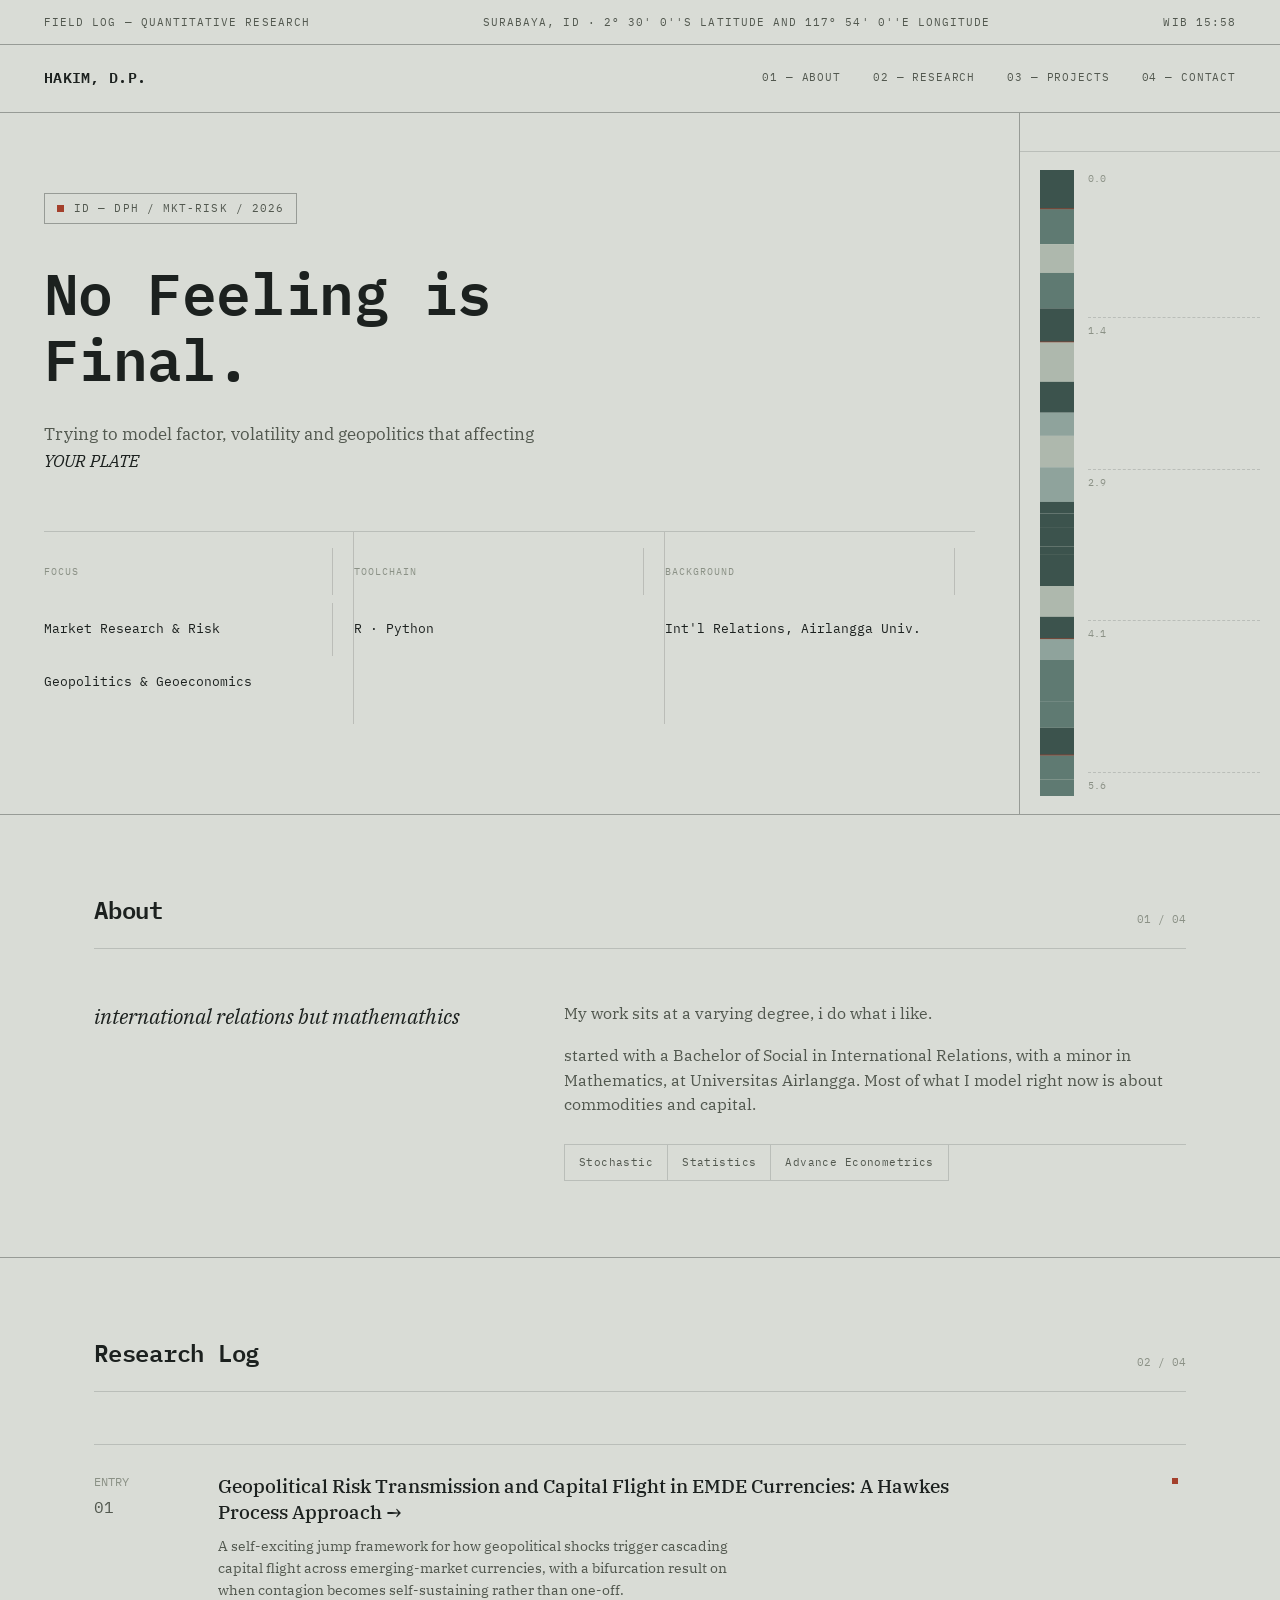
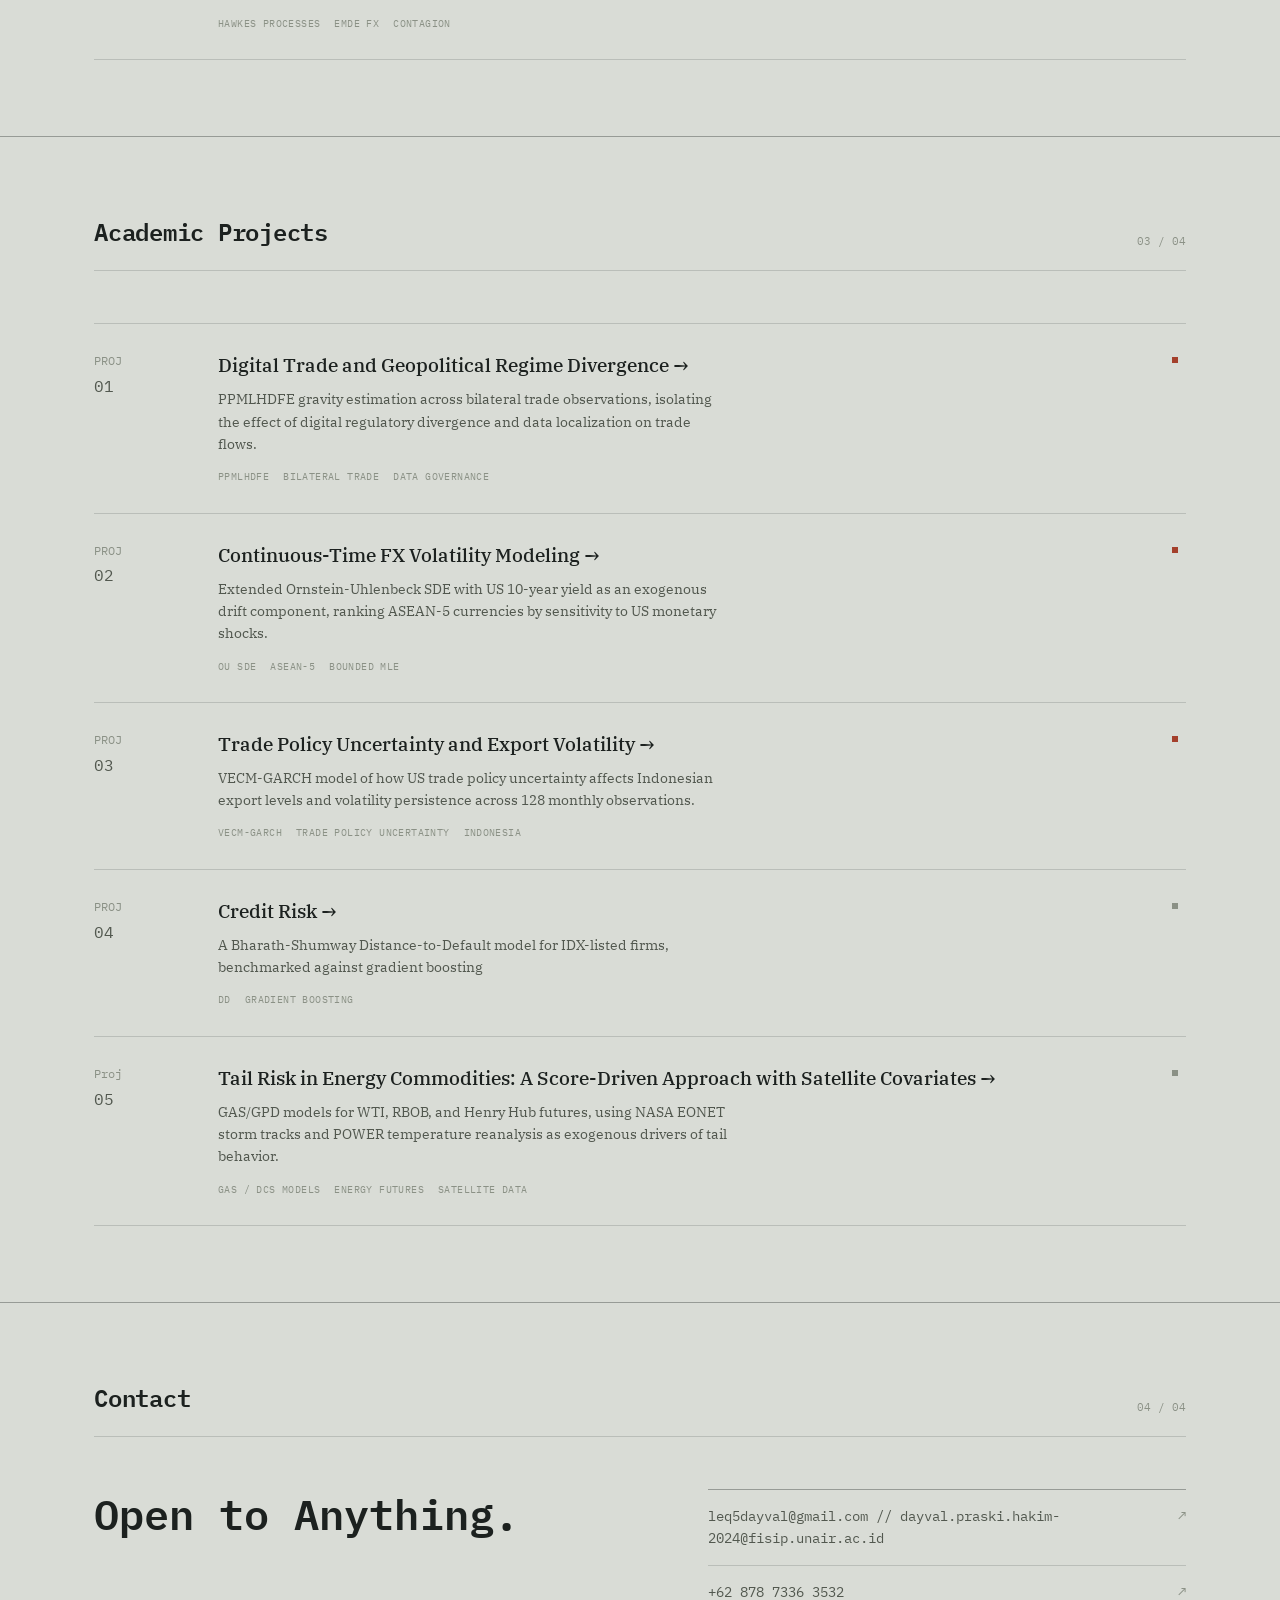
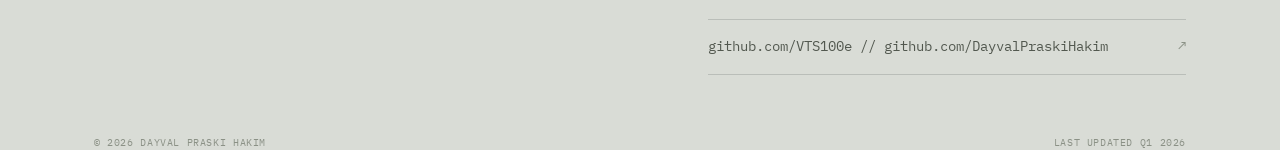
<file: index.html>
<!DOCTYPE html>
<html lang="en">
<head>
<meta charset="UTF-8">
<meta name="viewport" content="width=device-width, initial-scale=1.0">
<title>Dayval Praski Hakim — Quantitative Research</title>
<meta name="description" content="Quantitative analyst working in market risks and research.">

<link rel="preconnect" href="https://fonts.googleapis.com">
<link rel="preconnect" href="https://fonts.gstatic.com" crossorigin>
<link href="https://fonts.googleapis.com/css2?family=IBM+Plex+Mono:wght@300;400;500;600;700&family=IBM+Plex+Serif:ital,wght@0,400;0,500;1,400&display=swap" rel="stylesheet">

<link rel="stylesheet" href="style.css">
    <script data-goatcounter="https://leq.goatcounter.com/count" async src="//gc.zgo.at/count.js"></script>
</head>
<body>

<div class="topstrip">
  <span>FIELD LOG — QUANTITATIVE RESEARCH</span>
  <span class="mid">SURABAYA, ID ·  2° 30' 0''S latitude and 117° 54' 0''E longitude</span>
  <span id="clock">—</span>
</div>

<nav>
  <div class="nav-mark"><a href="index.html">HAKIM, D.P.</a></div>
  <div class="nav-links">
    <a href="#about">01 — About</a>
    <a href="#research">02 — Research</a>
    <a href="#projects">03 — Projects</a>
    <a href="#contact">04 — Contact</a>
  </div>
</nav>

<div class="hero">
  <div class="hero-main">
    <div class="file-tag"><span class="sq"></span>ID — DPH / MKT-RISK / 2026</div>
    <h1 class="hero-title">No Feeling is Final.</h1>
    <p class="hero-sub">Trying to model factor, volatility and geopolitics that affecting <em>YOUR PLATE</em> </p>
    <div class="hero-fields">
      <div>
        <div class="k">Focus</div>
        <div class="v">Market Research & Risk</div>
        <div class="v">Geopolitics & Geoeconomics</div>
      </div>
      <div>
        <div class="k">Toolchain</div>
        <div class="v">R · Python </div>
      </div>
      <div>
        <div class="k">Background</div>
        <div class="v">Int'l Relations, Airlangga Univ.</div>
      </div>
    </div>
  </div>

  <div class="core-panel">
    <div class="core-head">
      <div class="label"></div>
    </div>
    <div class="core-strip-wrap">
      <svg class="core-strip" id="coreSvg" viewBox="0 0 34 520" preserveAspectRatio="none"></svg>
      <div class="core-marks">
        <div class="mark"><span>0.0</span><span class="note"></span></div>
        <div class="mark"><span>1.4</span><span class="note"></span></div>
        <div class="mark"><span>2.9</span><span class="note"></span></div>
        <div class="mark"><span>4.1</span><span class="note"></span></div>
        <div class="mark"><span>5.6</span><span class="note"></span></div>
      </div>
    </div>
  </div>
</div>

<section id="about">
  <div class="wrap">
    <div class="section-head">
      <h2 class="section-title">About</h2>
      <span class="section-num">01 / 04</span>
    </div>
    <div class="about-grid">
      <div>
        <p class="about-lede"> international relations but mathemathics</p>
      </div>
      <div class="about-body">
        <p>My work sits at a varying degree, i do what i like.</p>
        <p>started with a Bachelor of Social in International Relations, with a minor in Mathematics, at Universitas Airlangga. Most of what I model right now is about commodities and capital.</p>
        <div class="field-tags">
          <span>Stochastic</span>
          <span>Statistics</span>
          <span>Advance Econometrics</span>
        </div>
      </div>
    </div>
  </div>
</section>

<section id="research">
  <div class="wrap">
    <div class="section-head">
      <h2 class="section-title">Research Log</h2>
      <span class="section-num">02 / 04</span>
    </div>

    <div class="paper">
      <div class="paper-id">ENTRY<span class="n">01</span></div>
      <div>
        <div class="paper-title"><a href="main-project-a.html">Geopolitical Risk Transmission and Capital Flight in EMDE Currencies: A Hawkes Process Approach →</a></div>
        <p class="paper-desc">A self-exciting jump framework for how geopolitical shocks trigger cascading capital flight across emerging-market currencies, with a bifurcation result on when contagion becomes self-sustaining rather than one-off.</p>
        <div class="paper-tags">
          <span>Hawkes Processes</span>
          <span>EMDE FX</span>
          <span>Contagion</span>
        </div>
      </div>
      <div class="paper-status active"></div>
    </div>
  </div>
</section>

<section id="projects">
  <div class="wrap">
    <div class="section-head">
      <h2 class="section-title">Academic Projects</h2>
      <span class="section-num">03 / 04</span>
    </div>

    <div class="paper">
      <div class="paper-id">PROJ<span class="n">01</span></div>
      <div>
        <div class="paper-title"><a href="digital-trade.html">Digital Trade and Geopolitical Regime Divergence →</a></div>
        <p class="paper-desc">PPMLHDFE gravity estimation across bilateral trade observations, isolating the effect of digital regulatory divergence and data localization on trade flows.</p>
        <div class="paper-tags">
          <span>PPMLHDFE</span>
          <span>Bilateral Trade</span>
          <span>Data Governance</span>
        </div>
      </div>
      <div class="paper-status active"></div>
    </div>

    <div class="paper">
      <div class="paper-id">PROJ<span class="n">02</span></div>
      <div>
        <div class="paper-title"><a href="fx-volatility.html">Continuous-Time FX Volatility Modeling →</a></div>
        <p class="paper-desc">Extended Ornstein-Uhlenbeck SDE with US 10-year yield as an exogenous drift component, ranking ASEAN-5 currencies by sensitivity to US monetary shocks.</p>
        <div class="paper-tags">
          <span>OU SDE</span>
          <span>ASEAN-5</span>
          <span>Bounded MLE</span>
        </div>
      </div>
      <div class="paper-status active"></div>
    </div>

    <div class="paper">
      <div class="paper-id">PROJ<span class="n">03</span></div>
      <div>
        <div class="paper-title"><a href="export-volatility.html">Trade Policy Uncertainty and Export Volatility →</a></div>
        <p class="paper-desc">VECM-GARCH model of how US trade policy uncertainty affects Indonesian export levels and volatility persistence across 128 monthly observations.</p>
        <div class="paper-tags">
          <span>VECM-GARCH</span>
          <span>Trade Policy Uncertainty</span>
          <span>Indonesia</span>
        </div>
      </div>
      <div class="paper-status active"></div>
    </div>

    <div class="paper">
      <div class="paper-id">PROJ<span class="n">04</span></div>
      <div>
        <div class="paper-title"><a href="geo-contagion.html">Credit Risk →</a></div>
        <p class="paper-desc">A Bharath-Shumway Distance-to-Default model for IDX-listed firms, benchmarked against gradient boosting</p>
        <div class="paper-tags">
          <span>DD</span>
          <span>Gradient Boosting</span>
        </div>
      </div>
      <div class="paper-status"></div>
    </div>
    
    <div class="paper">
      <div class="paper-id">Proj<span class="n">05</span></div>
      <div>
        <div class="paper-title"><a href="main-project-c.html">Tail Risk in Energy Commodities: A Score-Driven Approach with Satellite Covariates →</a></div>
        <p class="paper-desc">GAS/GPD models for WTI, RBOB, and Henry Hub futures, using NASA EONET storm tracks and POWER temperature reanalysis as exogenous drivers of tail behavior.</p>
        <div class="paper-tags">
          <span>GAS / DCS Models</span>
          <span>Energy Futures</span>
          <span>Satellite Data</span>
        </div>
      </div>
      <div class="paper-status"></div>
    </div>  
      
  </div>
</section>

<section id="contact" class="contact-section">
  <div class="wrap">
    <div class="section-head">
      <h2 class="section-title">Contact</h2>
      <span class="section-num">04 / 04</span>
    </div>
    <div class="contact-grid">
      <div class="contact-lede">Open to Anything.</div>
      <div class="contact-links">
        <a href="mailto:leq5dayval@gmail.com">leq5dayval@gmail.com // dayval.praski.hakim-2024@fisip.unair.ac.id</a>
        <a href="tel:+6287873363532">+62 878 7336 3532</a>
        <a href="https://github.com/VTS100e" target="_blank" rel="noopener">github.com/VTS100e // github.com/DayvalPraskiHakim</a>
      </div>
    </div>
  </div>
</section>

<footer class="wrap">
  <span>© 2026 Dayval Praski Hakim</span>
  <span>Last updated Q1 2026</span>
</footer>

<script>
  // clock
  function tick(){
    const now = new Date();
    const hh = String(now.getHours()).padStart(2,'0');
    const mm = String(now.getMinutes()).padStart(2,'0');
    document.getElementById('clock').textContent = `WIB ${hh}:${mm}`;
  }
  tick(); setInterval(tick, 1000*30);


  (function(){
    const svg = document.getElementById('coreSvg');
    const ns = 'http://www.w3.org/2000/svg';
    const colors = ['#aeb8ad','#8fa39c','#5f7a72','#3c534d'];
    let seed = 42;
    function rand(){ seed = (seed*9301+49297) % 233280; return seed/233280; }

    let y = 0;
    const w = 34;
    while(y < 520){
      const h = 6 + rand()*30;
      const c = colors[Math.floor(rand()*colors.length)];
      const rect = document.createElementNS(ns,'rect');
      rect.setAttribute('x',0);
      rect.setAttribute('y',y);
      rect.setAttribute('width',w);
      rect.setAttribute('height',h);
      rect.setAttribute('fill',c);
      svg.appendChild(rect);

      if(rand() > 0.82){
        const line = document.createElementNS(ns,'line');
        line.setAttribute('x1',0); line.setAttribute('x2',w);
        line.setAttribute('y1',y+h); line.setAttribute('y2',y+h);
        line.setAttribute('stroke','#a4402c');
        line.setAttribute('stroke-width','1.5');
        line.setAttribute('opacity','0.7');
        svg.appendChild(line);
      }
      y += h;
    }
  })();
</script>

</body>
</html>
</file>
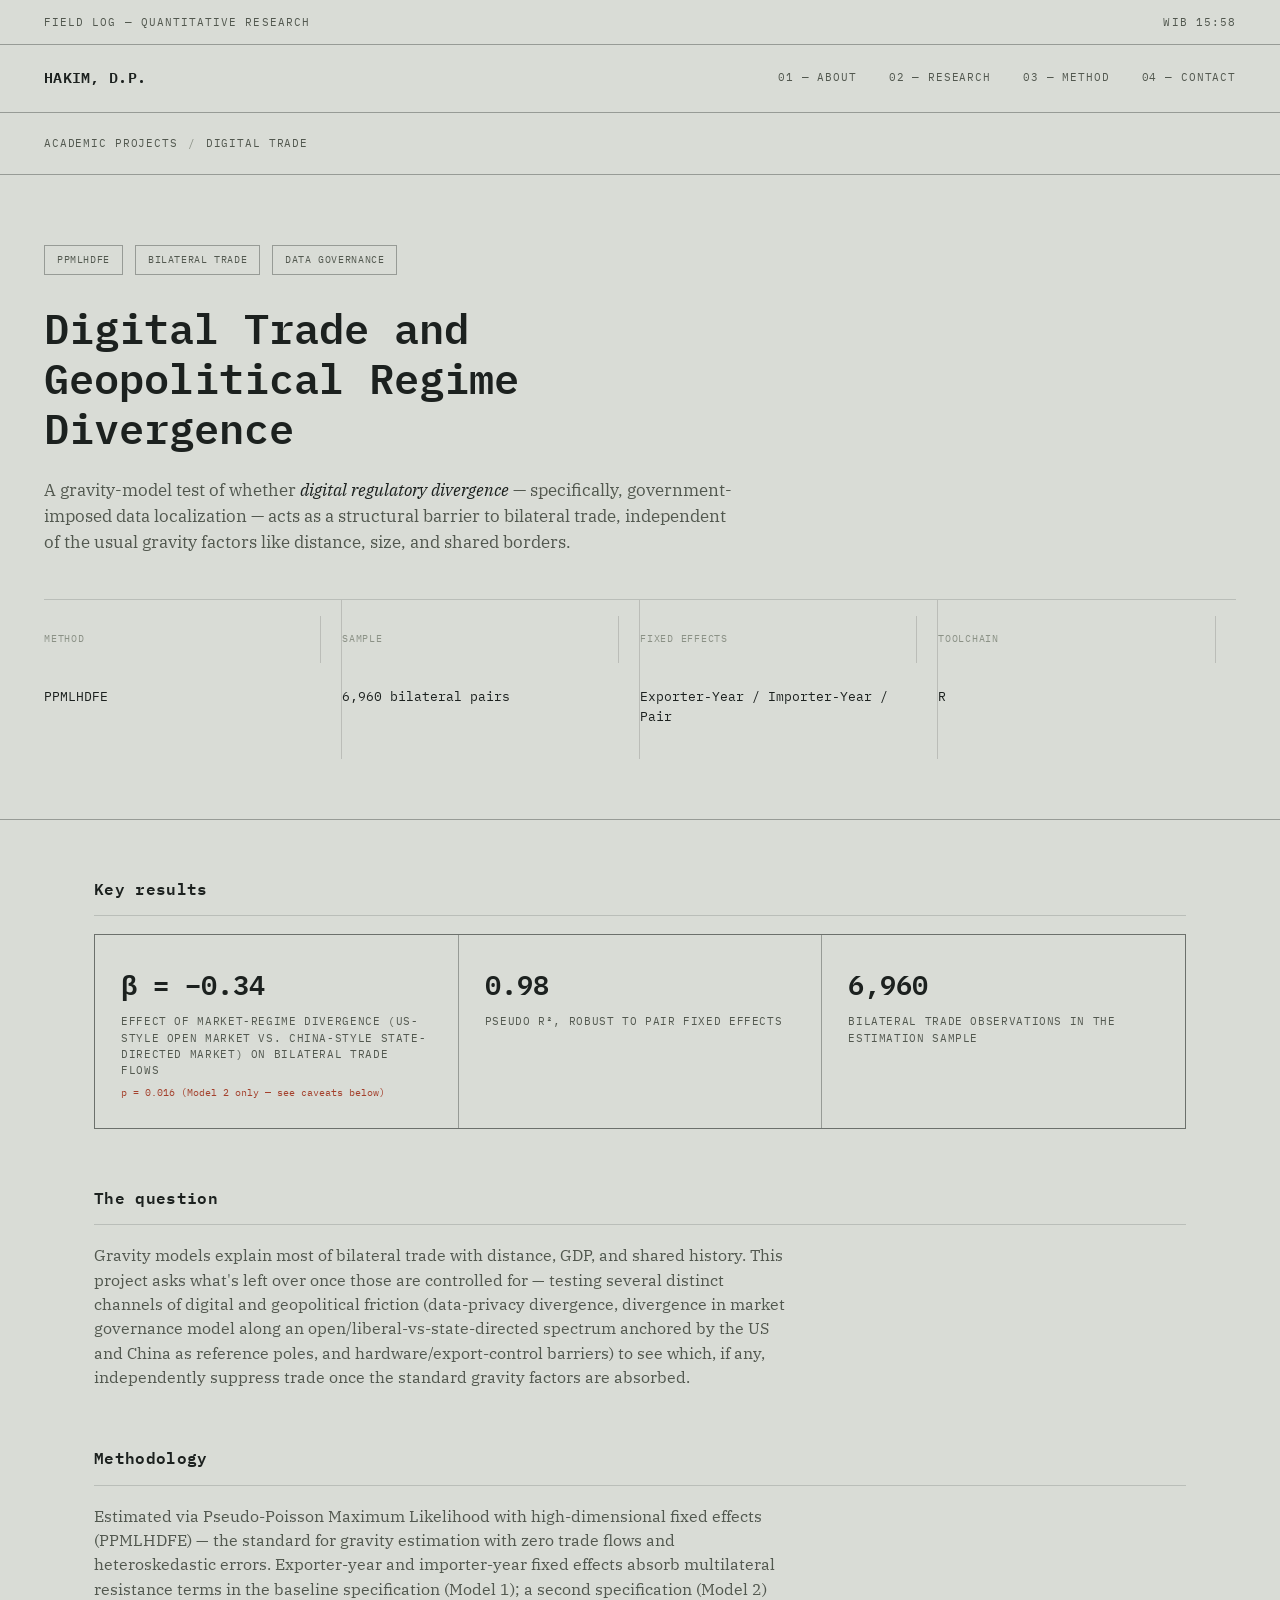
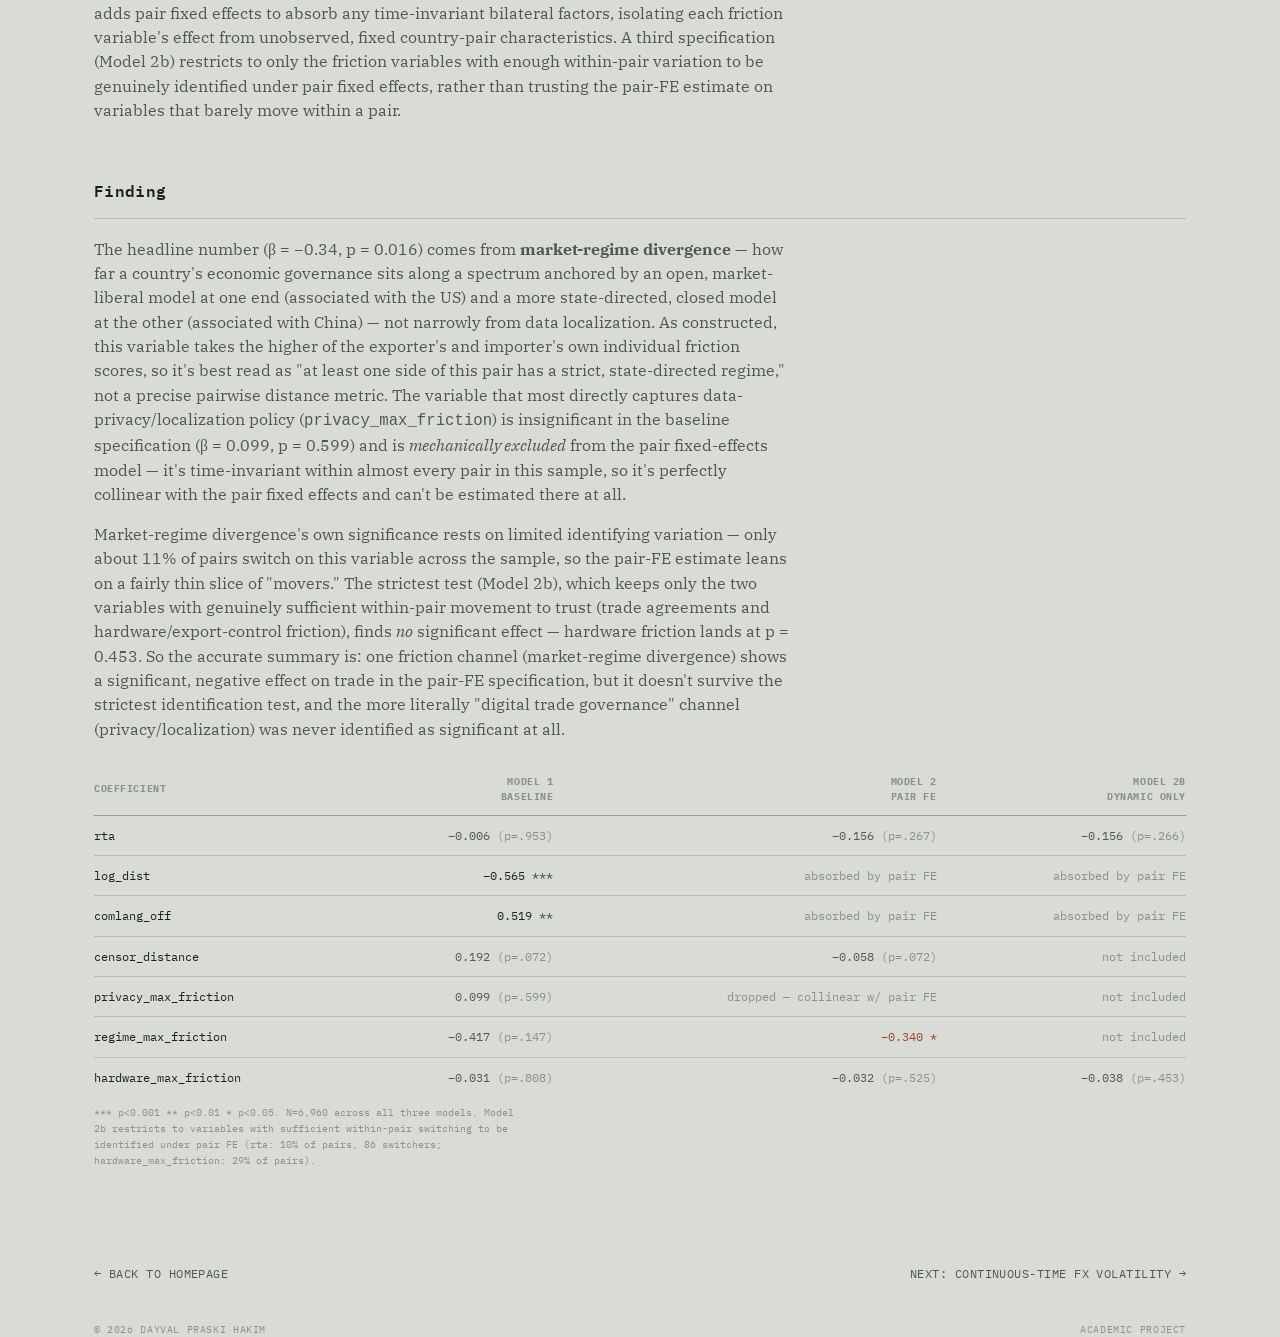
<file: digital-trade.html>
<!DOCTYPE html>
<html lang="en">
<head>
<meta charset="UTF-8">
<meta name="viewport" content="width=device-width, initial-scale=1.0">
<title>Digital Trade &amp; Geopolitical Regime Divergence — D. P. Hakim</title>
<meta name="description" content="PPMLHDFE gravity estimation on how digital regulatory divergence and data localization affect bilateral trade flows.">
<link rel="preconnect" href="https://fonts.googleapis.com">
<link rel="preconnect" href="https://fonts.gstatic.com" crossorigin>
<link href="https://fonts.googleapis.com/css2?family=IBM+Plex+Mono:wght@300;400;500;600;700&family=IBM+Plex+Serif:ital,wght@0,400;0,500;1,400&display=swap" rel="stylesheet">
<link rel="stylesheet" href="style.css">
    <script data-goatcounter="https://leq.goatcounter.com/count" async src="//gc.zgo.at/count.js"></script>
</head>
<body>

<div class="topstrip">
  <span>FIELD LOG — QUANTITATIVE RESEARCH</span>
  <span id="clock">—</span>
</div>

<nav>
  <div class="nav-mark"><a href="index.html">HAKIM, D.P.</a></div>
  <div class="nav-links">
    <a href="index.html#about">01 — About</a>
    <a href="index.html#research">02 — Research</a>
    <a href="index.html#method">03 — Method</a>
    <a href="index.html#contact">04 — Contact</a>
  </div>
</nav>

<div class="breadcrumb">
  <a href="index.html">Academic Projects</a>
  <span class="sep">/</span>
  <span>Digital Trade</span>
</div>

<div class="pd-hero">
  <div class="pd-tags">
    <span>PPMLHDFE</span>
    <span>Bilateral Trade</span>
    <span>Data Governance</span>
  </div>
  <h1 class="pd-title">Digital Trade and Geopolitical Regime Divergence</h1>
  <p class="pd-abstract">A gravity-model test of whether <em>digital regulatory divergence</em> — specifically, government-imposed data localization — acts as a structural barrier to bilateral trade, independent of the usual gravity factors like distance, size, and shared borders.</p>

  <div class="pd-meta">
    <div>
      <div class="k">Method</div>
      <div class="v">PPMLHDFE</div>
    </div>
    <div>
      <div class="k">Sample</div>
      <div class="v">6,960 bilateral pairs</div>
    </div>
    <div>
      <div class="k">Fixed Effects</div>
      <div class="v">Exporter-Year / Importer-Year / Pair</div>
    </div>
    <div>
      <div class="k">Toolchain</div>
      <div class="v">R</div>
    </div>
  </div>
</div>

<div class="wrap">

  <div class="pd-block" style="margin-top:56px;">
    <h3>Key results</h3>
    <div class="stat-grid">
      <div class="stat-cell">
        <div class="num">β = −0.34</div>
        <div class="lbl">Effect of market-regime divergence (US-style open market vs. China-style state-directed market) on bilateral trade flows</div>
        <div class="flag-note">p = 0.016 (Model 2 only — see caveats below)</div>
      </div>
      <div class="stat-cell">
        <div class="num">0.98</div>
        <div class="lbl">Pseudo R², robust to pair fixed effects</div>
      </div>
      <div class="stat-cell">
        <div class="num">6,960</div>
        <div class="lbl">Bilateral trade observations in the estimation sample</div>
      </div>
    </div>
  </div>

  <div class="pd-block">
    <h3>The question</h3>
    <p>Gravity models explain most of bilateral trade with distance, GDP, and shared history. This project asks what's left over once those are controlled for — testing several distinct channels of digital and geopolitical friction (data-privacy divergence, divergence in market governance model along an open/liberal-vs-state-directed spectrum anchored by the US and China as reference poles, and hardware/export-control barriers) to see which, if any, independently suppress trade once the standard gravity factors are absorbed.</p>
  </div>

  <div class="pd-block">
    <h3>Methodology</h3>
    <p>Estimated via Pseudo-Poisson Maximum Likelihood with high-dimensional fixed effects (PPMLHDFE) — the standard for gravity estimation with zero trade flows and heteroskedastic errors. Exporter-year and importer-year fixed effects absorb multilateral resistance terms in the baseline specification (Model 1); a second specification (Model 2) adds pair fixed effects to absorb any time-invariant bilateral factors, isolating each friction variable's effect from unobserved, fixed country-pair characteristics. A third specification (Model 2b) restricts to only the friction variables with enough within-pair variation to be genuinely identified under pair fixed effects, rather than trusting the pair-FE estimate on variables that barely move within a pair.</p>
  </div>

  <div class="pd-block">
    <h3>Finding</h3>
    <p>The headline number (β = −0.34, p = 0.016) comes from <strong>market-regime divergence</strong> — how far a country's economic governance sits along a spectrum anchored by an open, market-liberal model at one end (associated with the US) and a more state-directed, closed model at the other (associated with China) — not narrowly from data localization. As constructed, this variable takes the higher of the exporter's and importer's own individual friction scores, so it's best read as "at least one side of this pair has a strict, state-directed regime," not a precise pairwise distance metric. The variable that most directly captures data-privacy/localization policy (<code>privacy_max_friction</code>) is insignificant in the baseline specification (β = 0.099, p = 0.599) and is <em>mechanically excluded</em> from the pair fixed-effects model — it's time-invariant within almost every pair in this sample, so it's perfectly collinear with the pair fixed effects and can't be estimated there at all.</p>
    <p>Market-regime divergence's own significance rests on limited identifying variation — only about 11% of pairs switch on this variable across the sample, so the pair-FE estimate leans on a fairly thin slice of "movers." The strictest test (Model 2b), which keeps only the two variables with genuinely sufficient within-pair movement to trust (trade agreements and hardware/export-control friction), finds <em>no</em> significant effect — hardware friction lands at p = 0.453. So the accurate summary is: one friction channel (market-regime divergence) shows a significant, negative effect on trade in the pair-FE specification, but it doesn't survive the strictest identification test, and the more literally "digital trade governance" channel (privacy/localization) was never identified as significant at all.</p>

    <table style="width:100%; border-collapse:collapse; margin:24px 0 8px; font-family:'IBM Plex Mono', monospace; font-size:0.78rem;">
      <thead>
        <tr style="border-bottom:1px solid var(--rule-strong);">
          <th style="text-align:left; padding:10px 12px 10px 0; color:var(--ink-faint); font-size:0.6rem; letter-spacing:0.06em; text-transform:uppercase;">Coefficient</th>
          <th style="text-align:right; padding:10px 12px; color:var(--ink-faint); font-size:0.6rem; letter-spacing:0.06em; text-transform:uppercase;">Model 1<br>Baseline</th>
          <th style="text-align:right; padding:10px 12px; color:var(--ink-faint); font-size:0.6rem; letter-spacing:0.06em; text-transform:uppercase;">Model 2<br>Pair FE</th>
          <th style="text-align:right; padding:10px 0 10px 12px; color:var(--ink-faint); font-size:0.6rem; letter-spacing:0.06em; text-transform:uppercase;">Model 2b<br>Dynamic only</th>
        </tr>
      </thead>
      <tbody>
        <tr style="border-bottom:1px solid var(--rule);">
          <td style="padding:10px 12px 10px 0; color:var(--ink);">rta</td>
          <td style="text-align:right; padding:10px 12px; color:var(--ink-dim);">−0.006<span style="color:var(--ink-faint);"> (p=.953)</span></td>
          <td style="text-align:right; padding:10px 12px; color:var(--ink-dim);">−0.156<span style="color:var(--ink-faint);"> (p=.267)</span></td>
          <td style="text-align:right; padding:10px 0 10px 12px; color:var(--ink-dim);">−0.156<span style="color:var(--ink-faint);"> (p=.266)</span></td>
        </tr>
        <tr style="border-bottom:1px solid var(--rule);">
          <td style="padding:10px 12px 10px 0; color:var(--ink);">log_dist</td>
          <td style="text-align:right; padding:10px 12px; color:var(--ink);">−0.565<span style="color:var(--core-4);"> ***</span></td>
          <td style="text-align:right; padding:10px 12px; color:var(--ink-faint);">absorbed by pair FE</td>
          <td style="text-align:right; padding:10px 0 10px 12px; color:var(--ink-faint);">absorbed by pair FE</td>
        </tr>
        <tr style="border-bottom:1px solid var(--rule);">
          <td style="padding:10px 12px 10px 0; color:var(--ink);">comlang_off</td>
          <td style="text-align:right; padding:10px 12px; color:var(--ink);">0.519<span style="color:var(--core-4);"> **</span></td>
          <td style="text-align:right; padding:10px 12px; color:var(--ink-faint);">absorbed by pair FE</td>
          <td style="text-align:right; padding:10px 0 10px 12px; color:var(--ink-faint);">absorbed by pair FE</td>
        </tr>
        <tr style="border-bottom:1px solid var(--rule);">
          <td style="padding:10px 12px 10px 0; color:var(--ink);">censor_distance</td>
          <td style="text-align:right; padding:10px 12px; color:var(--ink-dim);">0.192<span style="color:var(--ink-faint);"> (p=.072)</span></td>
          <td style="text-align:right; padding:10px 12px; color:var(--ink-dim);">−0.058<span style="color:var(--ink-faint);"> (p=.072)</span></td>
          <td style="text-align:right; padding:10px 0 10px 12px; color:var(--ink-faint);">not included</td>
        </tr>
        <tr style="border-bottom:1px solid var(--rule);">
          <td style="padding:10px 12px 10px 0; color:var(--ink);">privacy_max_friction</td>
          <td style="text-align:right; padding:10px 12px; color:var(--ink-dim);">0.099<span style="color:var(--ink-faint);"> (p=.599)</span></td>
          <td style="text-align:right; padding:10px 12px; color:var(--ink-faint);">dropped — collinear w/ pair FE</td>
          <td style="text-align:right; padding:10px 0 10px 12px; color:var(--ink-faint);">not included</td>
        </tr>
        <tr style="border-bottom:1px solid var(--rule);">
          <td style="padding:10px 12px 10px 0; color:var(--ink);">regime_max_friction</td>
          <td style="text-align:right; padding:10px 12px; color:var(--ink-dim);">−0.417<span style="color:var(--ink-faint);"> (p=.147)</span></td>
          <td style="text-align:right; padding:10px 12px; color:var(--flag);">−0.340<span style="color:var(--flag);"> *</span></td>
          <td style="text-align:right; padding:10px 0 10px 12px; color:var(--ink-faint);">not included</td>
        </tr>
        <tr>
          <td style="padding:10px 12px 10px 0; color:var(--ink);">hardware_max_friction</td>
          <td style="text-align:right; padding:10px 12px; color:var(--ink-dim);">−0.031<span style="color:var(--ink-faint);"> (p=.808)</span></td>
          <td style="text-align:right; padding:10px 12px; color:var(--ink-dim);">−0.032<span style="color:var(--ink-faint);"> (p=.525)</span></td>
          <td style="text-align:right; padding:10px 0 10px 12px; color:var(--ink-dim);">−0.038<span style="color:var(--ink-faint);"> (p=.453)</span></td>
        </tr>
      </tbody>
    </table>
    <p style="font-family:'IBM Plex Mono', monospace; font-size:0.64rem; color:var(--ink-faint); margin-top:4px;">*** p&lt;0.001  ** p&lt;0.01  * p&lt;0.05. N=6,960 across all three models. Model 2b restricts to variables with sufficient within-pair switching to be identified under pair FE (rta: 10% of pairs, 86 switchers; hardware_max_friction: 29% of pairs).</p>
  </div>

  <div class="pd-nav-footer">
    <a href="index.html#method">← Back to homepage</a>
    <a href="fx-volatility.html">Next: Continuous-Time FX Volatility →</a>
  </div>
</div>

<footer class="wrap">
  <span>© 2026 Dayval Praski Hakim</span>
  <span>Academic Project</span>
</footer>

<script>
  function tick(){
    const now = new Date();
    const hh = String(now.getHours()).padStart(2,'0');
    const mm = String(now.getMinutes()).padStart(2,'0');
    document.getElementById('clock').textContent = `WIB ${hh}:${mm}`;
  }
  tick(); setInterval(tick, 1000*30);
</script>

</body>
</html>
</file>
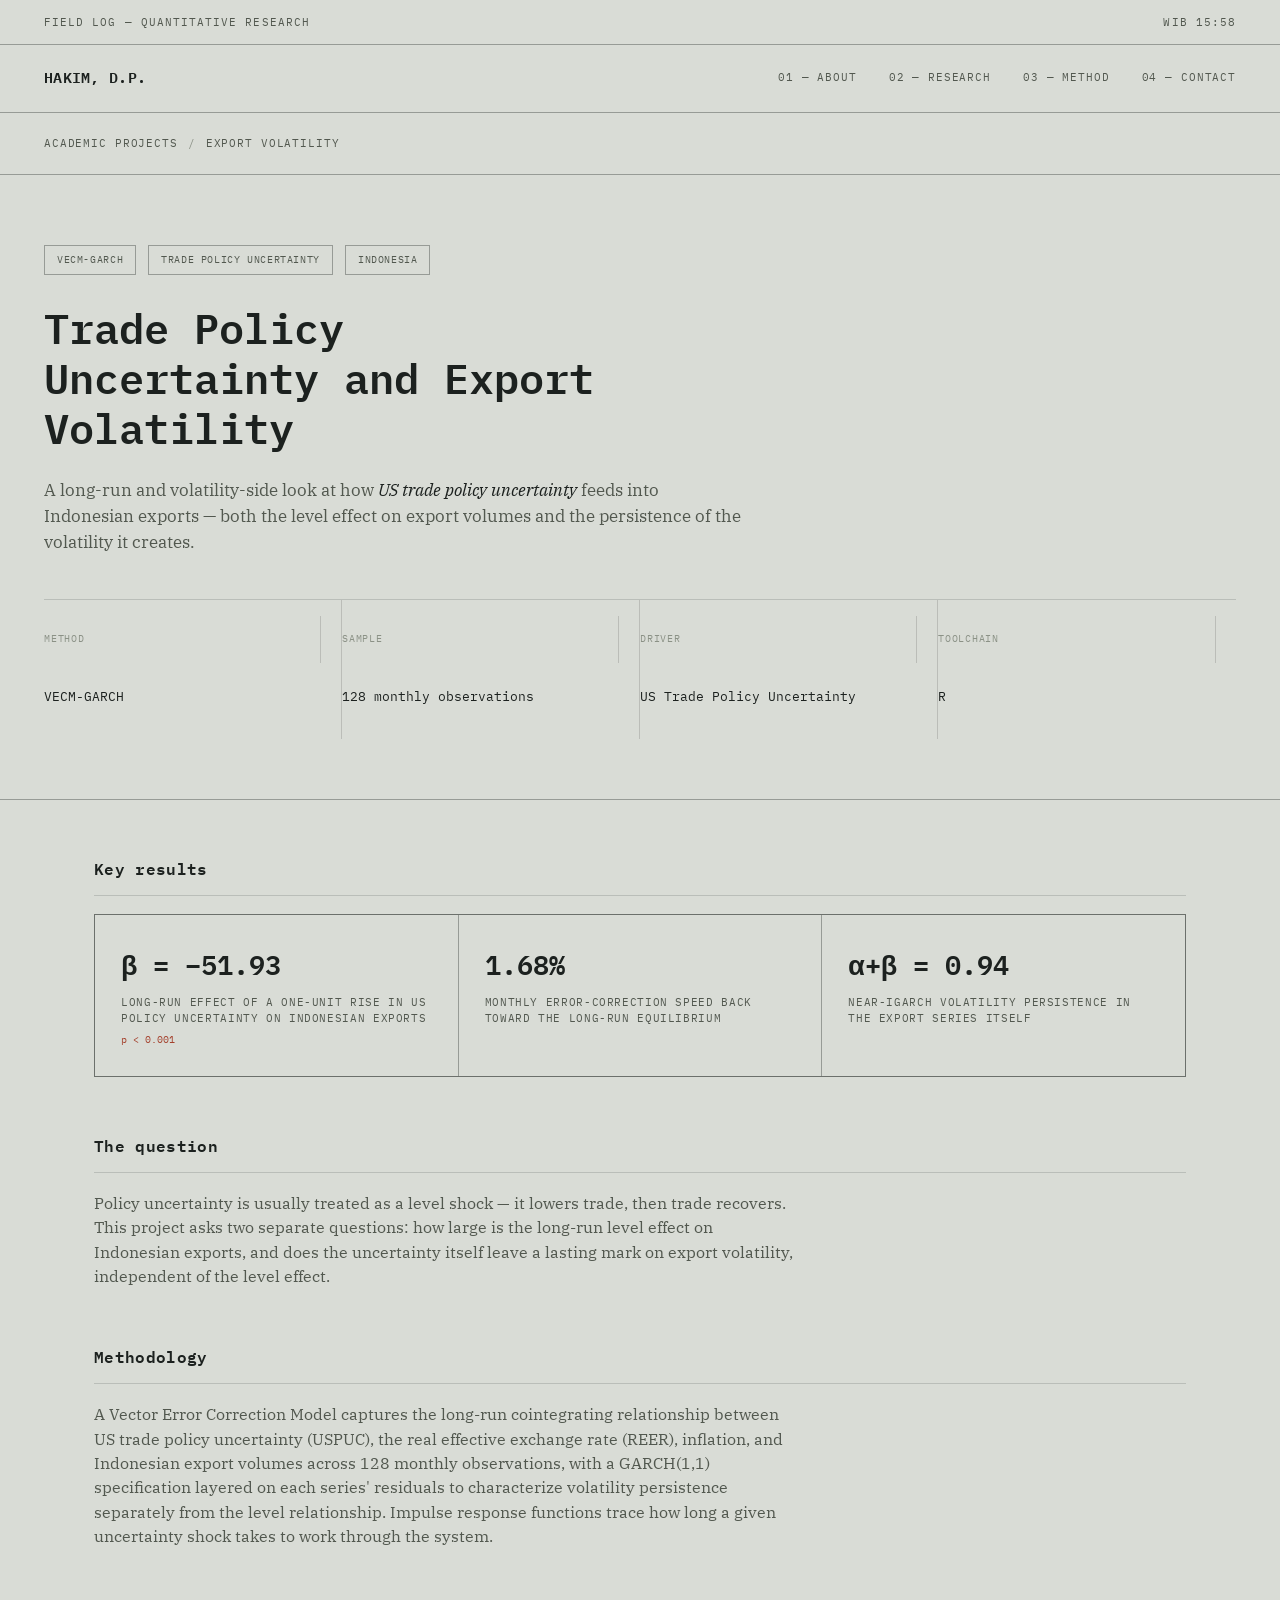
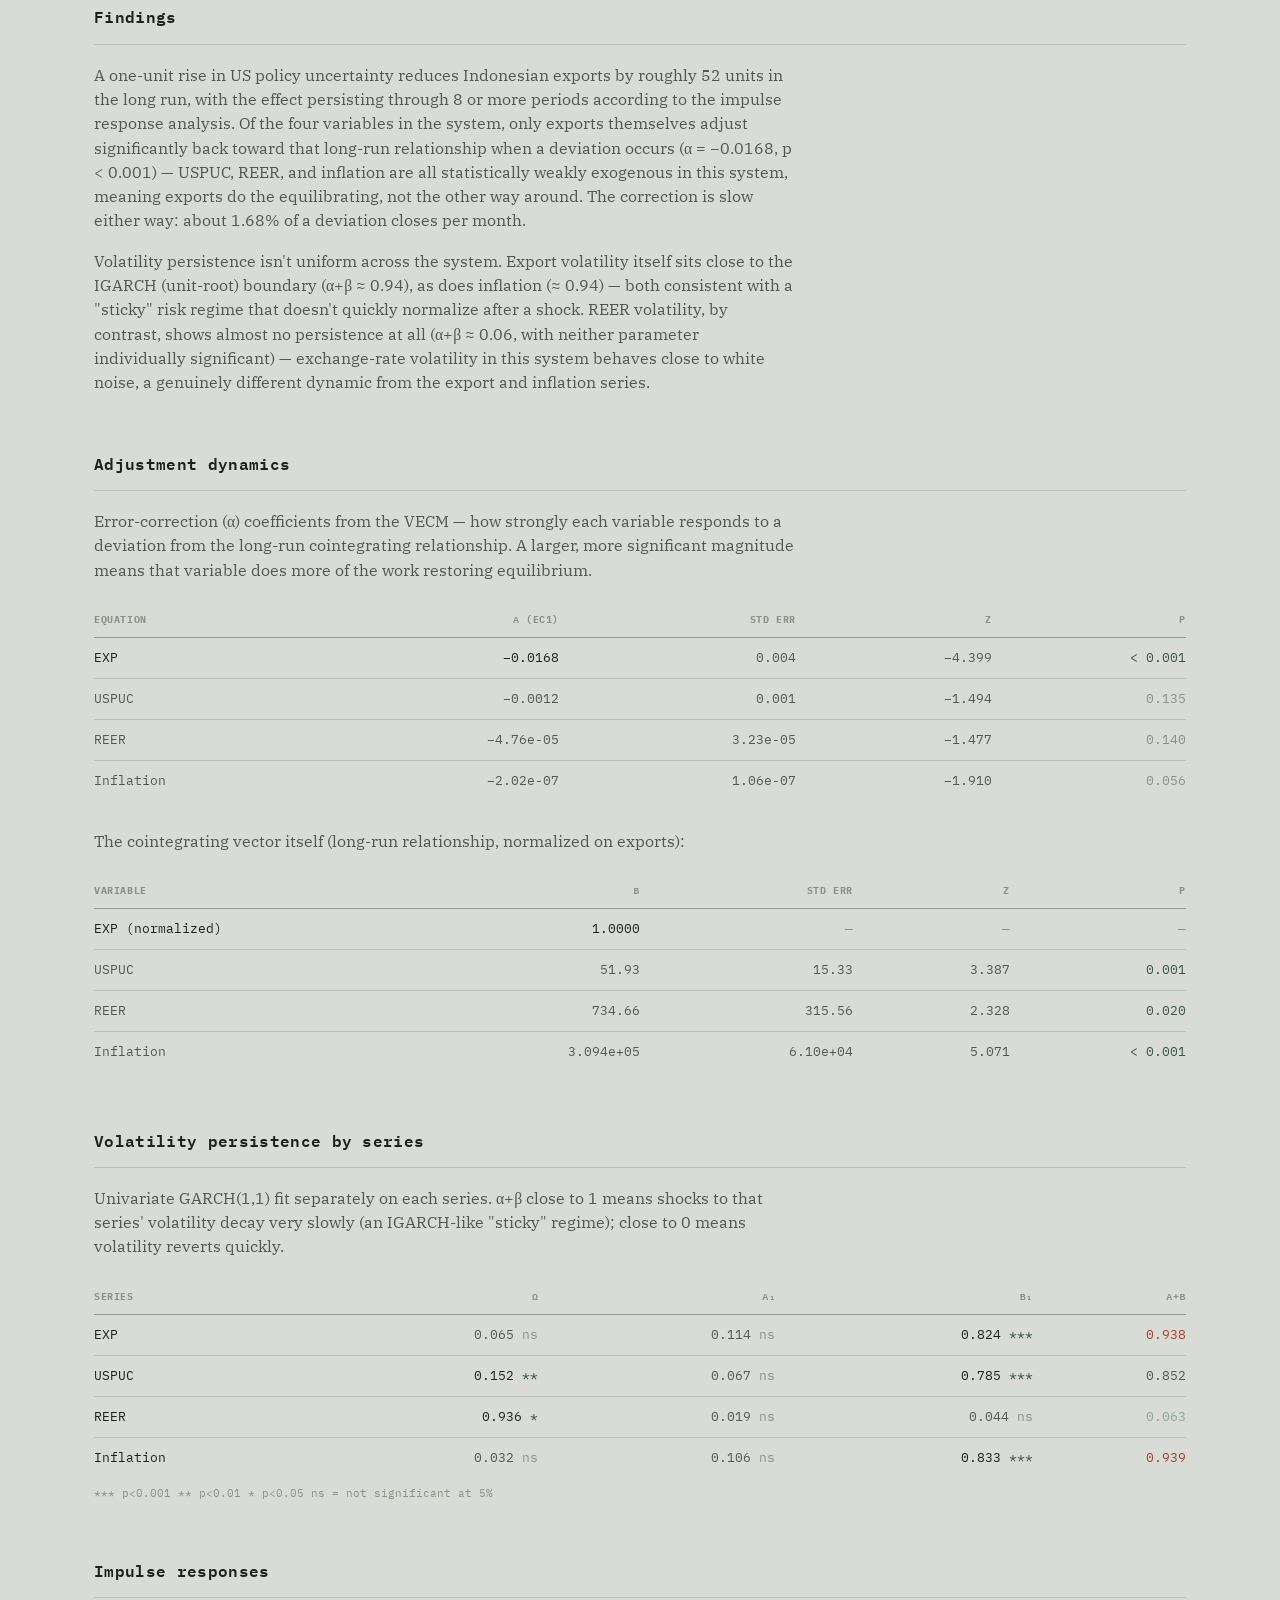
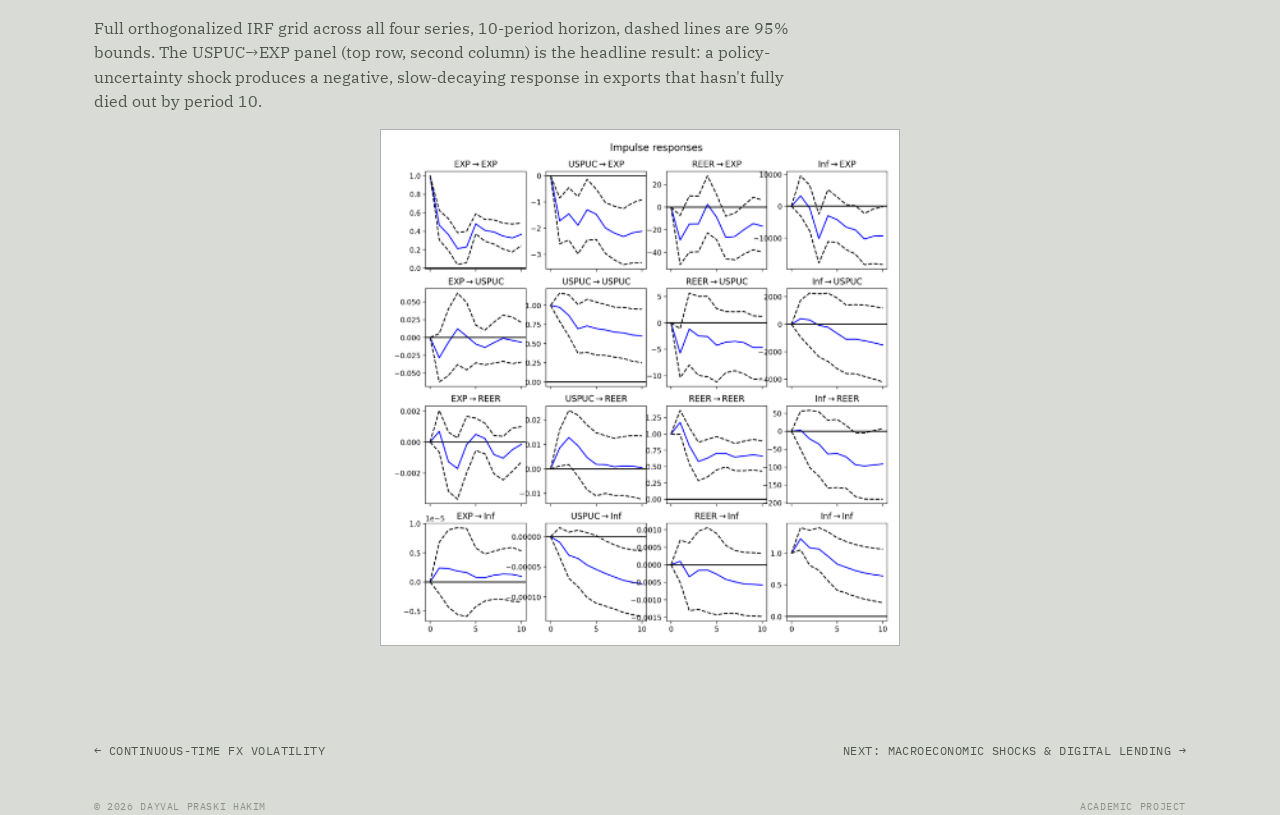
<file: export-volatility.html>
<!DOCTYPE html>
<html lang="en">
<head>
<meta charset="UTF-8">
<meta name="viewport" content="width=device-width, initial-scale=1.0">
<title>Trade Policy Uncertainty &amp; Export Volatility — D. P. Hakim</title>
<meta name="description" content="VECM-GARCH analysis of how US trade policy uncertainty affects Indonesian export levels and volatility.">
<link rel="preconnect" href="https://fonts.googleapis.com">
<link rel="preconnect" href="https://fonts.gstatic.com" crossorigin>
<link href="https://fonts.googleapis.com/css2?family=IBM+Plex+Mono:wght@300;400;500;600;700&family=IBM+Plex+Serif:ital,wght@0,400;0,500;1,400&display=swap" rel="stylesheet">
<link rel="stylesheet" href="style.css">
    <script data-goatcounter="https://leq.goatcounter.com/count" async src="//gc.zgo.at/count.js"></script>
</head>
<body>

<div class="topstrip">
  <span>FIELD LOG — QUANTITATIVE RESEARCH</span>
  <span id="clock">—</span>
</div>

<nav>
  <div class="nav-mark"><a href="index.html">HAKIM, D.P.</a></div>
  <div class="nav-links">
    <a href="index.html#about">01 — About</a>
    <a href="index.html#research">02 — Research</a>
    <a href="index.html#method">03 — Method</a>
    <a href="index.html#contact">04 — Contact</a>
  </div>
</nav>

<div class="breadcrumb">
  <a href="index.html">Academic Projects</a>
  <span class="sep">/</span>
  <span>Export Volatility</span>
</div>

<div class="pd-hero">
  <div class="pd-tags">
    <span>VECM-GARCH</span>
    <span>Trade Policy Uncertainty</span>
    <span>Indonesia</span>
  </div>
  <h1 class="pd-title">Trade Policy Uncertainty and Export Volatility</h1>
  <p class="pd-abstract">A long-run and volatility-side look at how <em>US trade policy uncertainty</em> feeds into Indonesian exports — both the level effect on export volumes and the persistence of the volatility it creates.</p>

  <div class="pd-meta">
    <div>
      <div class="k">Method</div>
      <div class="v">VECM-GARCH</div>
    </div>
    <div>
      <div class="k">Sample</div>
      <div class="v">128 monthly observations</div>
    </div>
    <div>
      <div class="k">Driver</div>
      <div class="v">US Trade Policy Uncertainty</div>
    </div>
    <div>
      <div class="k">Toolchain</div>
      <div class="v">R</div>
    </div>
  </div>
</div>

<div class="wrap">

  <div class="pd-block" style="margin-top:56px;">
    <h3>Key results</h3>
    <div class="stat-grid">
      <div class="stat-cell">
        <div class="num">β = −51.93</div>
        <div class="lbl">Long-run effect of a one-unit rise in US policy uncertainty on Indonesian exports</div>
        <div class="flag-note">p &lt; 0.001</div>
      </div>
      <div class="stat-cell">
        <div class="num">1.68%</div>
        <div class="lbl">Monthly error-correction speed back toward the long-run equilibrium</div>
      </div>
      <div class="stat-cell">
        <div class="num">α+β = 0.94</div>
        <div class="lbl">Near-IGARCH volatility persistence in the export series itself</div>
      </div>
    </div>
  </div>

  <div class="pd-block">
    <h3>The question</h3>
    <p>Policy uncertainty is usually treated as a level shock — it lowers trade, then trade recovers. This project asks two separate questions: how large is the long-run level effect on Indonesian exports, and does the uncertainty itself leave a lasting mark on export volatility, independent of the level effect.</p>
  </div>

  <div class="pd-block">
    <h3>Methodology</h3>
    <p>A Vector Error Correction Model captures the long-run cointegrating relationship between US trade policy uncertainty (USPUC), the real effective exchange rate (REER), inflation, and Indonesian export volumes across 128 monthly observations, with a GARCH(1,1) specification layered on each series' residuals to characterize volatility persistence separately from the level relationship. Impulse response functions trace how long a given uncertainty shock takes to work through the system.</p>
  </div>

  <div class="pd-block">
    <h3>Findings</h3>
    <p>A one-unit rise in US policy uncertainty reduces Indonesian exports by roughly 52 units in the long run, with the effect persisting through 8 or more periods according to the impulse response analysis. Of the four variables in the system, only exports themselves adjust significantly back toward that long-run relationship when a deviation occurs (α = −0.0168, p &lt; 0.001) — USPUC, REER, and inflation are all statistically weakly exogenous in this system, meaning exports do the equilibrating, not the other way around. The correction is slow either way: about 1.68% of a deviation closes per month.</p>
    <p>Volatility persistence isn't uniform across the system. Export volatility itself sits close to the IGARCH (unit-root) boundary (α+β ≈ 0.94), as does inflation (≈ 0.94) — both consistent with a "sticky" risk regime that doesn't quickly normalize after a shock. REER volatility, by contrast, shows almost no persistence at all (α+β ≈ 0.06, with neither parameter individually significant) — exchange-rate volatility in this system behaves close to white noise, a genuinely different dynamic from the export and inflation series.</p>
  </div>

  <div class="pd-block">
    <h3>Adjustment dynamics</h3>
    <p>Error-correction (α) coefficients from the VECM — how strongly each variable responds to a deviation from the long-run cointegrating relationship. A larger, more significant magnitude means that variable does more of the work restoring equilibrium.</p>
    <table style="width:100%; border-collapse:collapse; margin:20px 0 28px; font-family:'IBM Plex Mono', monospace; font-size:0.8rem;">
      <thead>
        <tr style="border-bottom:1px solid var(--rule-strong);">
          <th style="text-align:left; padding:10px 14px 10px 0; color:var(--ink-faint); font-size:0.62rem; letter-spacing:0.06em; text-transform:uppercase;">Equation</th>
          <th style="text-align:right; padding:10px 14px; color:var(--ink-faint); font-size:0.62rem; letter-spacing:0.06em; text-transform:uppercase;">α (ec1)</th>
          <th style="text-align:right; padding:10px 14px; color:var(--ink-faint); font-size:0.62rem; letter-spacing:0.06em; text-transform:uppercase;">Std err</th>
          <th style="text-align:right; padding:10px 14px; color:var(--ink-faint); font-size:0.62rem; letter-spacing:0.06em; text-transform:uppercase;">z</th>
          <th style="text-align:right; padding:10px 0 10px 14px; color:var(--ink-faint); font-size:0.62rem; letter-spacing:0.06em; text-transform:uppercase;">p</th>
        </tr>
      </thead>
      <tbody>
        <tr style="border-bottom:1px solid var(--rule);">
          <td style="padding:10px 14px 10px 0; color:var(--ink);">EXP</td>
          <td style="text-align:right; padding:10px 14px; color:var(--ink);">−0.0168</td>
          <td style="text-align:right; padding:10px 14px; color:var(--ink-dim);">0.004</td>
          <td style="text-align:right; padding:10px 14px; color:var(--ink-dim);">−4.399</td>
          <td style="text-align:right; padding:10px 0 10px 14px; color:var(--core-4);">&lt; 0.001</td>
        </tr>
        <tr style="border-bottom:1px solid var(--rule);">
          <td style="padding:10px 14px 10px 0; color:var(--ink-dim);">USPUC</td>
          <td style="text-align:right; padding:10px 14px; color:var(--ink-dim);">−0.0012</td>
          <td style="text-align:right; padding:10px 14px; color:var(--ink-dim);">0.001</td>
          <td style="text-align:right; padding:10px 14px; color:var(--ink-dim);">−1.494</td>
          <td style="text-align:right; padding:10px 0 10px 14px; color:var(--ink-faint);">0.135</td>
        </tr>
        <tr style="border-bottom:1px solid var(--rule);">
          <td style="padding:10px 14px 10px 0; color:var(--ink-dim);">REER</td>
          <td style="text-align:right; padding:10px 14px; color:var(--ink-dim);">−4.76e-05</td>
          <td style="text-align:right; padding:10px 14px; color:var(--ink-dim);">3.23e-05</td>
          <td style="text-align:right; padding:10px 14px; color:var(--ink-dim);">−1.477</td>
          <td style="text-align:right; padding:10px 0 10px 14px; color:var(--ink-faint);">0.140</td>
        </tr>
        <tr>
          <td style="padding:10px 14px 10px 0; color:var(--ink-dim);">Inflation</td>
          <td style="text-align:right; padding:10px 14px; color:var(--ink-dim);">−2.02e-07</td>
          <td style="text-align:right; padding:10px 14px; color:var(--ink-dim);">1.06e-07</td>
          <td style="text-align:right; padding:10px 14px; color:var(--ink-dim);">−1.910</td>
          <td style="text-align:right; padding:10px 0 10px 14px; color:var(--ink-faint);">0.056</td>
        </tr>
      </tbody>
    </table>

    <p>The cointegrating vector itself (long-run relationship, normalized on exports):</p>
    <table style="width:100%; border-collapse:collapse; margin:20px 0 8px; font-family:'IBM Plex Mono', monospace; font-size:0.8rem;">
      <thead>
        <tr style="border-bottom:1px solid var(--rule-strong);">
          <th style="text-align:left; padding:10px 14px 10px 0; color:var(--ink-faint); font-size:0.62rem; letter-spacing:0.06em; text-transform:uppercase;">Variable</th>
          <th style="text-align:right; padding:10px 14px; color:var(--ink-faint); font-size:0.62rem; letter-spacing:0.06em; text-transform:uppercase;">β</th>
          <th style="text-align:right; padding:10px 14px; color:var(--ink-faint); font-size:0.62rem; letter-spacing:0.06em; text-transform:uppercase;">Std err</th>
          <th style="text-align:right; padding:10px 14px; color:var(--ink-faint); font-size:0.62rem; letter-spacing:0.06em; text-transform:uppercase;">z</th>
          <th style="text-align:right; padding:10px 0 10px 14px; color:var(--ink-faint); font-size:0.62rem; letter-spacing:0.06em; text-transform:uppercase;">p</th>
        </tr>
      </thead>
      <tbody>
        <tr style="border-bottom:1px solid var(--rule);">
          <td style="padding:10px 14px 10px 0; color:var(--ink);">EXP (normalized)</td>
          <td style="text-align:right; padding:10px 14px; color:var(--ink);">1.0000</td>
          <td style="text-align:right; padding:10px 14px; color:var(--ink-faint);">—</td>
          <td style="text-align:right; padding:10px 14px; color:var(--ink-faint);">—</td>
          <td style="text-align:right; padding:10px 0 10px 14px; color:var(--ink-faint);">—</td>
        </tr>
        <tr style="border-bottom:1px solid var(--rule);">
          <td style="padding:10px 14px 10px 0; color:var(--ink-dim);">USPUC</td>
          <td style="text-align:right; padding:10px 14px; color:var(--ink-dim);">51.93</td>
          <td style="text-align:right; padding:10px 14px; color:var(--ink-dim);">15.33</td>
          <td style="text-align:right; padding:10px 14px; color:var(--ink-dim);">3.387</td>
          <td style="text-align:right; padding:10px 0 10px 14px; color:var(--core-4);">0.001</td>
        </tr>
        <tr style="border-bottom:1px solid var(--rule);">
          <td style="padding:10px 14px 10px 0; color:var(--ink-dim);">REER</td>
          <td style="text-align:right; padding:10px 14px; color:var(--ink-dim);">734.66</td>
          <td style="text-align:right; padding:10px 14px; color:var(--ink-dim);">315.56</td>
          <td style="text-align:right; padding:10px 14px; color:var(--ink-dim);">2.328</td>
          <td style="text-align:right; padding:10px 0 10px 14px; color:var(--core-4);">0.020</td>
        </tr>
        <tr>
          <td style="padding:10px 14px 10px 0; color:var(--ink-dim);">Inflation</td>
          <td style="text-align:right; padding:10px 14px; color:var(--ink-dim);">3.094e+05</td>
          <td style="text-align:right; padding:10px 14px; color:var(--ink-dim);">6.10e+04</td>
          <td style="text-align:right; padding:10px 14px; color:var(--ink-dim);">5.071</td>
          <td style="text-align:right; padding:10px 0 10px 14px; color:var(--core-4);">&lt; 0.001</td>
        </tr>
      </tbody>
    </table>
  </div>

  <div class="pd-block">
    <h3>Volatility persistence by series</h3>
    <p>Univariate GARCH(1,1) fit separately on each series. α+β close to 1 means shocks to that series' volatility decay very slowly (an IGARCH-like "sticky" regime); close to 0 means volatility reverts quickly.</p>
    <table style="width:100%; border-collapse:collapse; margin:20px 0 8px; font-family:'IBM Plex Mono', monospace; font-size:0.8rem;">
      <thead>
        <tr style="border-bottom:1px solid var(--rule-strong);">
          <th style="text-align:left; padding:10px 14px 10px 0; color:var(--ink-faint); font-size:0.62rem; letter-spacing:0.06em; text-transform:uppercase;">Series</th>
          <th style="text-align:right; padding:10px 14px; color:var(--ink-faint); font-size:0.62rem; letter-spacing:0.06em; text-transform:uppercase;">ω</th>
          <th style="text-align:right; padding:10px 14px; color:var(--ink-faint); font-size:0.62rem; letter-spacing:0.06em; text-transform:uppercase;">α₁</th>
          <th style="text-align:right; padding:10px 14px; color:var(--ink-faint); font-size:0.62rem; letter-spacing:0.06em; text-transform:uppercase;">β₁</th>
          <th style="text-align:right; padding:10px 0 10px 14px; color:var(--ink-faint); font-size:0.62rem; letter-spacing:0.06em; text-transform:uppercase;">α+β</th>
        </tr>
      </thead>
      <tbody>
        <tr style="border-bottom:1px solid var(--rule);">
          <td style="padding:10px 14px 10px 0; color:var(--ink);">EXP</td>
          <td style="text-align:right; padding:10px 14px; color:var(--ink-dim);">0.065<span style="color:var(--ink-faint);"> ns</span></td>
          <td style="text-align:right; padding:10px 14px; color:var(--ink-dim);">0.114<span style="color:var(--ink-faint);"> ns</span></td>
          <td style="text-align:right; padding:10px 14px; color:var(--ink);">0.824<span style="color:var(--core-4);"> ***</span></td>
          <td style="text-align:right; padding:10px 0 10px 14px; color:var(--flag);">0.938</td>
        </tr>
        <tr style="border-bottom:1px solid var(--rule);">
          <td style="padding:10px 14px 10px 0; color:var(--ink);">USPUC</td>
          <td style="text-align:right; padding:10px 14px; color:var(--ink);">0.152<span style="color:var(--core-4);"> **</span></td>
          <td style="text-align:right; padding:10px 14px; color:var(--ink-dim);">0.067<span style="color:var(--ink-faint);"> ns</span></td>
          <td style="text-align:right; padding:10px 14px; color:var(--ink);">0.785<span style="color:var(--core-4);"> ***</span></td>
          <td style="text-align:right; padding:10px 0 10px 14px; color:var(--ink-dim);">0.852</td>
        </tr>
        <tr style="border-bottom:1px solid var(--rule);">
          <td style="padding:10px 14px 10px 0; color:var(--ink);">REER</td>
          <td style="text-align:right; padding:10px 14px; color:var(--ink);">0.936<span style="color:var(--core-4);"> *</span></td>
          <td style="text-align:right; padding:10px 14px; color:var(--ink-dim);">0.019<span style="color:var(--ink-faint);"> ns</span></td>
          <td style="text-align:right; padding:10px 14px; color:var(--ink-dim);">0.044<span style="color:var(--ink-faint);"> ns</span></td>
          <td style="text-align:right; padding:10px 0 10px 14px; color:var(--core-2);">0.063</td>
        </tr>
        <tr>
          <td style="padding:10px 14px 10px 0; color:var(--ink);">Inflation</td>
          <td style="text-align:right; padding:10px 14px; color:var(--ink-dim);">0.032<span style="color:var(--ink-faint);"> ns</span></td>
          <td style="text-align:right; padding:10px 14px; color:var(--ink-dim);">0.106<span style="color:var(--ink-faint);"> ns</span></td>
          <td style="text-align:right; padding:10px 14px; color:var(--ink);">0.833<span style="color:var(--core-4);"> ***</span></td>
          <td style="text-align:right; padding:10px 0 10px 14px; color:var(--flag);">0.939</td>
        </tr>
      </tbody>
    </table>
    <p style="font-family:'IBM Plex Mono', monospace; font-size:0.66rem; color:var(--ink-faint); margin-top:4px;">*** p&lt;0.001  ** p&lt;0.01  * p&lt;0.05  ns = not significant at 5%</p>
  </div>

  <div class="pd-block">
    <h3>Impulse responses</h3>
    <p>Full orthogonalized IRF grid across all four series, 10-period horizon, dashed lines are 95% bounds. The USPUC→EXP panel (top row, second column) is the headline result: a policy-uncertainty shock produces a negative, slow-decaying response in exports that hasn't fully died out by period 10.</p>
    <img src="figures/IRF_Uncer.png" alt="Impulse response function grid: EXP, USPUC, REER, and Inflation shocks and responses across a 10-period horizon" style="width:100%; max-width:520px; height:auto; display:block; margin:0 auto; border:1px solid var(--rule-strong); background:#fff; padding:8px;">
  </div>

  <div class="pd-nav-footer">
    <a href="fx-volatility.html">← Continuous-Time FX Volatility</a>
    <a href="geo-contagion.html">Next: Macroeconomic Shocks &amp; Digital Lending →</a>
  </div>
</div>

<footer class="wrap">
  <span>© 2026 Dayval Praski Hakim</span>
  <span>Academic Project</span>
</footer>

<script>
  function tick(){
    const now = new Date();
    const hh = String(now.getHours()).padStart(2,'0');
    const mm = String(now.getMinutes()).padStart(2,'0');
    document.getElementById('clock').textContent = `WIB ${hh}:${mm}`;
  }
  tick(); setInterval(tick, 1000*30);
</script>

</body>
</html>
</file>
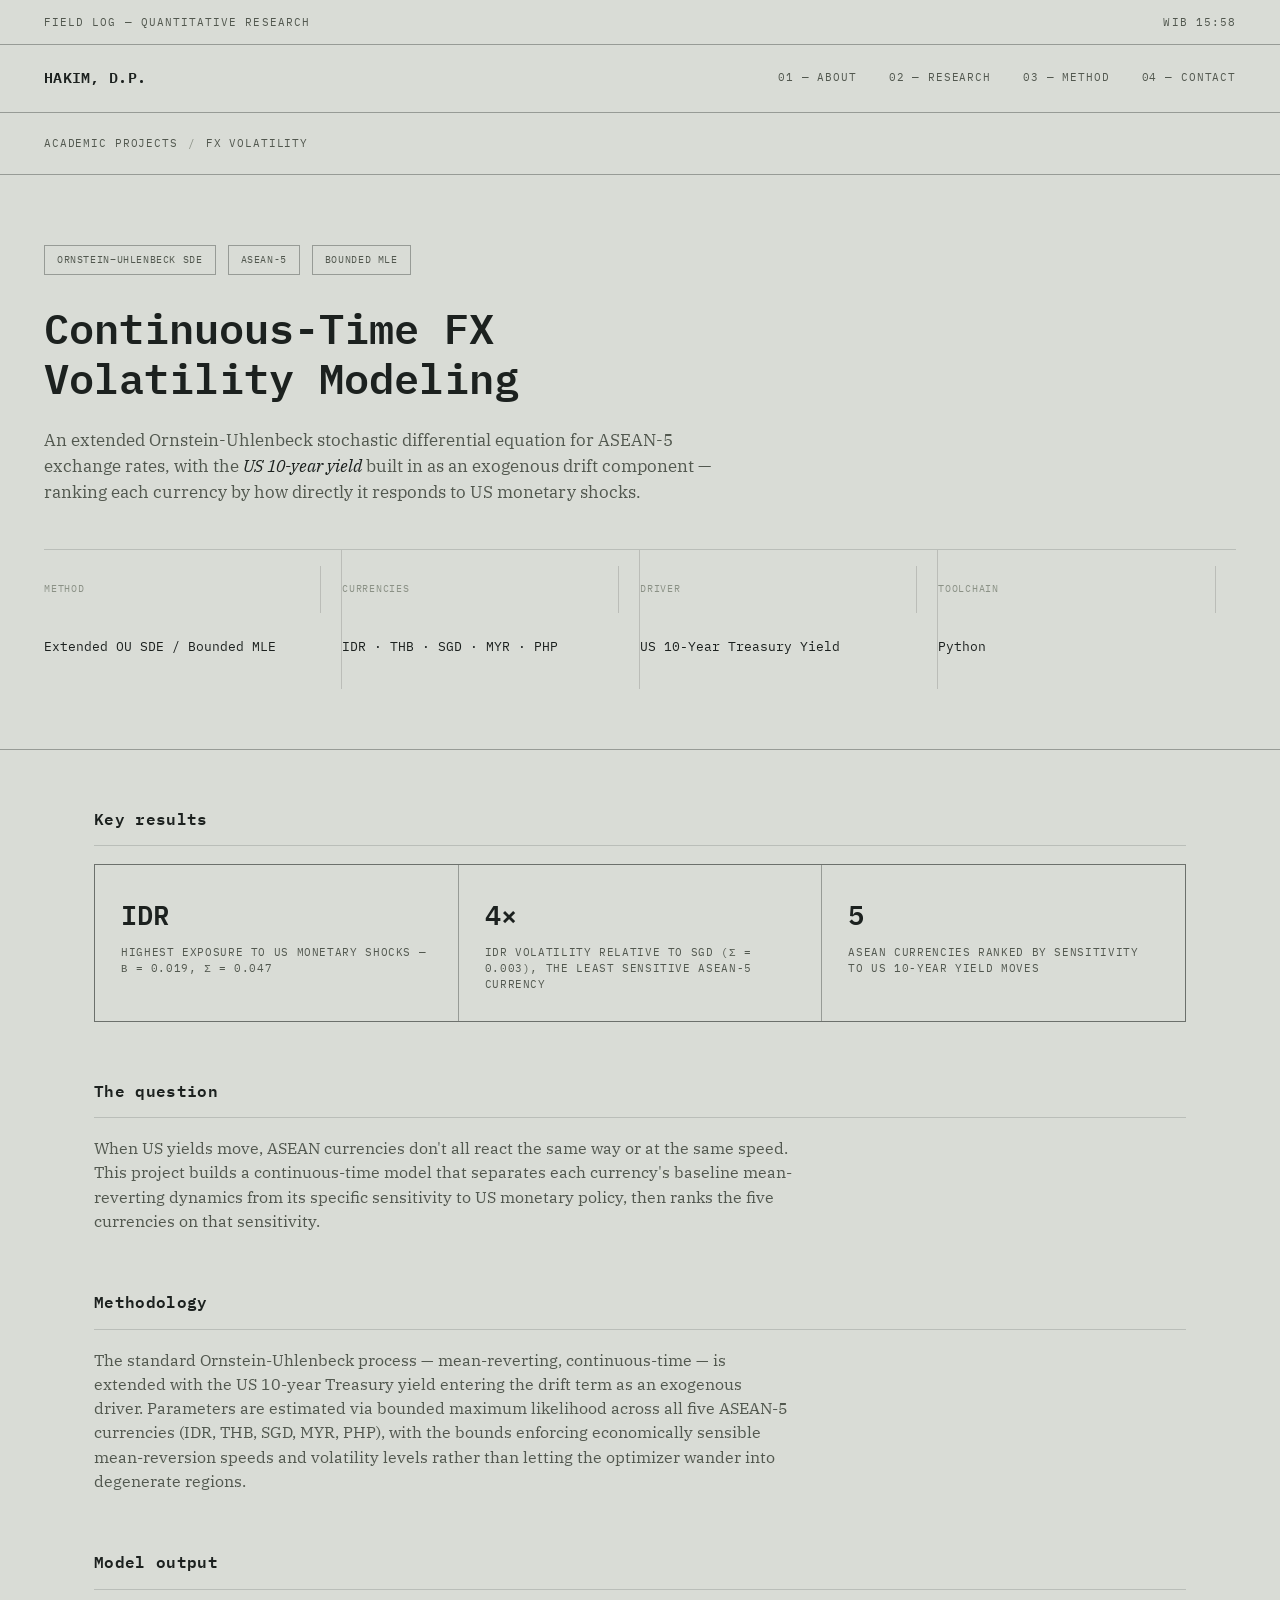
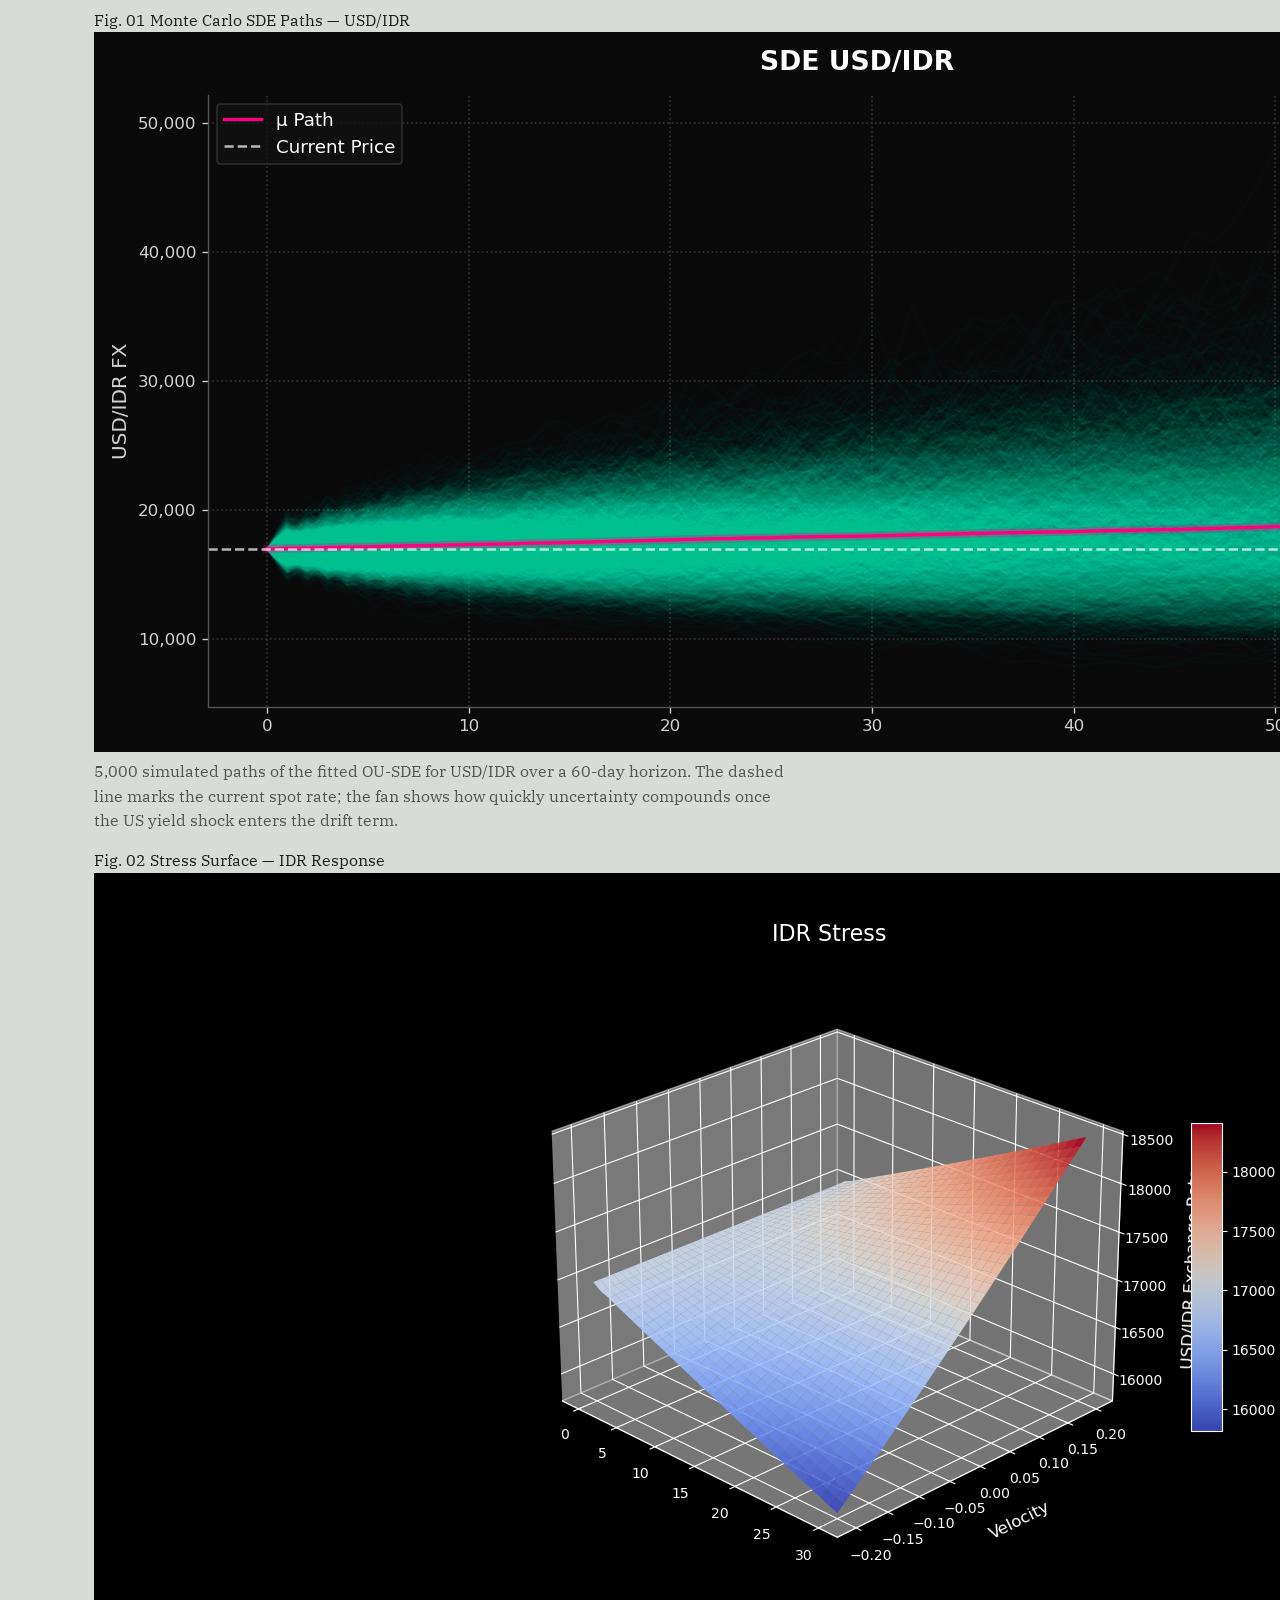
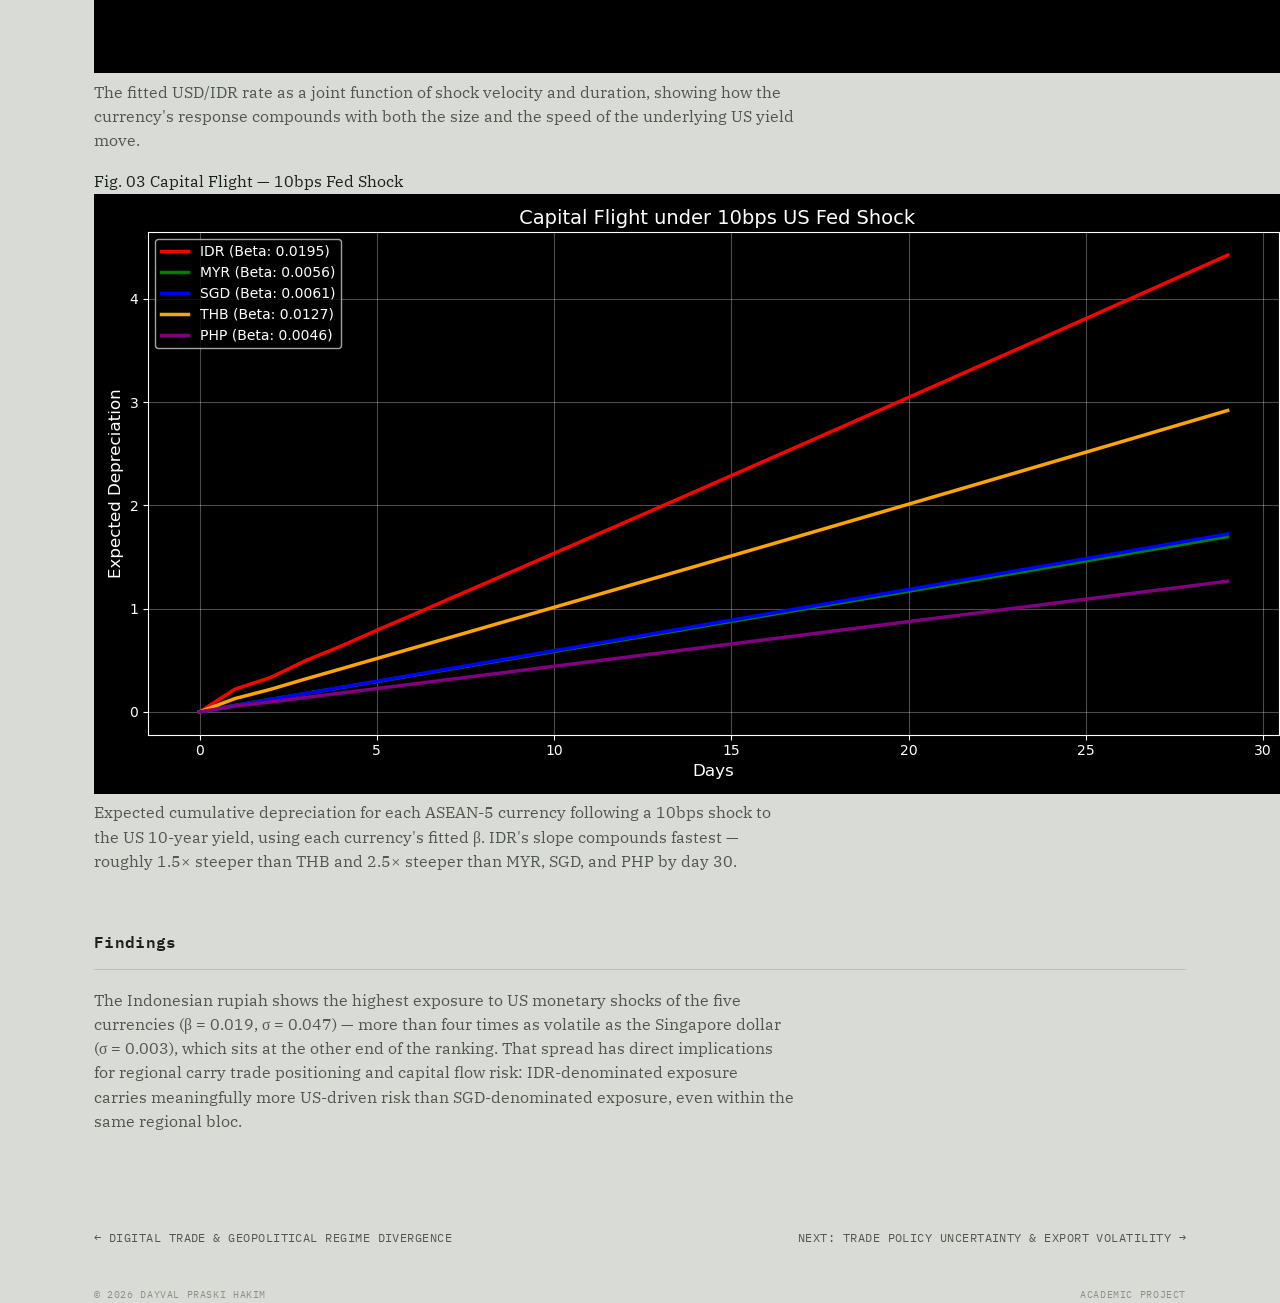
<file: fx-volatility.html>
<!DOCTYPE html>
<html lang="en">
<head>
<meta charset="UTF-8">
<meta name="viewport" content="width=device-width, initial-scale=1.0">
<title>Continuous-Time FX Volatility Modeling — D. P. Hakim</title>
<meta name="description" content="An Ornstein-Uhlenbeck SDE model of ASEAN-5 currency sensitivity to US monetary shocks.">
<link rel="preconnect" href="https://fonts.googleapis.com">
<link rel="preconnect" href="https://fonts.gstatic.com" crossorigin>
<link href="https://fonts.googleapis.com/css2?family=IBM+Plex+Mono:wght@300;400;500;600;700&family=IBM+Plex+Serif:ital,wght@0,400;0,500;1,400&display=swap" rel="stylesheet">
<link rel="stylesheet" href="style.css">
    <script data-goatcounter="https://leq.goatcounter.com/count" async src="//gc.zgo.at/count.js"></script>
</head>
<body>

<div class="topstrip">
  <span>FIELD LOG — QUANTITATIVE RESEARCH</span>
  <span id="clock">—</span>
</div>

<nav>
  <div class="nav-mark"><a href="index.html">HAKIM, D.P.</a></div>
  <div class="nav-links">
    <a href="index.html#about">01 — About</a>
    <a href="index.html#research">02 — Research</a>
    <a href="index.html#method">03 — Method</a>
    <a href="index.html#contact">04 — Contact</a>
  </div>
</nav>

<div class="breadcrumb">
  <a href="index.html">Academic Projects</a>
  <span class="sep">/</span>
  <span>FX Volatility</span>
</div>

<div class="pd-hero">
  <div class="pd-tags">
    <span>Ornstein–Uhlenbeck SDE</span>
    <span>ASEAN-5</span>
    <span>Bounded MLE</span>
  </div>
  <h1 class="pd-title">Continuous-Time FX Volatility Modeling</h1>
  <p class="pd-abstract">An extended Ornstein-Uhlenbeck stochastic differential equation for ASEAN-5 exchange rates, with the <em>US 10-year yield</em> built in as an exogenous drift component — ranking each currency by how directly it responds to US monetary shocks.</p>

  <div class="pd-meta">
    <div>
      <div class="k">Method</div>
      <div class="v">Extended OU SDE / Bounded MLE</div>
    </div>
    <div>
      <div class="k">Currencies</div>
      <div class="v">IDR · THB · SGD · MYR · PHP</div>
    </div>
    <div>
      <div class="k">Driver</div>
      <div class="v">US 10-Year Treasury Yield</div>
    </div>
    <div>
      <div class="k">Toolchain</div>
      <div class="v">Python</div>
    </div>
  </div>
</div>

<div class="wrap">

  <div class="pd-block" style="margin-top:56px;">
    <h3>Key results</h3>
    <div class="stat-grid">
      <div class="stat-cell">
        <div class="num">IDR</div>
        <div class="lbl">Highest exposure to US monetary shocks — β = 0.019, σ = 0.047</div>
      </div>
      <div class="stat-cell">
        <div class="num">4×</div>
        <div class="lbl">IDR volatility relative to SGD (σ = 0.003), the least sensitive ASEAN-5 currency</div>
      </div>
      <div class="stat-cell">
        <div class="num">5</div>
        <div class="lbl">ASEAN currencies ranked by sensitivity to US 10-year yield moves</div>
      </div>
    </div>
  </div>

  <div class="pd-block">
    <h3>The question</h3>
    <p>When US yields move, ASEAN currencies don't all react the same way or at the same speed. This project builds a continuous-time model that separates each currency's baseline mean-reverting dynamics from its specific sensitivity to US monetary policy, then ranks the five currencies on that sensitivity.</p>
  </div>

  <div class="pd-block">
    <h3>Methodology</h3>
    <p>The standard Ornstein-Uhlenbeck process — mean-reverting, continuous-time — is extended with the US 10-year Treasury yield entering the drift term as an exogenous driver. Parameters are estimated via bounded maximum likelihood across all five ASEAN-5 currencies (IDR, THB, SGD, MYR, PHP), with the bounds enforcing economically sensible mean-reversion speeds and volatility levels rather than letting the optimizer wander into degenerate regions.</p>
  </div>

  <div class="pd-block">
    <h3>Model output</h3>
    <div class="fig-grid">
      <div class="fig-item">
        <div class="fig-head">
          <span class="fig-num">Fig. 01</span>
          <span class="fig-title">Monte Carlo SDE Paths — USD/IDR</span>
        </div>
        <div class="fig-frame">
          <img src="figures/Sde%20fan%20chart.png" alt="Simulated Monte Carlo paths of the fitted OU-SDE for USD/IDR over a 60-day horizon, fanning out from the current spot rate">
        </div>
        <p class="fig-cap">5,000 simulated paths of the fitted OU-SDE for USD/IDR over a 60-day horizon. The dashed line marks the current spot rate; the fan shows how quickly uncertainty compounds once the US yield shock enters the drift term.</p>
      </div>
      <div class="fig-item">
        <div class="fig-head">
          <span class="fig-num">Fig. 02</span>
          <span class="fig-title">Stress Surface — IDR Response</span>
        </div>
        <div class="fig-frame">
          <img src="figures/Idr%20stress%20surface.png" alt="Stress surface mapping the USD/IDR exchange rate against shock velocity and shock duration">
        </div>
        <p class="fig-cap">The fitted USD/IDR rate as a joint function of shock velocity and duration, showing how the currency's response compounds with both the size and the speed of the underlying US yield move.</p>
      </div>
      <div class="fig-item">
        <div class="fig-head">
          <span class="fig-num">Fig. 03</span>
          <span class="fig-title">Capital Flight — 10bps Fed Shock</span>
        </div>
        <div class="fig-frame">
          <img src="figures/Capital%20flight%20shock.png" alt="Line chart comparing expected depreciation of IDR, THB, SGD, MYR, and PHP under a 10 basis point US Fed shock">
        </div>
        <p class="fig-cap">Expected cumulative depreciation for each ASEAN-5 currency following a 10bps shock to the US 10-year yield, using each currency's fitted β. IDR's slope compounds fastest — roughly 1.5× steeper than THB and 2.5× steeper than MYR, SGD, and PHP by day 30.</p>
      </div>
    </div>
  </div>

  <div class="pd-block">
    <h3>Findings</h3>
    <p>The Indonesian rupiah shows the highest exposure to US monetary shocks of the five currencies (β = 0.019, σ = 0.047) — more than four times as volatile as the Singapore dollar (σ = 0.003), which sits at the other end of the ranking. That spread has direct implications for regional carry trade positioning and capital flow risk: IDR-denominated exposure carries meaningfully more US-driven risk than SGD-denominated exposure, even within the same regional bloc.</p>
  </div>

  <div class="pd-nav-footer">
    <a href="digital-trade.html">← Digital Trade & Geopolitical Regime Divergence</a>
    <a href="export-volatility.html">Next: Trade Policy Uncertainty & Export Volatility →</a>
  </div>
</div>

<footer class="wrap">
  <span>© 2026 Dayval Praski Hakim</span>
  <span>Academic Project</span>
</footer>

<script>
  function tick(){
    const now = new Date();
    const hh = String(now.getHours()).padStart(2,'0');
    const mm = String(now.getMinutes()).padStart(2,'0');
    document.getElementById('clock').textContent = `WIB ${hh}:${mm}`;
  }
  tick(); setInterval(tick, 1000*30);
</script>

</body>
</html>
</file>
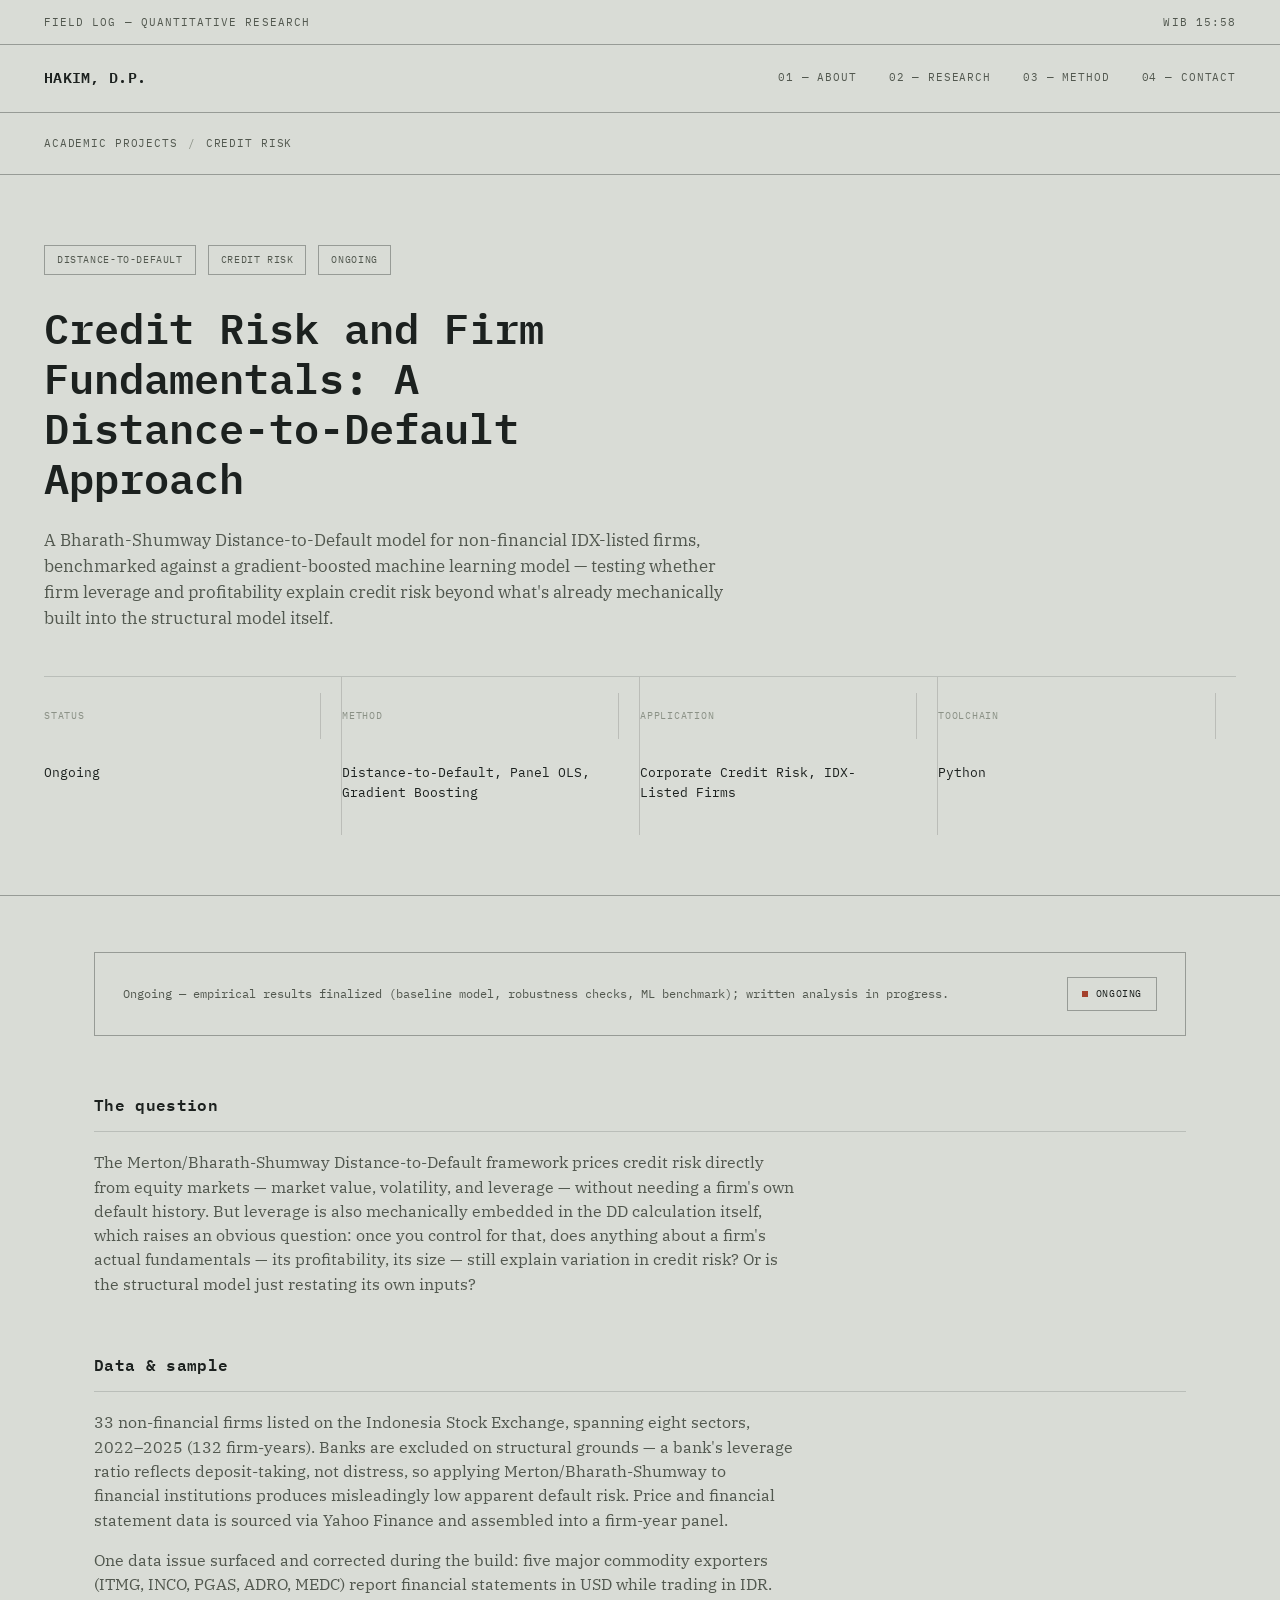
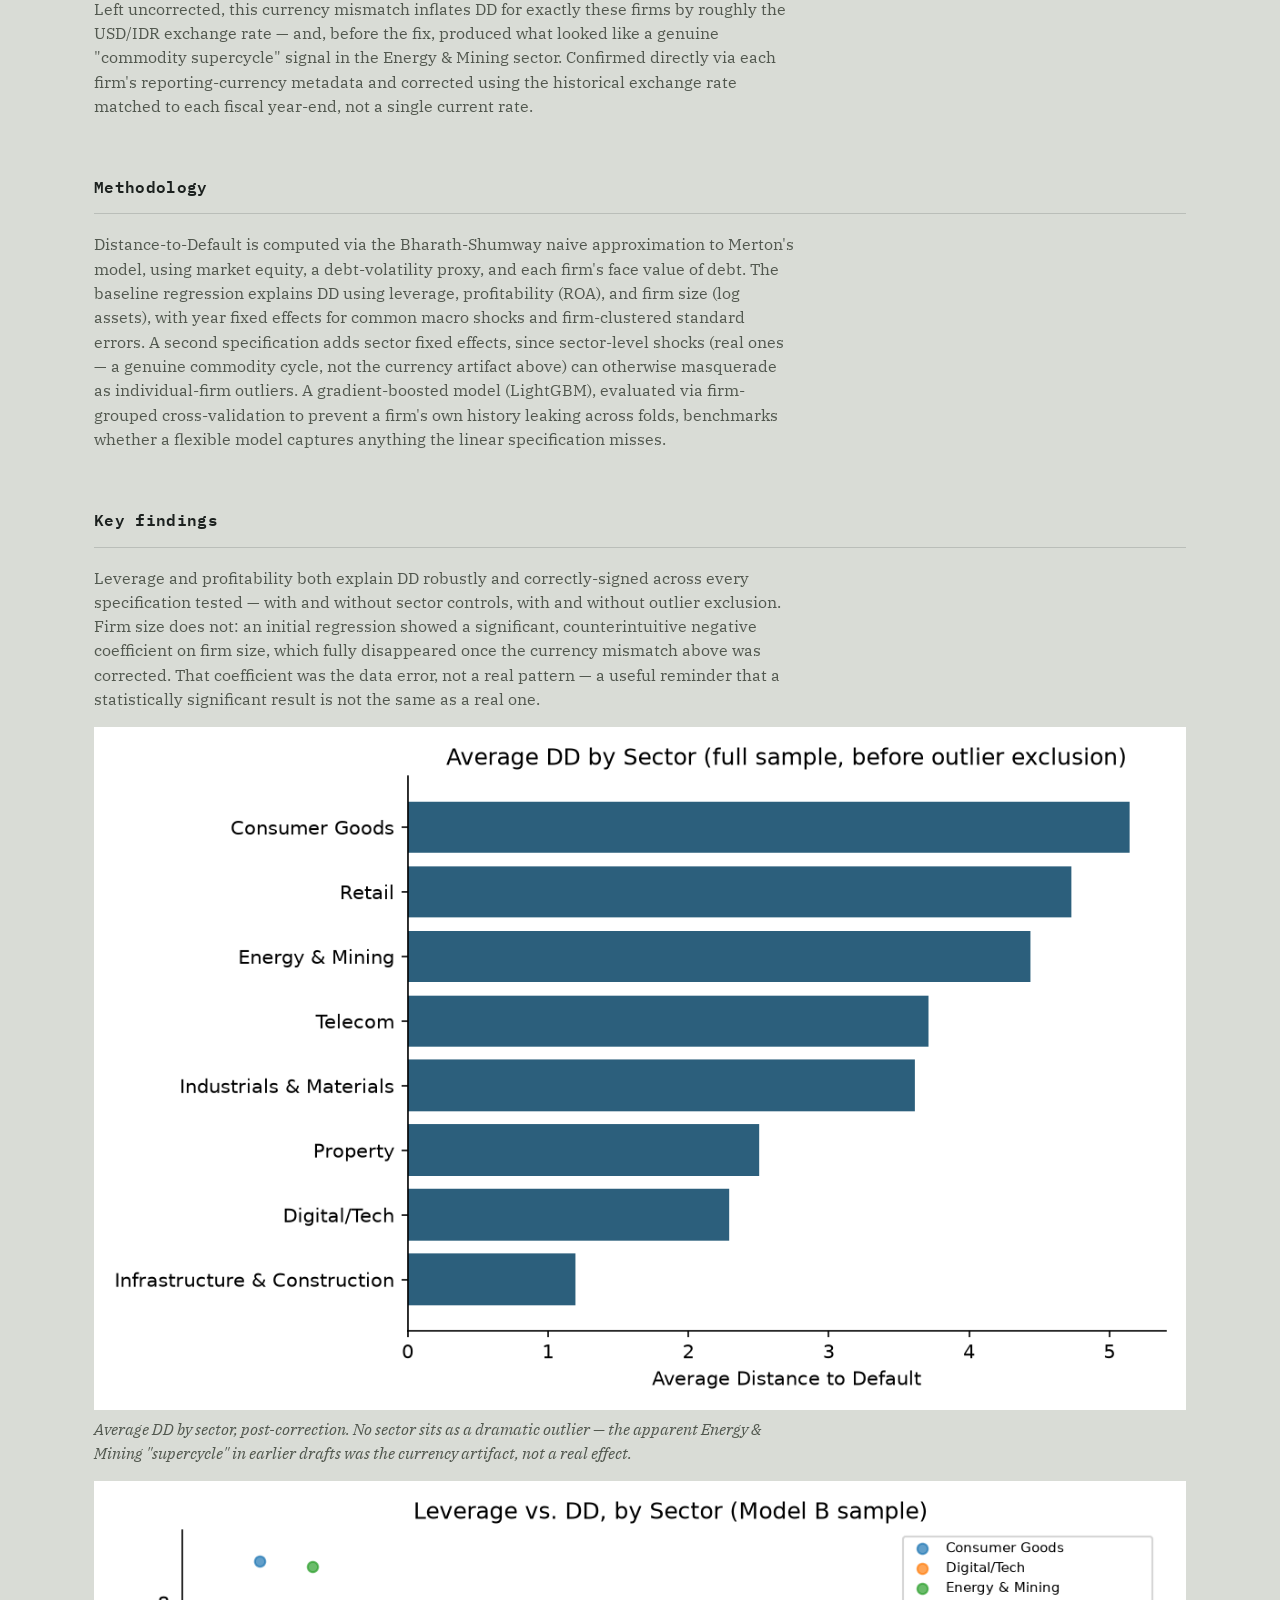
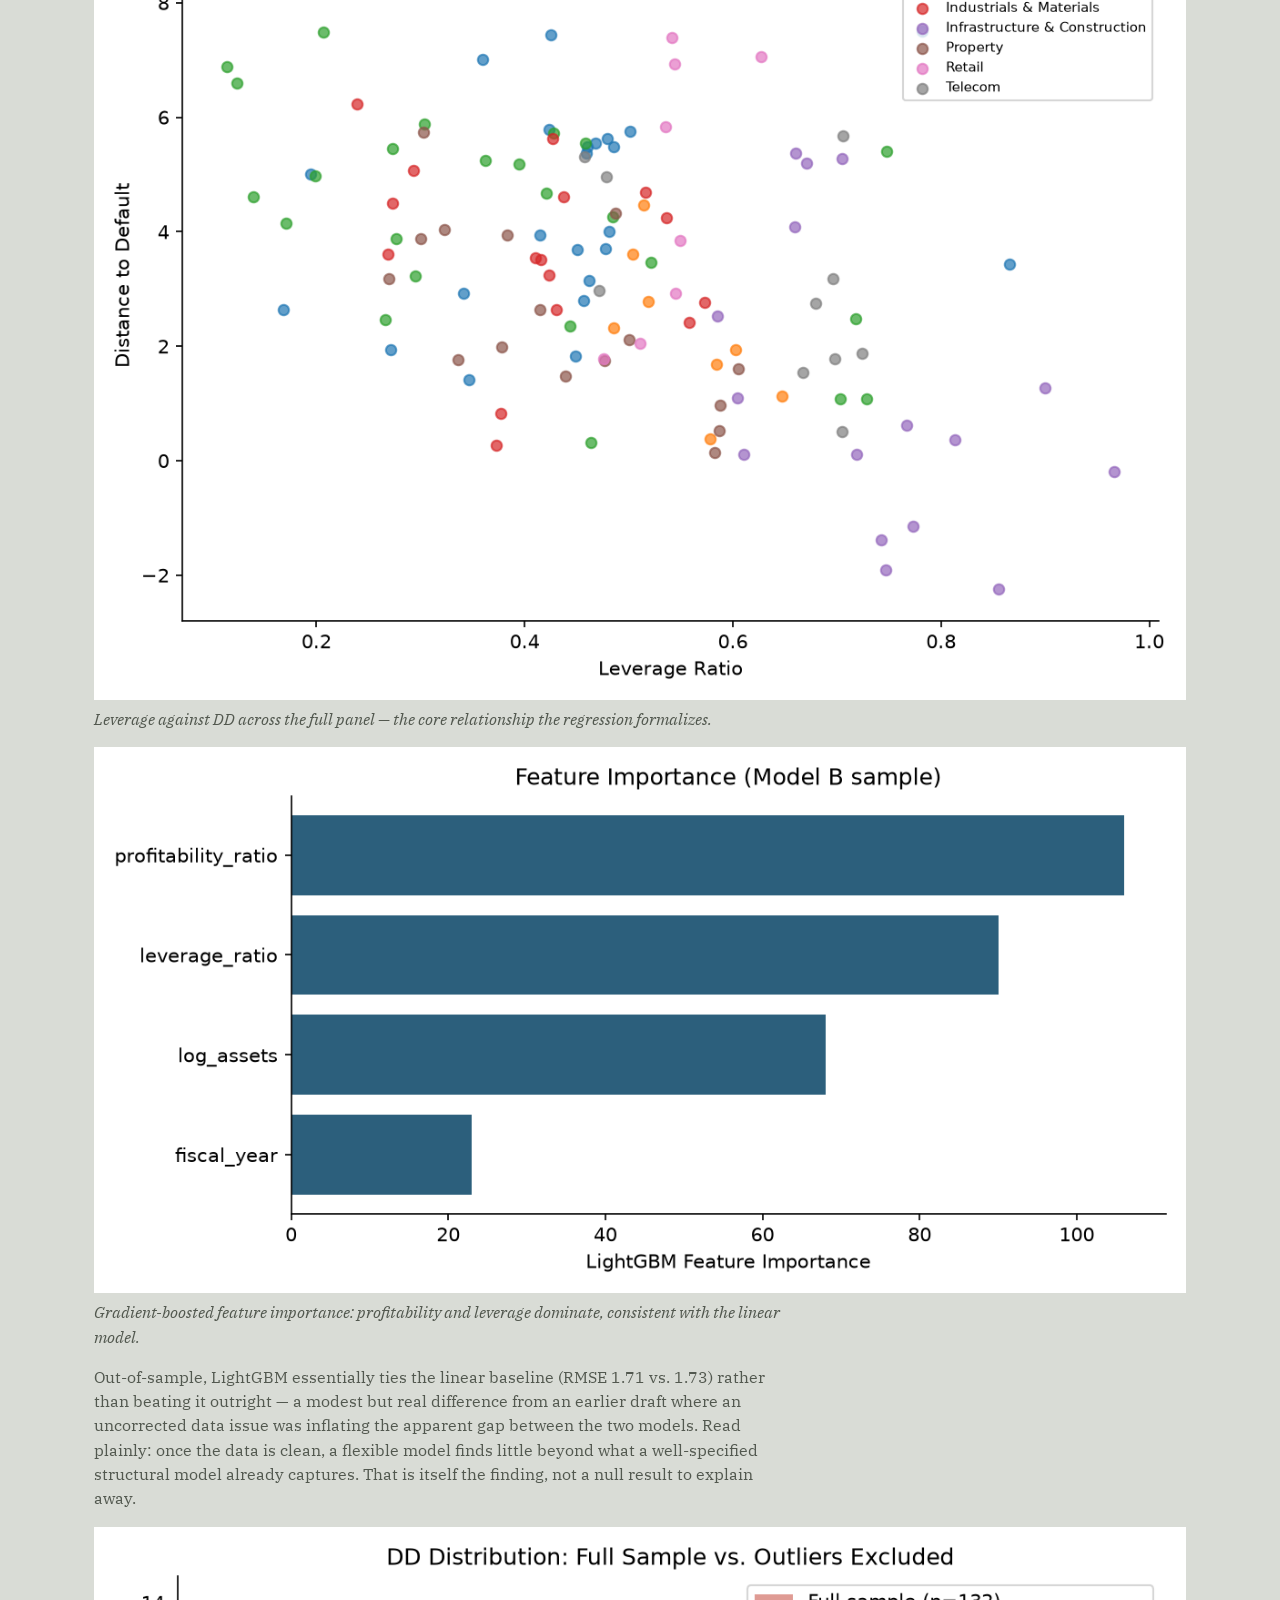
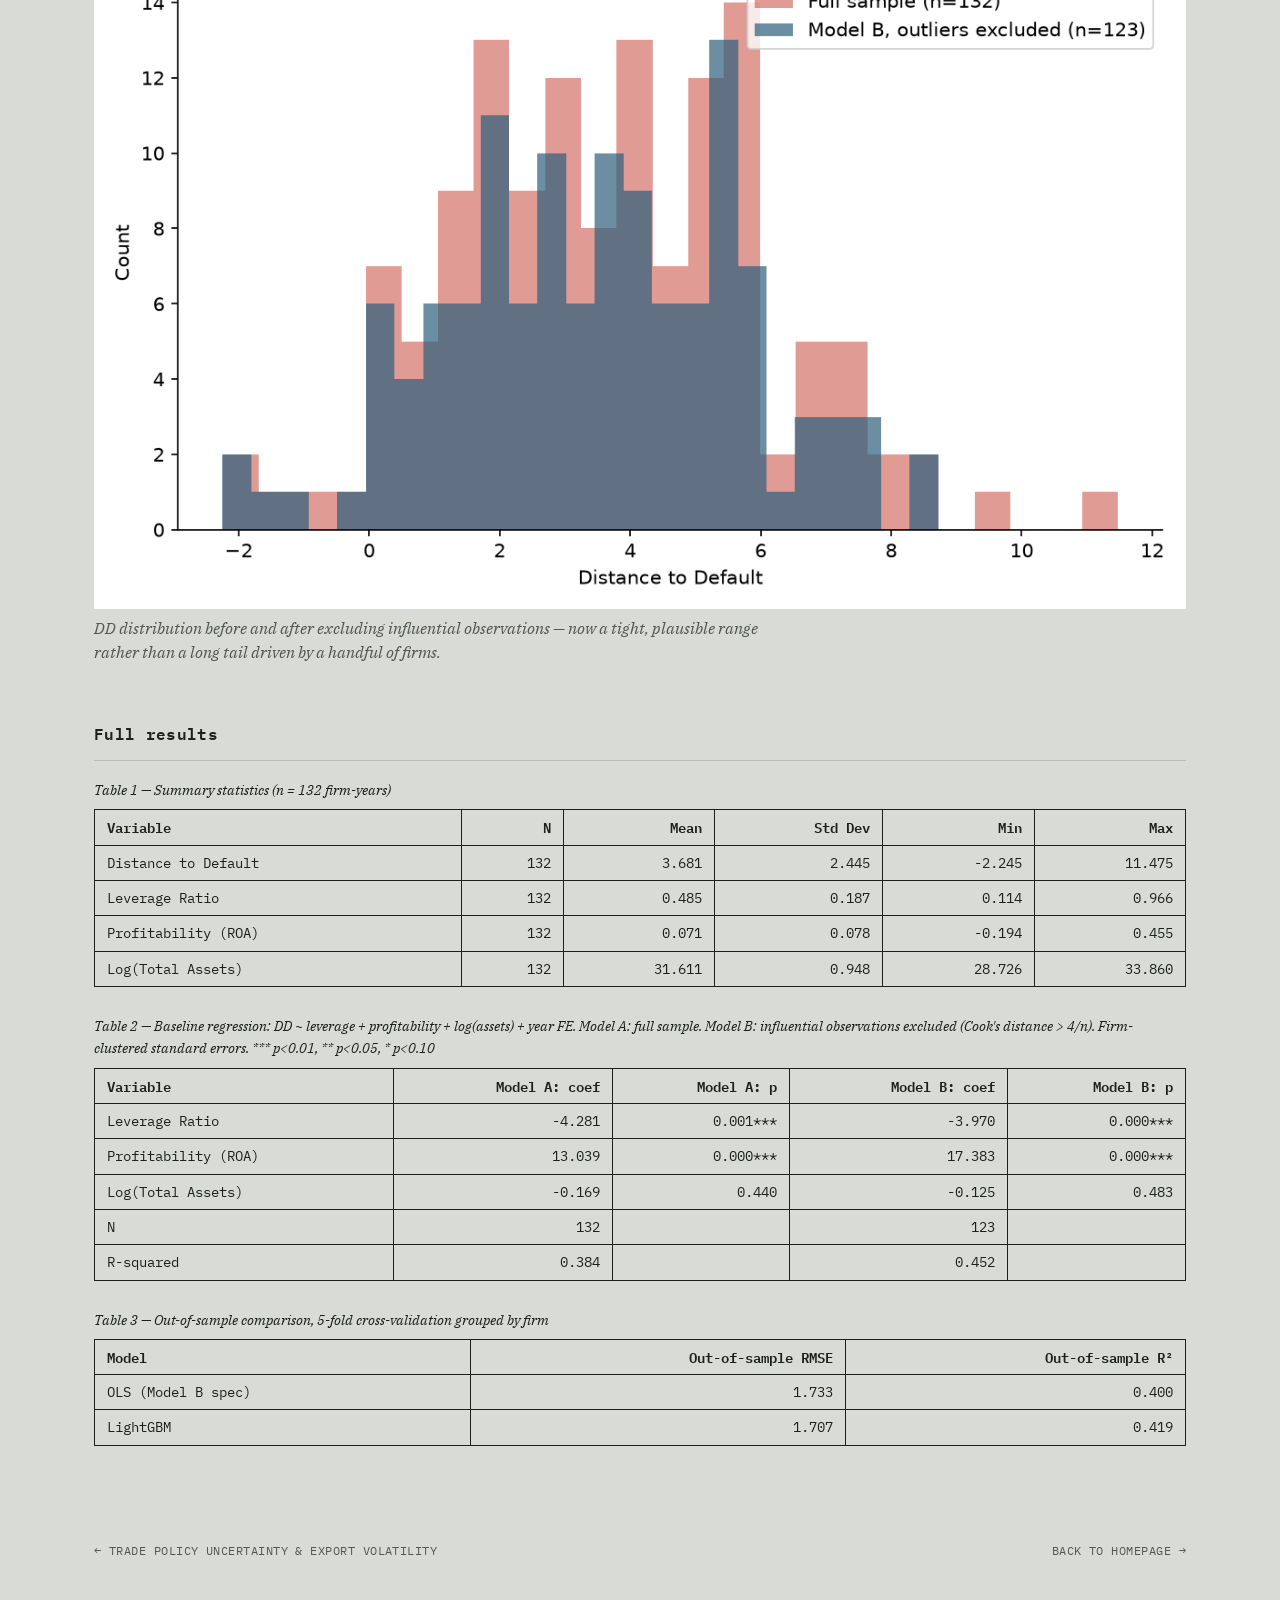
<file: geo-contagion.html>
<!DOCTYPE html>
<html lang="en">
<head>
<meta charset="UTF-8">
<meta name="viewport" content="width=device-width, initial-scale=1.0">
<title>Credit Risk & Distance-to-Default — D. P. Hakim</title>
<meta name="description" content="A Bharath-Shumway Distance-to-Default model for IDX-listed firms, benchmarked against gradient boosting, testing whether leverage and profitability explain credit risk beyond the structural model itself.">
<link rel="preconnect" href="https://fonts.googleapis.com">
<link rel="preconnect" href="https://fonts.gstatic.com" crossorigin>
<link href="https://fonts.googleapis.com/css2?family=IBM+Plex+Mono:wght@300;400;500;600;700&family=IBM+Plex+Serif:ital,wght@0,400;0,500;1,400&display=swap" rel="stylesheet">
<link rel="stylesheet" href="style.css">
    <script data-goatcounter="https://leq.goatcounter.com/count" async src="//gc.zgo.at/count.js"></script>
</head>
<body>

<div class="topstrip">
  <span>FIELD LOG — QUANTITATIVE RESEARCH</span>
  <span id="clock">—</span>
</div>

<nav>
  <div class="nav-mark"><a href="index.html">HAKIM, D.P.</a></div>
  <div class="nav-links">
    <a href="index.html#about">01 — About</a>
    <a href="index.html#research">02 — Research</a>
    <a href="index.html#method">03 — Method</a>
    <a href="index.html#contact">04 — Contact</a>
  </div>
</nav>

<div class="breadcrumb">
  <a href="index.html">Academic Projects</a>
  <span class="sep">/</span>
  <span>Credit Risk</span>
</div>

<div class="pd-hero">
  <div class="pd-tags">
    <span>Distance-to-Default</span>
    <span>Credit Risk</span>
    <span>Ongoing</span>
  </div>
  <h1 class="pd-title">Credit Risk and Firm Fundamentals: A Distance-to-Default Approach</h1>
  <p class="pd-abstract">A Bharath-Shumway Distance-to-Default model for non-financial IDX-listed firms, benchmarked against a gradient-boosted machine learning model — testing whether firm leverage and profitability explain credit risk beyond what's already mechanically built into the structural model itself.</p>

  <div class="pd-meta">
    <div>
      <div class="k">Status</div>
      <div class="v">Ongoing</div>
    </div>
    <div>
      <div class="k">Method</div>
      <div class="v">Distance-to-Default, Panel OLS, Gradient Boosting</div>
    </div>
    <div>
      <div class="k">Application</div>
      <div class="v">Corporate Credit Risk, IDX-Listed Firms</div>
    </div>
    <div>
      <div class="k">Toolchain</div>
      <div class="v">Python</div>
    </div>
  </div>
</div>

<div class="wrap">

  <div class="pd-status-banner" style="margin-top:56px;">
    <div class="txt">Ongoing — empirical results finalized (baseline model, robustness checks, ML benchmark); written analysis in progress.</div>
    <div class="status-tag">Ongoing</div>
  </div>

  <div class="pd-block">
    <h3>The question</h3>
    <p>The Merton/Bharath-Shumway Distance-to-Default framework prices credit risk directly from equity markets — market value, volatility, and leverage — without needing a firm's own default history. But leverage is also mechanically embedded in the DD calculation itself, which raises an obvious question: once you control for that, does anything about a firm's actual fundamentals — its profitability, its size — still explain variation in credit risk? Or is the structural model just restating its own inputs?</p>
  </div>

  <div class="pd-block">
    <h3>Data &amp; sample</h3>
    <p>33 non-financial firms listed on the Indonesia Stock Exchange, spanning eight sectors, 2022–2025 (132 firm-years). Banks are excluded on structural grounds — a bank's leverage ratio reflects deposit-taking, not distress, so applying Merton/Bharath-Shumway to financial institutions produces misleadingly low apparent default risk. Price and financial statement data is sourced via Yahoo Finance and assembled into a firm-year panel.</p>
    <p>One data issue surfaced and corrected during the build: five major commodity exporters (ITMG, INCO, PGAS, ADRO, MEDC) report financial statements in USD while trading in IDR. Left uncorrected, this currency mismatch inflates DD for exactly these firms by roughly the USD/IDR exchange rate — and, before the fix, produced what looked like a genuine "commodity supercycle" signal in the Energy &amp; Mining sector. Confirmed directly via each firm's reporting-currency metadata and corrected using the historical exchange rate matched to each fiscal year-end, not a single current rate.</p>
  </div>

  <div class="pd-block">
    <h3>Methodology</h3>
    <p>Distance-to-Default is computed via the Bharath-Shumway naive approximation to Merton's model, using market equity, a debt-volatility proxy, and each firm's face value of debt. The baseline regression explains DD using leverage, profitability (ROA), and firm size (log assets), with year fixed effects for common macro shocks and firm-clustered standard errors. A second specification adds sector fixed effects, since sector-level shocks (real ones — a genuine commodity cycle, not the currency artifact above) can otherwise masquerade as individual-firm outliers. A gradient-boosted model (LightGBM), evaluated via firm-grouped cross-validation to prevent a firm's own history leaking across folds, benchmarks whether a flexible model captures anything the linear specification misses.</p>
  </div>

  <div class="pd-block">
    <h3>Key findings</h3>
    <p>Leverage and profitability both explain DD robustly and correctly-signed across every specification tested — with and without sector controls, with and without outlier exclusion. Firm size does not: an initial regression showed a significant, counterintuitive negative coefficient on firm size, which fully disappeared once the currency mismatch above was corrected. That coefficient was the data error, not a real pattern — a useful reminder that a statistically significant result is not the same as a real one.</p>
    <img src="figures/fig1_sector_dd.png" alt="Average distance-to-default by sector" style="max-width:100%;">
    <p><em>Average DD by sector, post-correction. No sector sits as a dramatic outlier — the apparent Energy &amp; Mining "supercycle" in earlier drafts was the currency artifact, not a real effect.</em></p>
    <img src="figures/fig4_leverage_vs_dd.png" alt="Leverage versus distance-to-default scatter, colored by sector" style="max-width:100%;">
    <p><em>Leverage against DD across the full panel — the core relationship the regression formalizes.</em></p>
    <img src="figures/fig3_feature_importance.png" alt="LightGBM feature importance chart" style="max-width:100%;">
    <p><em>Gradient-boosted feature importance: profitability and leverage dominate, consistent with the linear model.</em></p>
    <p>Out-of-sample, LightGBM essentially ties the linear baseline (RMSE 1.71 vs. 1.73) rather than beating it outright — a modest but real difference from an earlier draft where an uncorrected data issue was inflating the apparent gap between the two models. Read plainly: once the data is clean, a flexible model finds little beyond what a well-specified structural model already captures. That is itself the finding, not a null result to explain away.</p>
    <img src="figures/fig2_dd_distribution.png" alt="Distance-to-default distribution, full sample versus outliers excluded" style="max-width:100%;">
    <p><em>DD distribution before and after excluding influential observations — now a tight, plausible range rather than a long tail driven by a handful of firms.</em></p>
  </div>

  <div class="pd-block">
    <h3>Full results</h3>
    <style>
      .pd-table { border-collapse: collapse; width: 100%; margin: 16px 0 28px; font-family: 'IBM Plex Mono', monospace; font-size: 0.9em; }
      .pd-table caption { text-align: left; font-family: 'IBM Plex Serif', serif; font-style: italic; margin-bottom: 8px; caption-side: top; }
      .pd-table th, .pd-table td { border: 1px solid currentColor; padding: 6px 12px; text-align: right; }
      .pd-table th:first-child, .pd-table td:first-child { text-align: left; }
      .pd-table thead th { font-weight: 600; }
    </style>

    <table class="pd-table">
      <caption>Table 1 — Summary statistics (n = 132 firm-years)</caption>
      <thead>
        <tr><th>Variable</th><th>N</th><th>Mean</th><th>Std Dev</th><th>Min</th><th>Max</th></tr>
      </thead>
      <tbody>
        <tr><td>Distance to Default</td><td>132</td><td>3.681</td><td>2.445</td><td>-2.245</td><td>11.475</td></tr>
        <tr><td>Leverage Ratio</td><td>132</td><td>0.485</td><td>0.187</td><td>0.114</td><td>0.966</td></tr>
        <tr><td>Profitability (ROA)</td><td>132</td><td>0.071</td><td>0.078</td><td>-0.194</td><td>0.455</td></tr>
        <tr><td>Log(Total Assets)</td><td>132</td><td>31.611</td><td>0.948</td><td>28.726</td><td>33.860</td></tr>
      </tbody>
    </table>

    <table class="pd-table">
      <caption>Table 2 — Baseline regression: DD ~ leverage + profitability + log(assets) + year FE. Model A: full sample. Model B: influential observations excluded (Cook's distance &gt; 4/n). Firm-clustered standard errors. *** p&lt;0.01, ** p&lt;0.05, * p&lt;0.10</caption>
      <thead>
        <tr><th>Variable</th><th>Model A: coef</th><th>Model A: p</th><th>Model B: coef</th><th>Model B: p</th></tr>
      </thead>
      <tbody>
        <tr><td>Leverage Ratio</td><td>-4.281</td><td>0.001***</td><td>-3.970</td><td>0.000***</td></tr>
        <tr><td>Profitability (ROA)</td><td>13.039</td><td>0.000***</td><td>17.383</td><td>0.000***</td></tr>
        <tr><td>Log(Total Assets)</td><td>-0.169</td><td>0.440</td><td>-0.125</td><td>0.483</td></tr>
        <tr><td>N</td><td>132</td><td></td><td>123</td><td></td></tr>
        <tr><td>R-squared</td><td>0.384</td><td></td><td>0.452</td><td></td></tr>
      </tbody>
    </table>

    <table class="pd-table">
      <caption>Table 3 — Out-of-sample comparison, 5-fold cross-validation grouped by firm</caption>
      <thead>
        <tr><th>Model</th><th>Out-of-sample RMSE</th><th>Out-of-sample R²</th></tr>
      </thead>
      <tbody>
        <tr><td>OLS (Model B spec)</td><td>1.733</td><td>0.400</td></tr>
        <tr><td>LightGBM</td><td>1.707</td><td>0.419</td></tr>
      </tbody>
    </table>
  </div>



  <div class="pd-nav-footer">
    <a href="export-volatility.html">← Trade Policy Uncertainty &amp; Export Volatility</a>
    <a href="index.html#method">Back to homepage →</a>
  </div>
</div>

<footer class="wrap">
  <span>© 2026 Dayval Praski Hakim</span>
  <span>Academic Project</span>
</footer>

<script>
  function tick(){
    const now = new Date();
    const hh = String(now.getHours()).padStart(2,'0');
    const mm = String(now.getMinutes()).padStart(2,'0');
    document.getElementById('clock').textContent = `WIB ${hh}:${mm}`;
  }
  tick(); setInterval(tick, 1000*30);
</script>

</body>
</html>
</file>
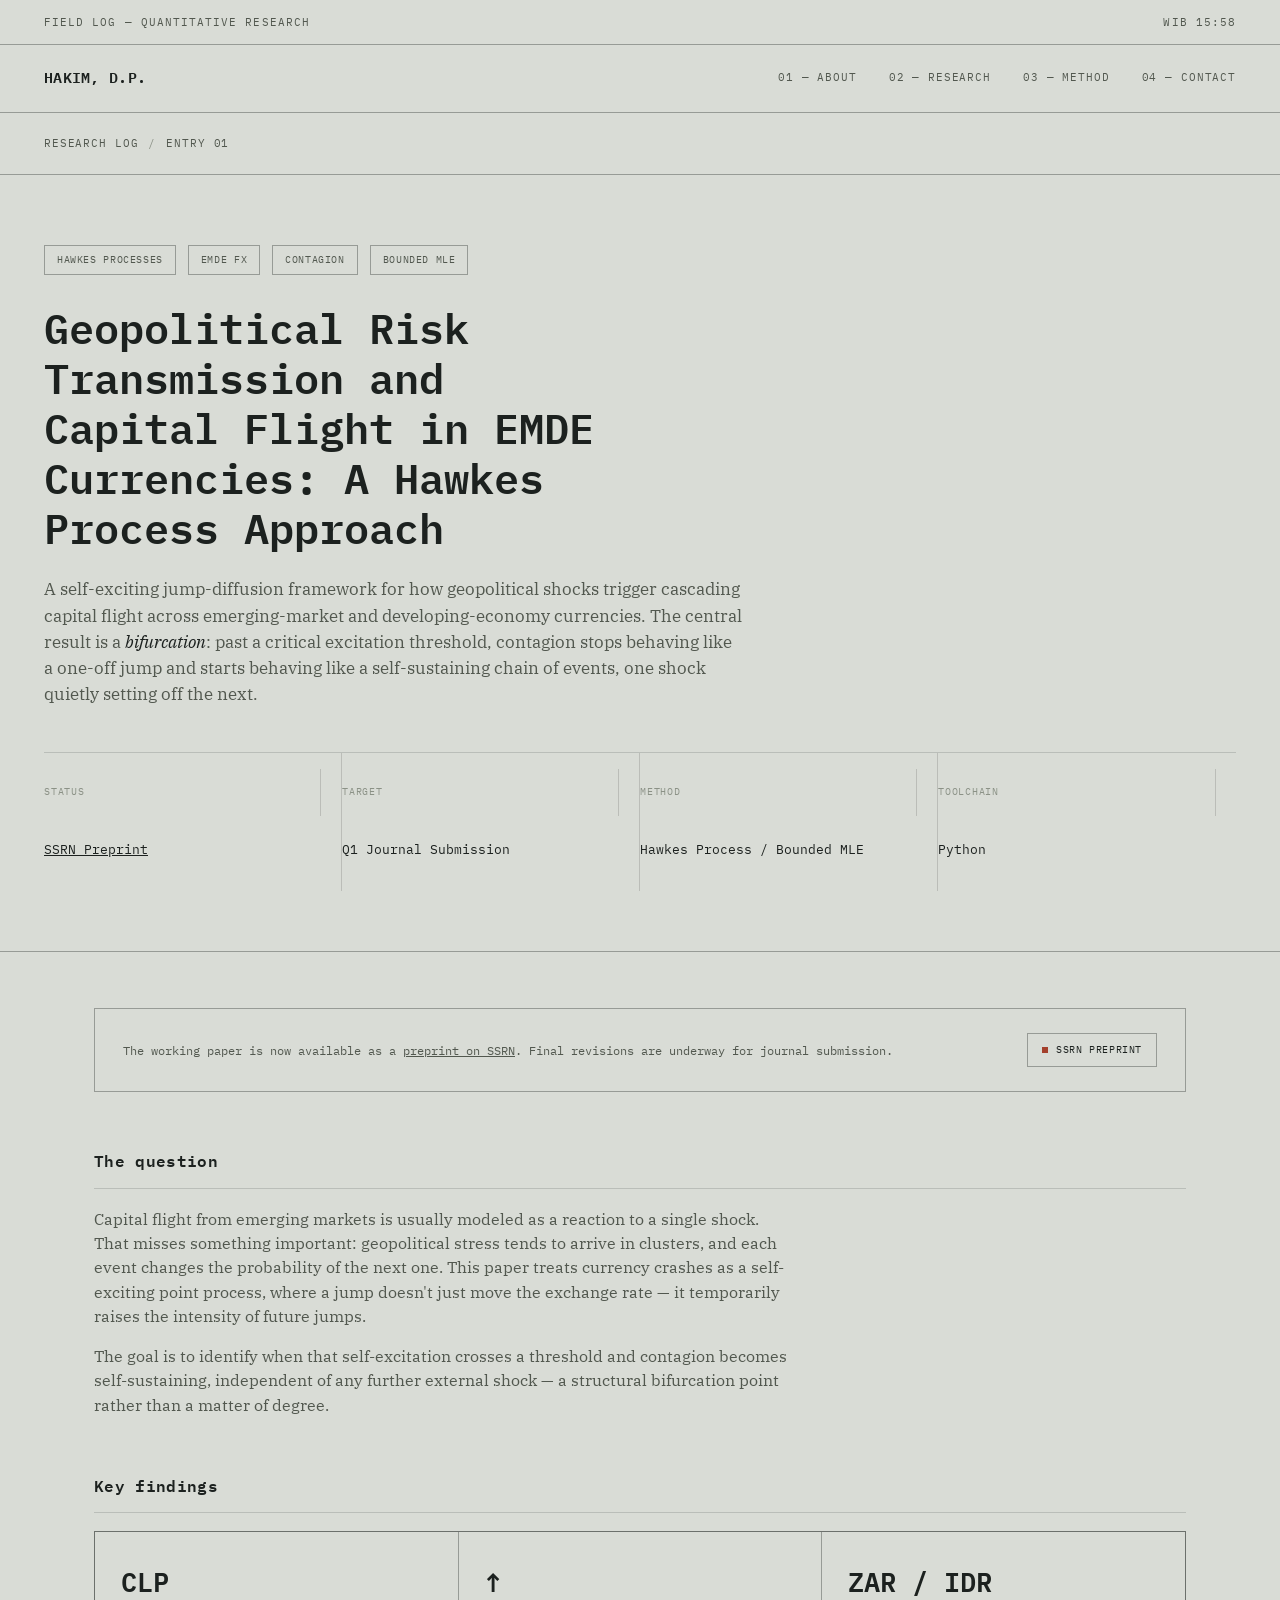
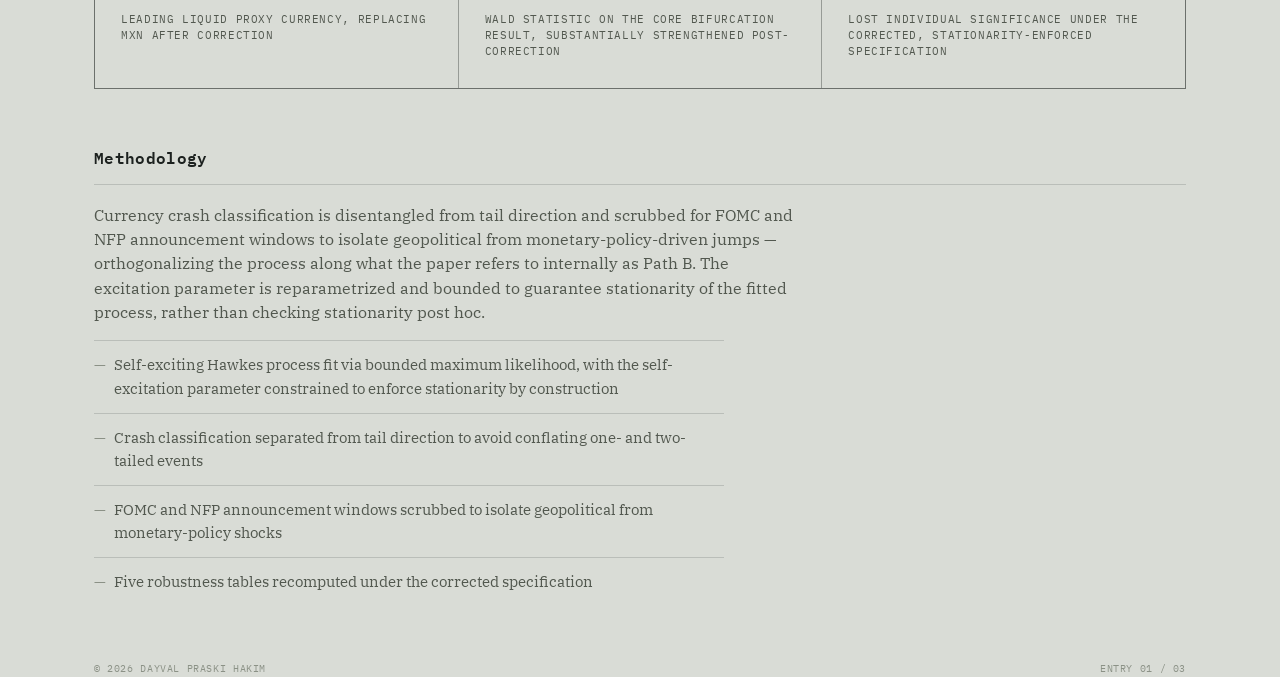
<file: main-project-a.html>
<!DOCTYPE html>
<html lang="en">
<head>
<meta charset="UTF-8">
<meta name="viewport" content="width=device-width, initial-scale=1.0">
<title>Geopolitical Risk Transmission &amp; Capital Flight — D. P. Hakim</title>
<meta name="description" content="A self-exciting Hawkes process framework for geopolitical risk transmission and capital flight in EMDE currencies.">
<link rel="preconnect" href="https://fonts.googleapis.com">
<link rel="preconnect" href="https://fonts.gstatic.com" crossorigin>
<link href="https://fonts.googleapis.com/css2?family=IBM+Plex+Mono:wght@300;400;500;600;700&family=IBM+Plex+Serif:ital,wght@0,400;0,500;1,400&display=swap" rel="stylesheet">
<link rel="stylesheet" href="style.css">
    <script data-goatcounter="https://leq.goatcounter.com/count" async src="//gc.zgo.at/count.js"></script>
</head>
<body>

<div class="topstrip">
  <span>FIELD LOG — QUANTITATIVE RESEARCH</span>
  <span id="clock">—</span>
</div>

<nav>
  <div class="nav-mark"><a href="index.html">HAKIM, D.P.</a></div>
  <div class="nav-links">
    <a href="index.html#about">01 — About</a>
    <a href="index.html#research">02 — Research</a>
    <a href="index.html#method">03 — Method</a>
    <a href="index.html#contact">04 — Contact</a>
  </div>
</nav>

<div class="breadcrumb">
  <a href="index.html">Research Log</a>
  <span class="sep">/</span>
  <span>Entry 01</span>
</div>

<div class="pd-hero">
  <div class="pd-tags">
    <span>Hawkes Processes</span>
    <span>EMDE FX</span>
    <span>Contagion</span>
    <span>Bounded MLE</span>
  </div>
  <h1 class="pd-title">Geopolitical Risk Transmission and Capital Flight in EMDE Currencies: A Hawkes Process Approach</h1>
  <p class="pd-abstract">A self-exciting jump-diffusion framework for how geopolitical shocks trigger cascading capital flight across emerging-market and developing-economy currencies. The central result is a <em>bifurcation</em>: past a critical excitation threshold, contagion stops behaving like a one-off jump and starts behaving like a self-sustaining chain of events, one shock quietly setting off the next.</p>

  <div class="pd-meta">
    <div>
      <div class="k">Status</div>
      <div class="v"><a href="https://papers.ssrn.com/sol3/papers.cfm?abstract_id=7476298" target="_blank" style="color: inherit; text-decoration: underline;">SSRN Preprint</a></div>
    </div>
    <div>
      <div class="k">Target</div>
      <div class="v">Q1 Journal Submission</div>
    </div>
    <div>
      <div class="k">Method</div>
      <div class="v">Hawkes Process / Bounded MLE</div>
    </div>
    <div>
      <div class="k">Toolchain</div>
      <div class="v">Python</div>
    </div>
  </div>
</div>

<div class="wrap">

  <div class="pd-status-banner" style="margin-top:56px;">
    <div class="txt">The working paper is now available as a <a href="https://papers.ssrn.com/sol3/papers.cfm?abstract_id=7476298" target="_blank" style="color: inherit; text-decoration: underline;">preprint on SSRN</a>. Final revisions are underway for journal submission.</div>
    <div class="status-tag">SSRN Preprint</div>
  </div>

  <div class="pd-block">
    <h3>The question</h3>
    <p>Capital flight from emerging markets is usually modeled as a reaction to a single shock. That misses something important: geopolitical stress tends to arrive in clusters, and each event changes the probability of the next one. This paper treats currency crashes as a self-exciting point process, where a jump doesn't just move the exchange rate — it temporarily raises the intensity of future jumps.</p>
    <p>The goal is to identify when that self-excitation crosses a threshold and contagion becomes self-sustaining, independent of any further external shock — a structural bifurcation point rather than a matter of degree.</p>
  </div>

  <div class="pd-block">
    <h3>Key findings</h3>
    <div class="stat-grid">
      <div class="stat-cell">
        <div class="num">CLP</div>
        <div class="lbl">Leading liquid proxy currency, replacing MXN after correction</div>
      </div>
      <div class="stat-cell">
        <div class="num">↑</div>
        <div class="lbl">Wald statistic on the core bifurcation result, substantially strengthened post-correction</div>
      </div>
      <div class="stat-cell">
        <div class="num">ZAR / IDR</div>
        <div class="lbl">Lost individual significance under the corrected, stationarity-enforced specification</div>
      </div>
    </div>
  </div>

  <div class="pd-block">
    <h3>Methodology</h3>
    <p>Currency crash classification is disentangled from tail direction and scrubbed for FOMC and NFP announcement windows to isolate geopolitical from monetary-policy-driven jumps — orthogonalizing the process along what the paper refers to internally as Path B. The excitation parameter is reparametrized and bounded to guarantee stationarity of the fitted process, rather than checking stationarity post hoc.</p>
    <ul>
      <li>Self-exciting Hawkes process fit via bounded maximum likelihood, with the self-excitation parameter constrained to enforce stationarity by construction</li>
      <li>Crash classification separated from tail direction to avoid conflating one- and two-tailed events</li>
      <li>FOMC and NFP announcement windows scrubbed to isolate geopolitical from monetary-policy shocks</li>
      <li>Five robustness tables recomputed under the corrected specification</li>
    </ul>
  </div>

  
</div>

<footer class="wrap">
  <span>© 2026 Dayval Praski Hakim</span>
  <span>Entry 01 / 03</span>
</footer>

<script>
  function tick(){
    const now = new Date();
    const hh = String(now.getHours()).padStart(2,'0');
    const mm = String(now.getMinutes()).padStart(2,'0');
    document.getElementById('clock').textContent = `WIB ${hh}:${mm}`;
  }
  tick(); setInterval(tick, 1000*30);
</script>

</body>
</html>
</file>
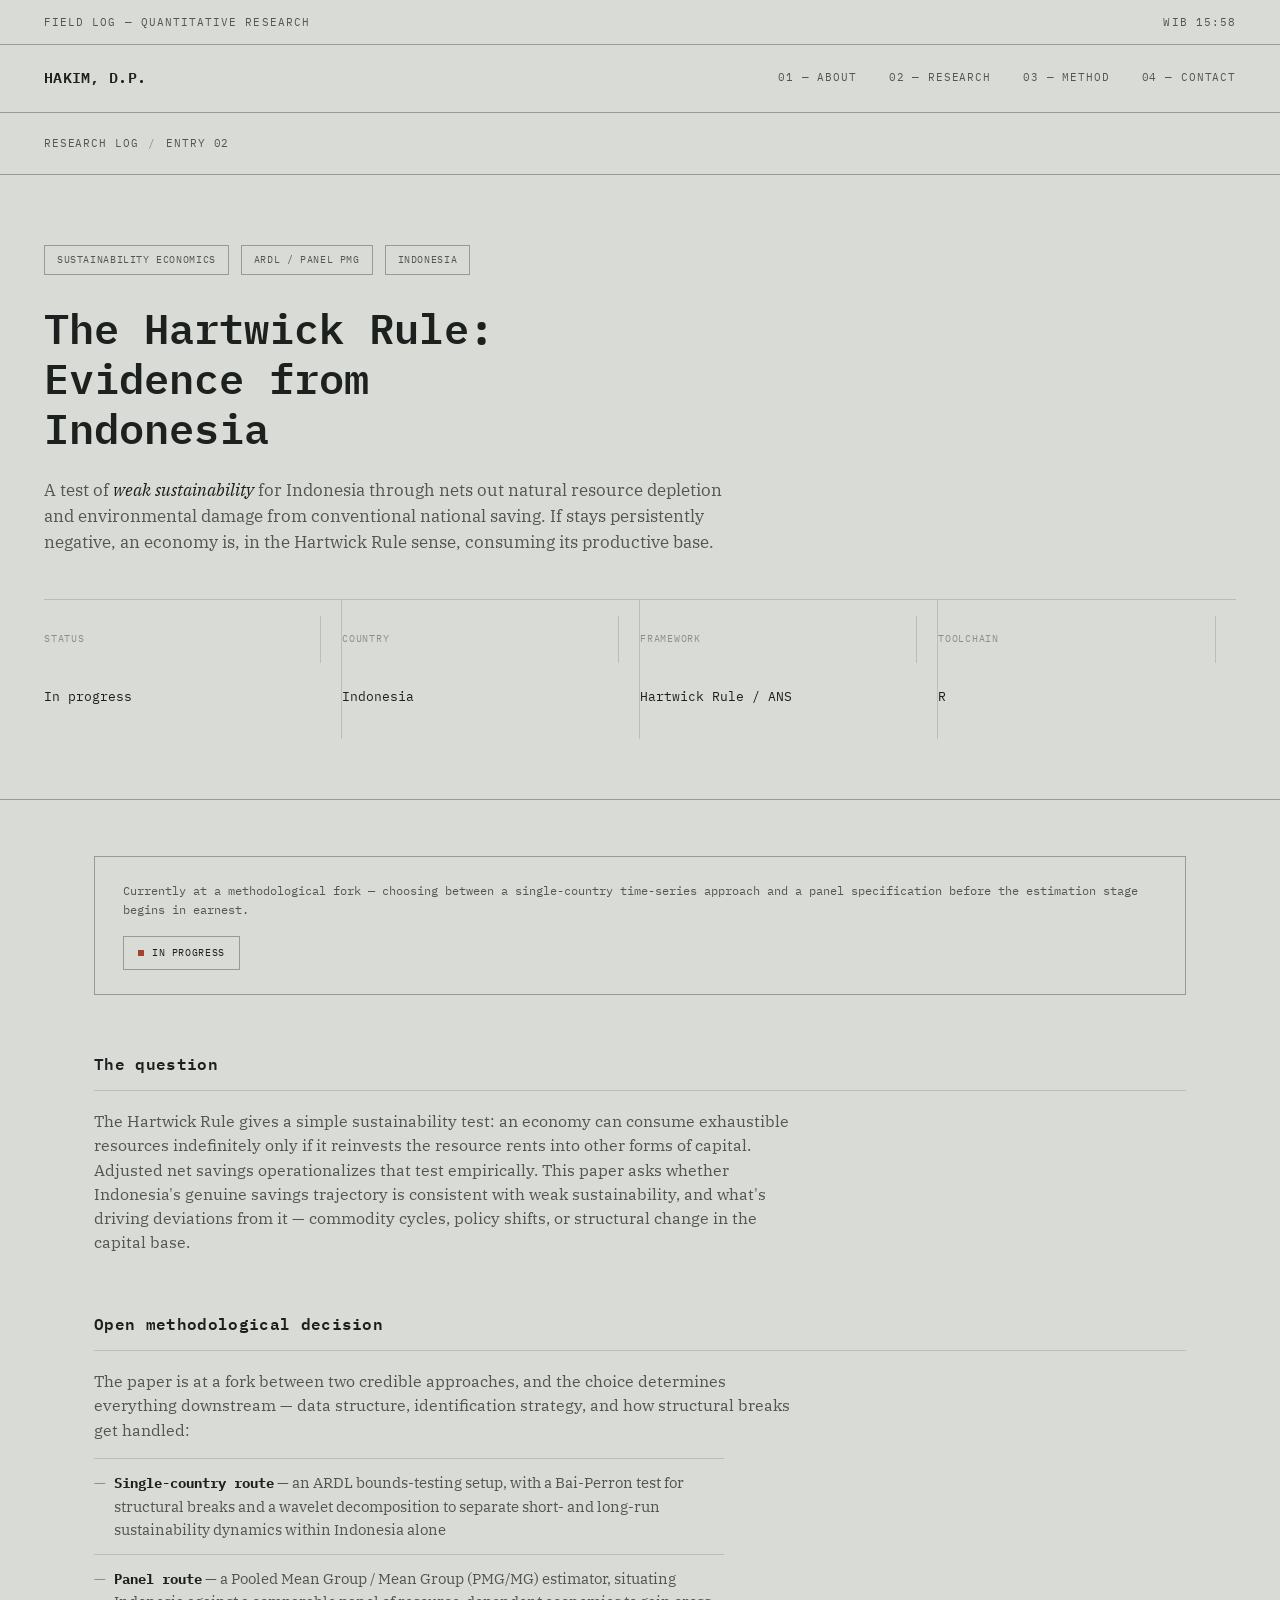
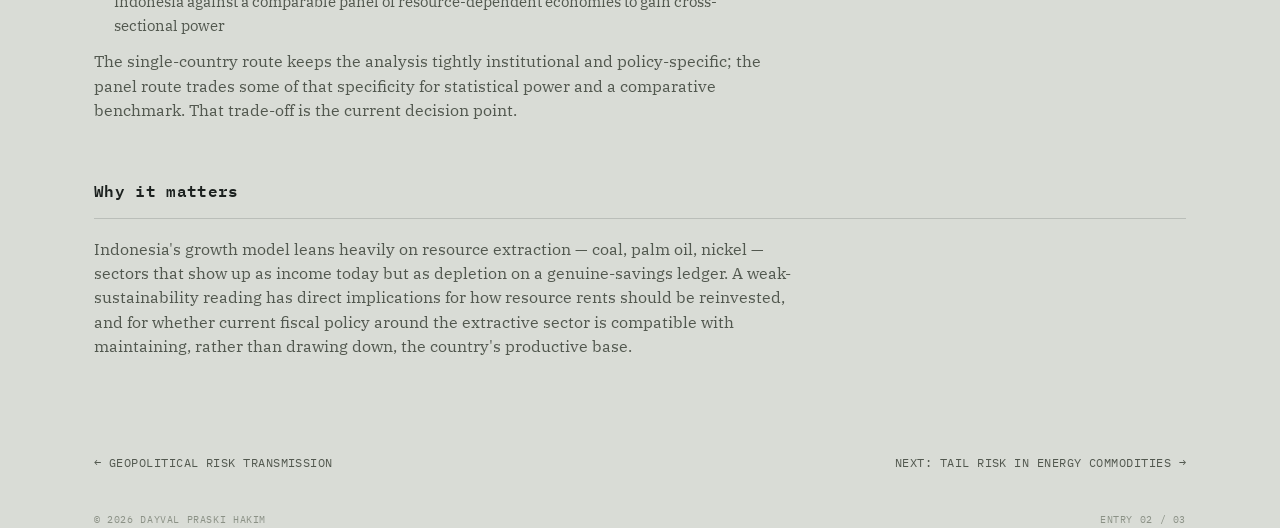
<file: main-project-b.html>
<!DOCTYPE html>
<html lang="en">
<head>
<meta charset="UTF-8">
<meta name="viewport" content="width=device-width, initial-scale=1.0">
<title>&amp; the Hartwick Rule — D. P. Hakim</title>
<meta name="description" content="Testing weak sustainability for Indonesia through adjusted net savings and the Hartwick Rule.">
<link rel="preconnect" href="https://fonts.googleapis.com">
<link rel="preconnect" href="https://fonts.gstatic.com" crossorigin>
<link href="https://fonts.googleapis.com/css2?family=IBM+Plex+Mono:wght@300;400;500;600;700&family=IBM+Plex+Serif:ital,wght@0,400;0,500;1,400&display=swap" rel="stylesheet">
<link rel="stylesheet" href="style.css">
    <script data-goatcounter="https://leq.goatcounter.com/count" async src="//gc.zgo.at/count.js"></script>
</head>
<body>

<div class="topstrip">
  <span>FIELD LOG — QUANTITATIVE RESEARCH</span>
  <span id="clock">—</span>
</div>

<nav>
  <div class="nav-mark"><a href="index.html">HAKIM, D.P.</a></div>
  <div class="nav-links">
    <a href="index.html#about">01 — About</a>
    <a href="index.html#research">02 — Research</a>
    <a href="index.html#method">03 — Method</a>
    <a href="index.html#contact">04 — Contact</a>
  </div>
</nav>

<div class="breadcrumb">
  <a href="index.html">Research Log</a>
  <span class="sep">/</span>
  <span>Entry 02</span>
</div>

<div class="pd-hero">
  <div class="pd-tags">
    <span>Sustainability Economics</span>
    <span>ARDL / Panel PMG</span>
    <span>Indonesia</span>
  </div>
  <h1 class="pd-title">The Hartwick Rule: Evidence from Indonesia</h1>
  <p class="pd-abstract">A test of <em>weak sustainability</em> for Indonesia through nets out natural resource depletion and environmental damage from conventional national saving. If stays persistently negative, an economy is, in the Hartwick Rule sense, consuming its productive base.</p>

  <div class="pd-meta">
    <div>
      <div class="k">Status</div>
      <div class="v">In progress</div>
    </div>
    <div>
      <div class="k">Country</div>
      <div class="v">Indonesia</div>
    </div>
    <div>
      <div class="k">Framework</div>
      <div class="v">Hartwick Rule / ANS</div>
    </div>
    <div>
      <div class="k">Toolchain</div>
      <div class="v">R</div>
    </div>
  </div>
</div>

<div class="wrap">

  <div class="pd-status-banner" style="margin-top:56px;">
    <div class="txt">Currently at a methodological fork — choosing between a single-country time-series approach and a panel specification before the estimation stage begins in earnest.</div>
    <div class="status-tag">In progress</div>
  </div>

  <div class="pd-block">
    <h3>The question</h3>
    <p>The Hartwick Rule gives a simple sustainability test: an economy can consume exhaustible resources indefinitely only if it reinvests the resource rents into other forms of capital. Adjusted net savings operationalizes that test empirically. This paper asks whether Indonesia's genuine savings trajectory is consistent with weak sustainability, and what's driving deviations from it — commodity cycles, policy shifts, or structural change in the capital base.</p>
  </div>

  <div class="pd-block">
    <h3>Open methodological decision</h3>
    <p>The paper is at a fork between two credible approaches, and the choice determines everything downstream — data structure, identification strategy, and how structural breaks get handled:</p>
    <ul>
      <li><strong style="color:var(--ink); font-family:'IBM Plex Mono', monospace; font-size:0.85rem;">Single-country route</strong> — an ARDL bounds-testing setup, with a Bai-Perron test for structural breaks and a wavelet decomposition to separate short- and long-run sustainability dynamics within Indonesia alone</li>
      <li><strong style="color:var(--ink); font-family:'IBM Plex Mono', monospace; font-size:0.85rem;">Panel route</strong> — a Pooled Mean Group / Mean Group (PMG/MG) estimator, situating Indonesia against a comparable panel of resource-dependent economies to gain cross-sectional power</li>
    </ul>
    <p>The single-country route keeps the analysis tightly institutional and policy-specific; the panel route trades some of that specificity for statistical power and a comparative benchmark. That trade-off is the current decision point.</p>
  </div>

  <div class="pd-block">
    <h3>Why it matters</h3>
    <p>Indonesia's growth model leans heavily on resource extraction — coal, palm oil, nickel — sectors that show up as income today but as depletion on a genuine-savings ledger. A weak-sustainability reading has direct implications for how resource rents should be reinvested, and for whether current fiscal policy around the extractive sector is compatible with maintaining, rather than drawing down, the country's productive base.</p>
  </div>

  <div class="pd-nav-footer">
    <a href="main-project-a.html">← Geopolitical Risk Transmission</a>
    <a href="main-project-c.html">Next: Tail Risk in Energy Commodities →</a>
  </div>
</div>

<footer class="wrap">
  <span>© 2026 Dayval Praski Hakim</span>
  <span>Entry 02 / 03</span>
</footer>

<script>
  function tick(){
    const now = new Date();
    const hh = String(now.getHours()).padStart(2,'0');
    const mm = String(now.getMinutes()).padStart(2,'0');
    document.getElementById('clock').textContent = `WIB ${hh}:${mm}`;
  }
  tick(); setInterval(tick, 1000*30);
</script>

</body>
</html>
</file>
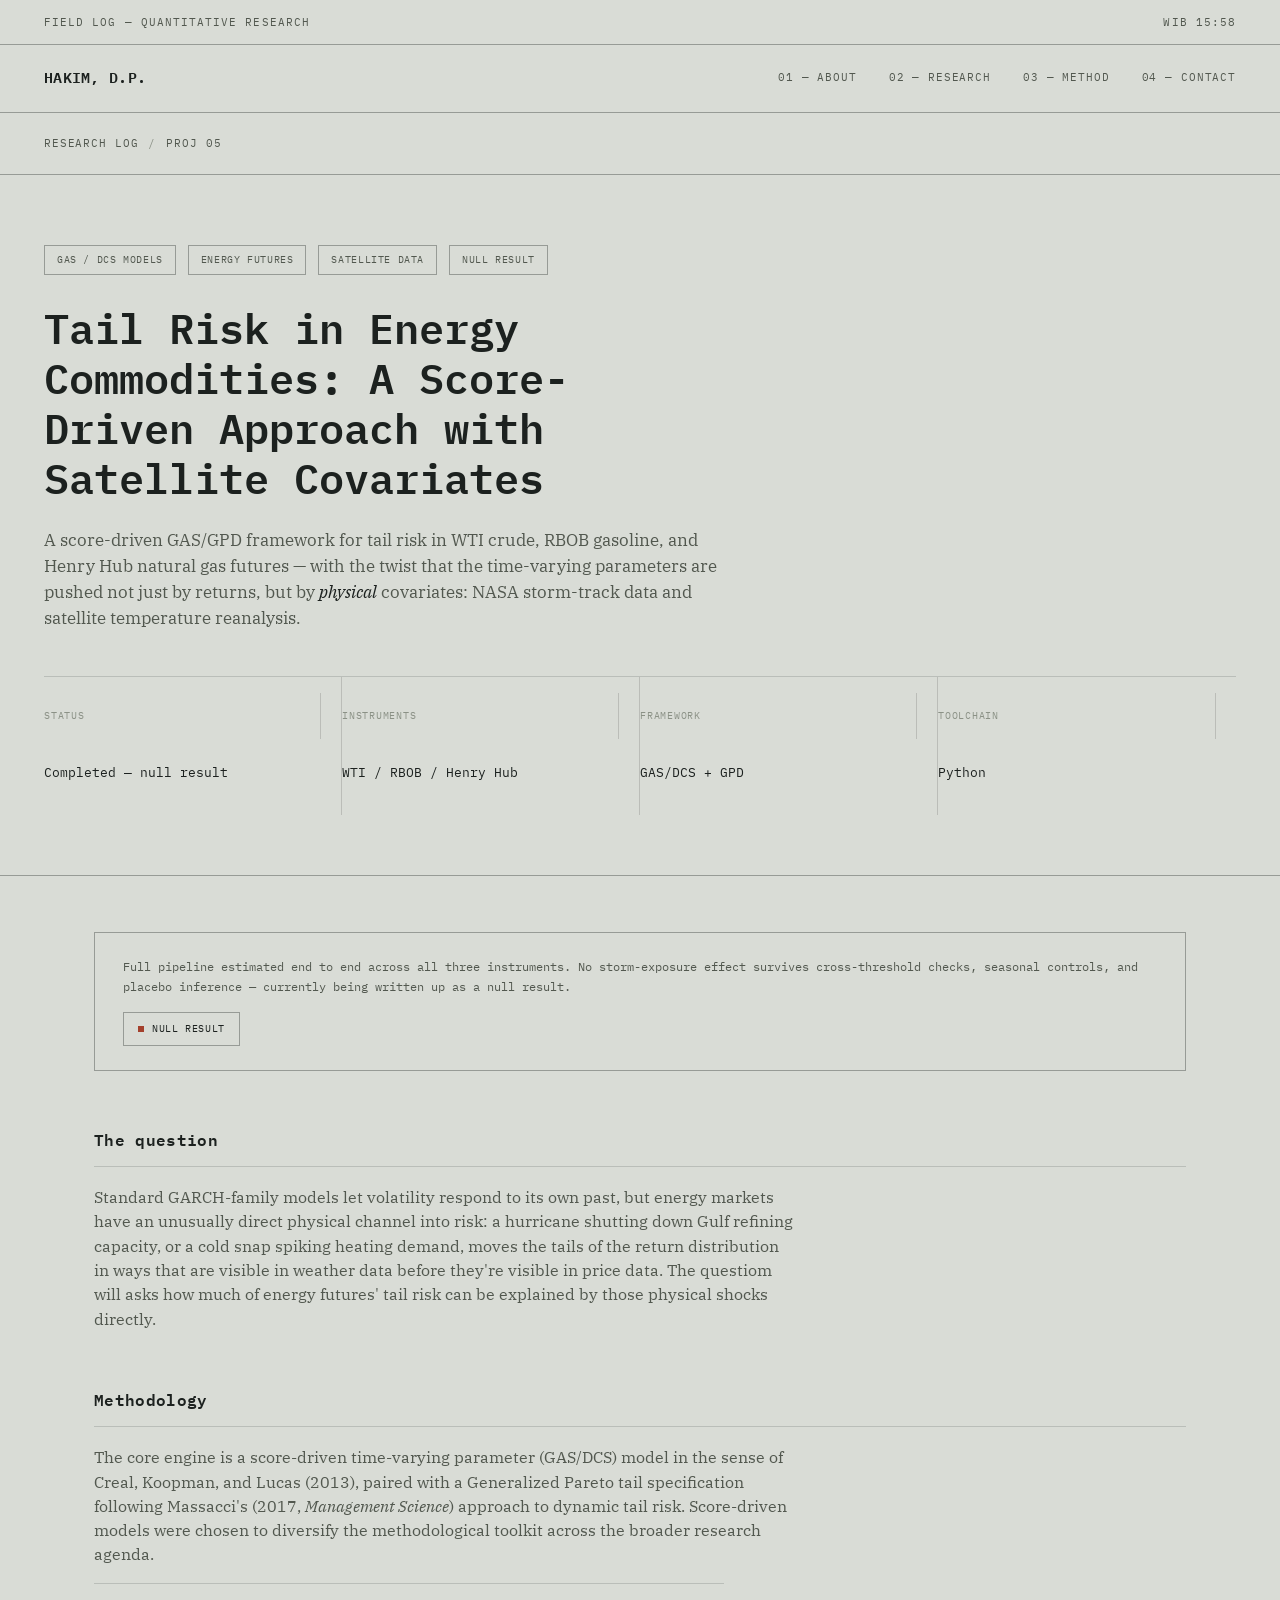
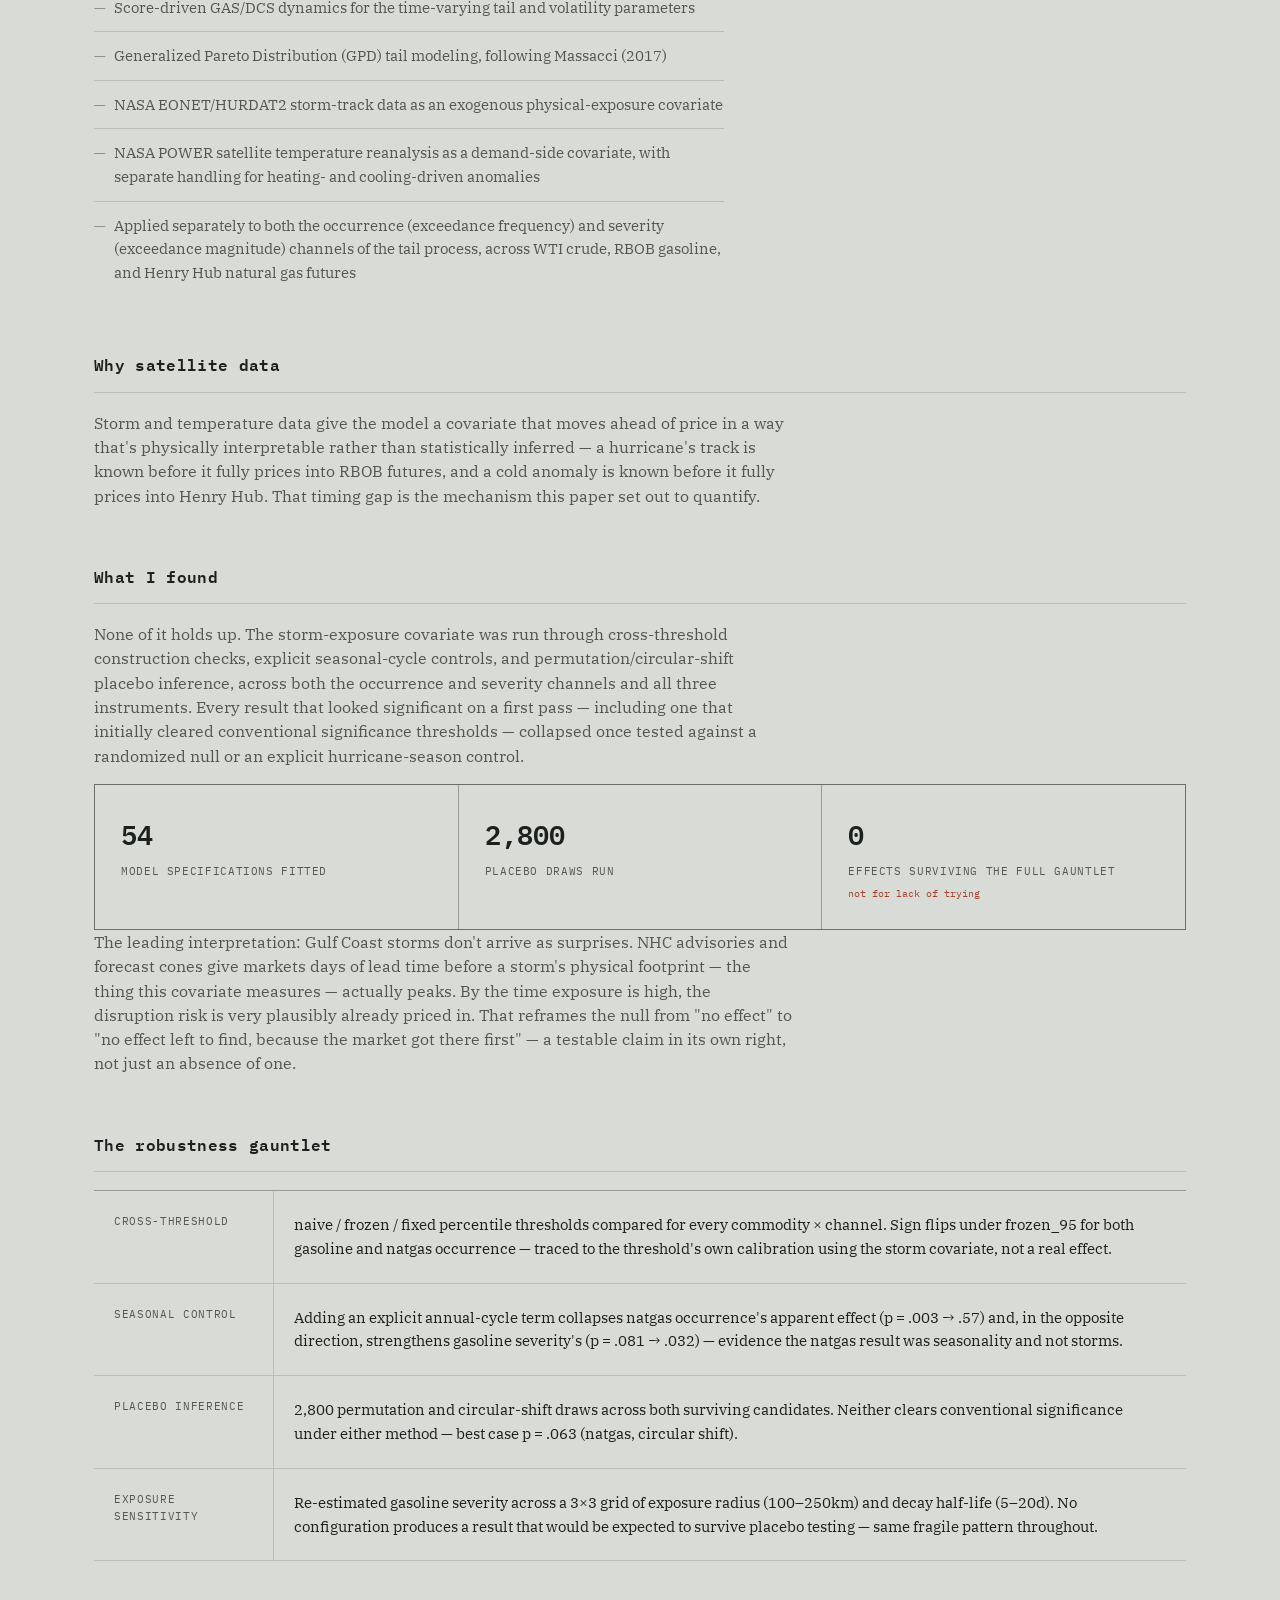
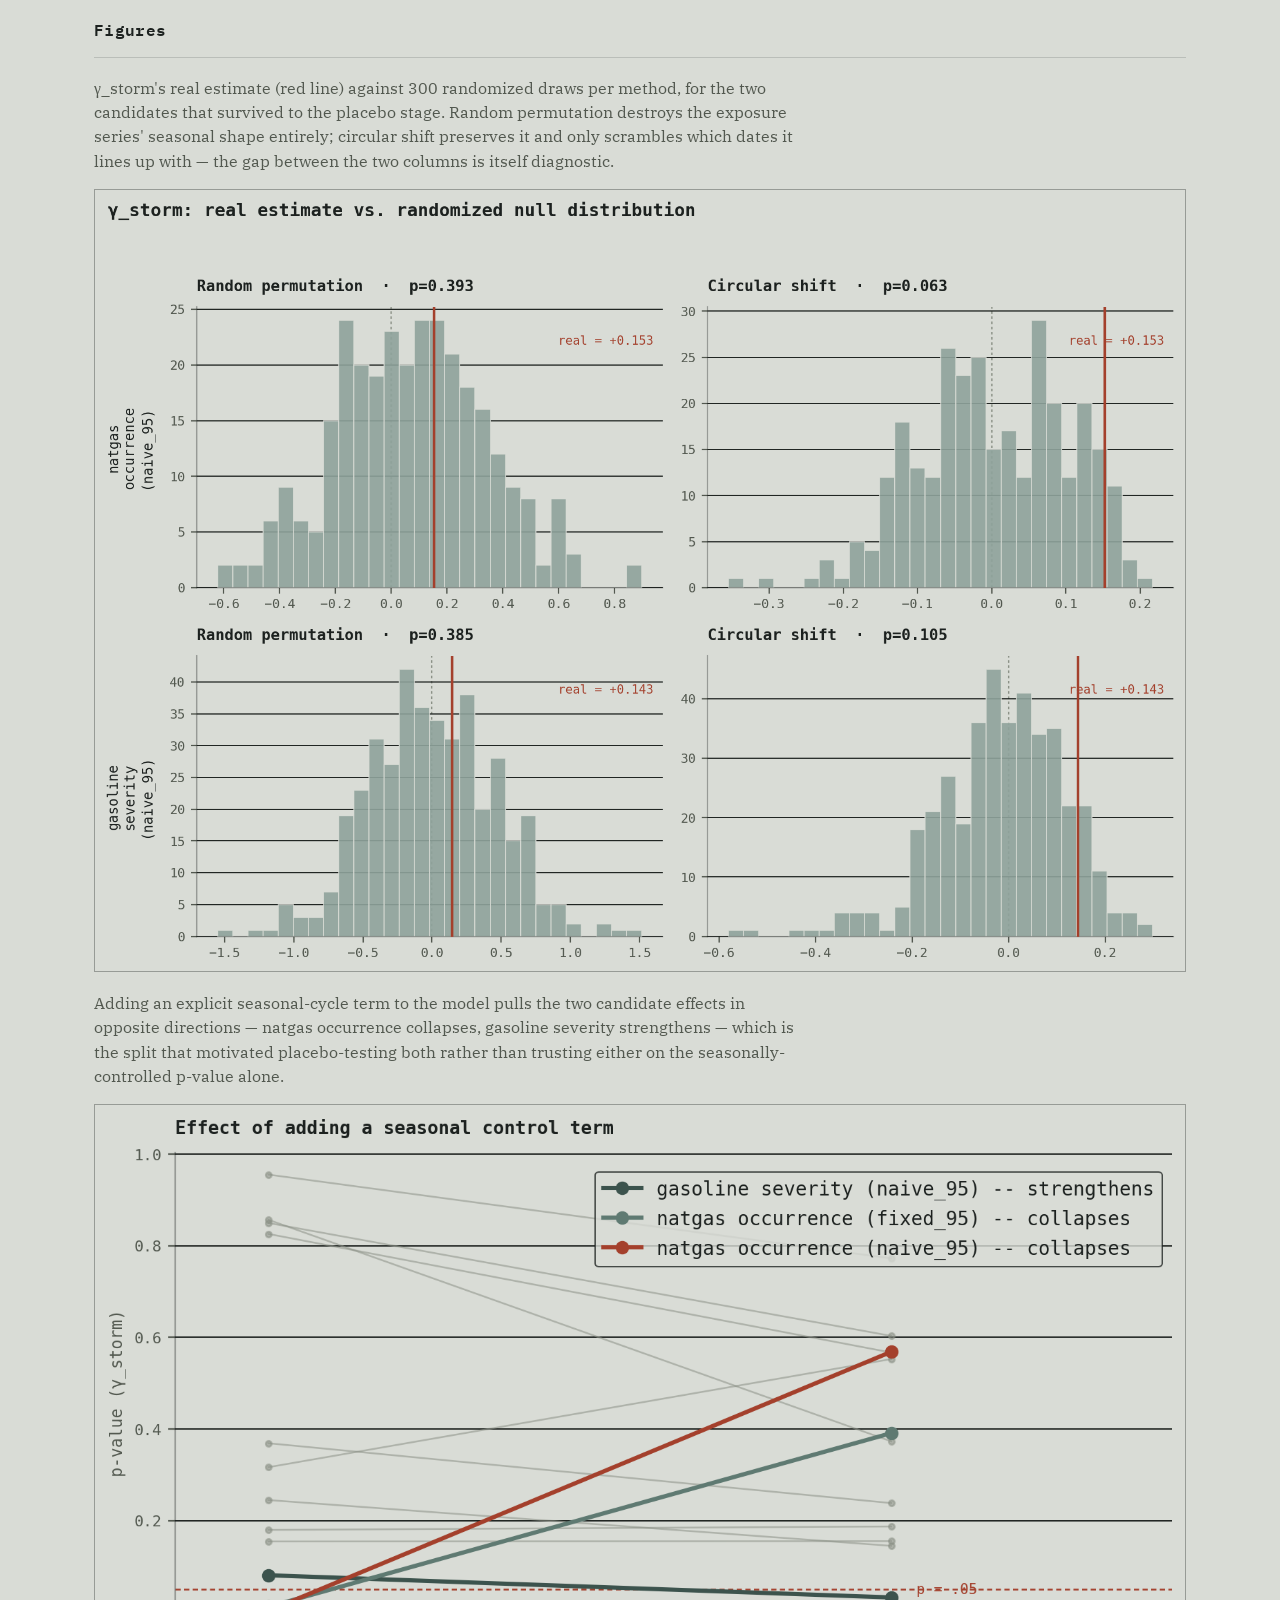
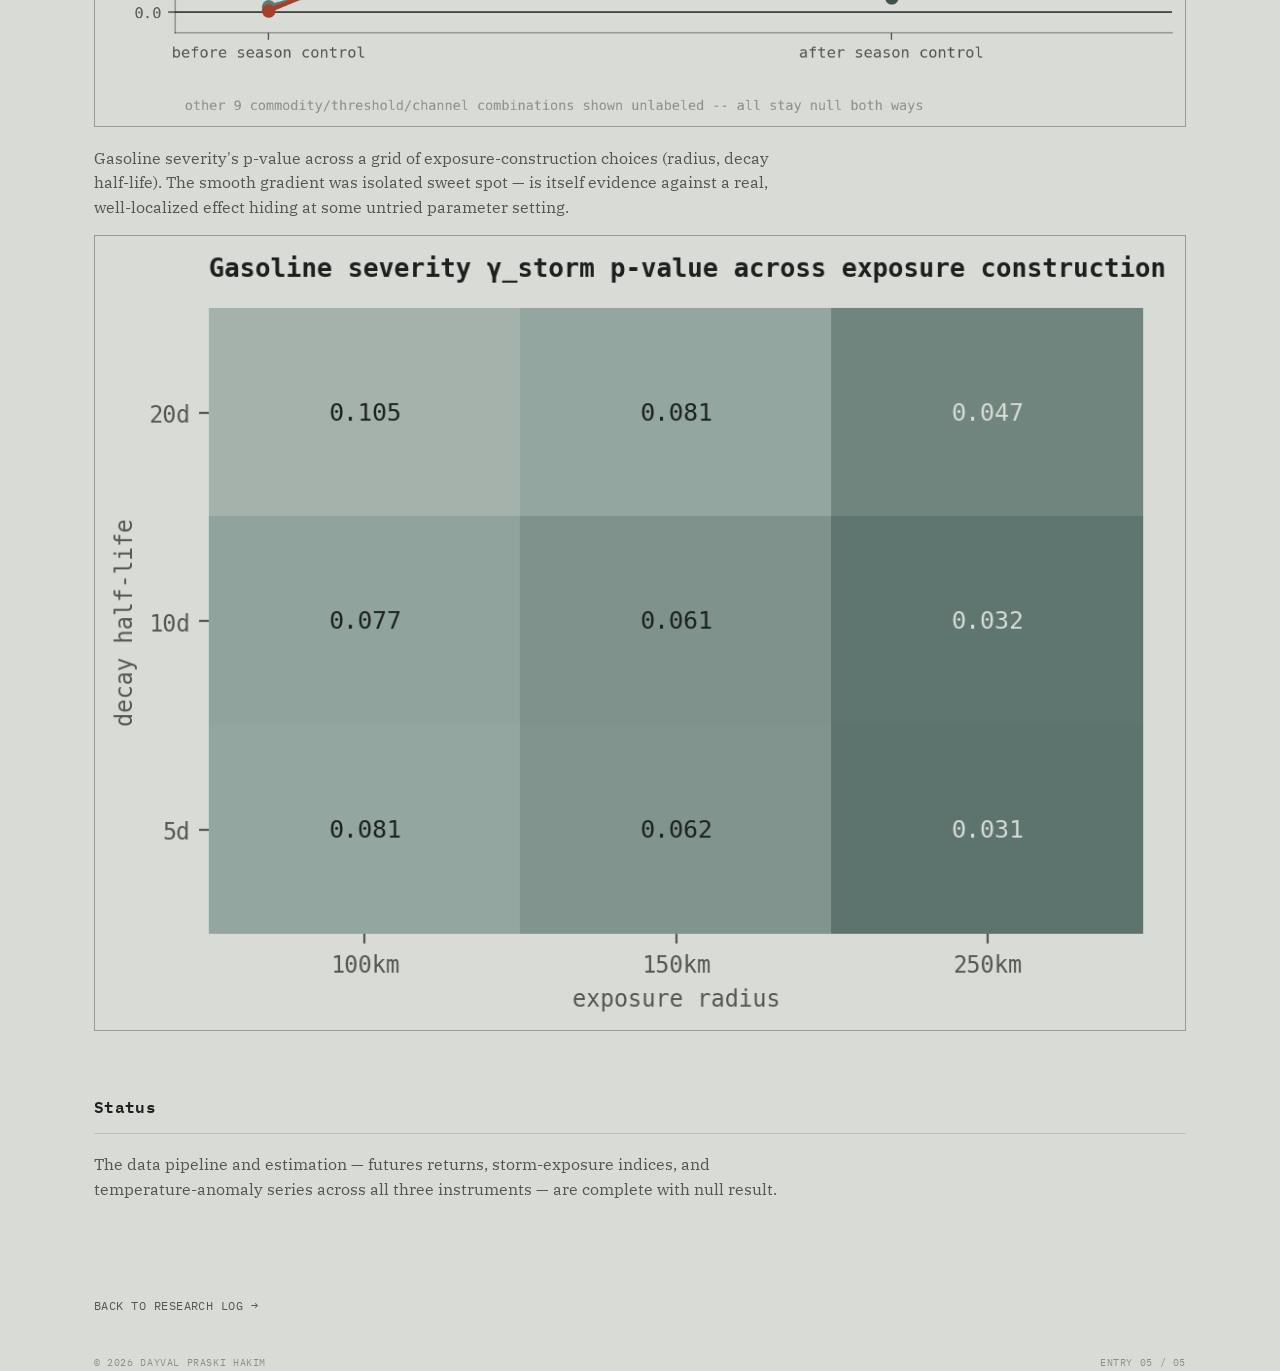
<file: main-project-c.html>
<!DOCTYPE html>
<html lang="en">
<head>
<meta charset="UTF-8">
<meta name="viewport" content="width=device-width, initial-scale=1.0">
<title>Tail Risk in Energy Commodities — D. P. Hakim</title>
<meta name="description" content="Score-driven GAS/GPD models for energy commodity tail risk, using NASA satellite covariates.">
<link rel="preconnect" href="https://fonts.googleapis.com">
<link rel="preconnect" href="https://fonts.gstatic.com" crossorigin>
<link href="https://fonts.googleapis.com/css2?family=IBM+Plex+Mono:wght@300;400;500;600;700&family=IBM+Plex+Serif:ital,wght@0,400;0,500;1,400&display=swap" rel="stylesheet">
<link rel="stylesheet" href="style.css">
    <script data-goatcounter="https://leq.goatcounter.com/count" async src="//gc.zgo.at/count.js"></script>
</head>
<body>

<div class="topstrip">
  <span>FIELD LOG — QUANTITATIVE RESEARCH</span>
  <span id="clock">—</span>
</div>

<nav>
  <div class="nav-mark"><a href="index.html">HAKIM, D.P.</a></div>
  <div class="nav-links">
    <a href="index.html#about">01 — About</a>
    <a href="index.html#research">02 — Research</a>
    <a href="index.html#method">03 — Method</a>
    <a href="index.html#contact">04 — Contact</a>
  </div>
</nav>

<div class="breadcrumb">
  <a href="index.html">Research Log</a>
  <span class="sep">/</span>
  <span>Proj 05</span>
</div>

<div class="pd-hero">
  <div class="pd-tags">
    <span>GAS / DCS Models</span>
    <span>Energy Futures</span>
    <span>Satellite Data</span>
    <span>Null Result</span>
  </div>
  <h1 class="pd-title">Tail Risk in Energy Commodities: A Score-Driven Approach with Satellite Covariates</h1>
  <p class="pd-abstract">A score-driven GAS/GPD framework for tail risk in WTI crude, RBOB gasoline, and Henry Hub natural gas futures — with the twist that the time-varying parameters are pushed not just by returns, but by <em>physical</em> covariates: NASA storm-track data and satellite temperature reanalysis.</p>

  <div class="pd-meta">
    <div>
      <div class="k">Status</div>
      <div class="v">Completed — null result</div>
    </div>
    <div>
      <div class="k">Instruments</div>
      <div class="v">WTI / RBOB / Henry Hub</div>
    </div>
    <div>
      <div class="k">Framework</div>
      <div class="v">GAS/DCS + GPD</div>
    </div>
    <div>
      <div class="k">Toolchain</div>
      <div class="v">Python</div>
    </div>
  </div>
</div>

<div class="wrap">

  <div class="pd-status-banner" style="margin-top:56px;">
    <div class="txt">Full pipeline estimated end to end across all three instruments. No storm-exposure effect survives cross-threshold checks, seasonal controls, and placebo inference — currently being written up as a null result.</div>
    <div class="status-tag">Null result</div>
  </div>

  <div class="pd-block">
    <h3>The question</h3>
    <p>Standard GARCH-family models let volatility respond to its own past, but energy markets have an unusually direct physical channel into risk: a hurricane shutting down Gulf refining capacity, or a cold snap spiking heating demand, moves the tails of the return distribution in ways that are visible in weather data before they're visible in price data. The questiom will asks how much of energy futures' tail risk can be explained by those physical shocks directly.</p>
  </div>

  <div class="pd-block">
    <h3>Methodology</h3>
    <p>The core engine is a score-driven time-varying parameter (GAS/DCS) model in the sense of Creal, Koopman, and Lucas (2013), paired with a Generalized Pareto tail specification following Massacci's (2017, <em>Management Science</em>) approach to dynamic tail risk. Score-driven models were chosen to diversify the methodological toolkit across the broader research agenda.</p>
    <ul>
      <li>Score-driven GAS/DCS dynamics for the time-varying tail and volatility parameters</li>
      <li>Generalized Pareto Distribution (GPD) tail modeling, following Massacci (2017)</li>
      <li>NASA EONET/HURDAT2 storm-track data as an exogenous physical-exposure covariate</li>
      <li>NASA POWER satellite temperature reanalysis as a demand-side covariate, with separate handling for heating- and cooling-driven anomalies</li>
      <li>Applied separately to both the occurrence (exceedance frequency) and severity (exceedance magnitude) channels of the tail process, across WTI crude, RBOB gasoline, and Henry Hub natural gas futures</li>
    </ul>
  </div>

  <div class="pd-block">
    <h3>Why satellite data</h3>
    <p>Storm and temperature data give the model a covariate that moves ahead of price in a way that's physically interpretable rather than statistically inferred — a hurricane's track is known before it fully prices into RBOB futures, and a cold anomaly is known before it fully prices into Henry Hub. That timing gap is the mechanism this paper set out to quantify.</p>
  </div>

  <div class="pd-block">
    <h3>What I found</h3>
    <p>None of it holds up. The storm-exposure covariate was run through cross-threshold construction checks, explicit seasonal-cycle controls, and permutation/circular-shift placebo inference, across both the occurrence and severity channels and all three instruments. Every result that looked significant on a first pass — including one that initially cleared conventional significance thresholds — collapsed once tested against a randomized null or an explicit hurricane-season control.</p>

    <div class="stat-grid">
      <div class="stat-cell">
        <div class="num">54</div>
        <div class="lbl">Model specifications fitted</div>
      </div>
      <div class="stat-cell">
        <div class="num">2,800</div>
        <div class="lbl">Placebo draws run</div>
      </div>
      <div class="stat-cell">
        <div class="num">0</div>
        <div class="lbl">Effects surviving the full gauntlet</div>
        <div class="flag-note">not for lack of trying</div>
      </div>
    </div>

    <p>The leading interpretation: Gulf Coast storms don't arrive as surprises. NHC advisories and forecast cones give markets days of lead time before a storm's physical footprint — the thing this covariate measures — actually peaks. By the time exposure is high, the disruption risk is very plausibly already priced in. That reframes the null from "no effect" to "no effect left to find, because the market got there first" — a testable claim in its own right, not just an absence of one.</p>
  </div>

  <div class="pd-block">
    <h3>The robustness gauntlet</h3>
    <div class="method-table">
      <div class="method-row">
        <div class="k">Cross-threshold</div>
        <div class="v">naive / frozen / fixed percentile thresholds compared for every commodity × channel. Sign flips under frozen_95 for both gasoline and natgas occurrence — traced to the threshold's own calibration using the storm covariate, not a real effect.</div>
      </div>
      <div class="method-row">
        <div class="k">Seasonal control</div>
        <div class="v">Adding an explicit annual-cycle term collapses natgas occurrence's apparent effect (p = .003 → .57) and, in the opposite direction, strengthens gasoline severity's (p = .081 → .032) — evidence the natgas result was seasonality and not storms.</div>
      </div>
      <div class="method-row">
        <div class="k">Placebo inference</div>
        <div class="v">2,800 permutation and circular-shift draws across both surviving candidates. Neither clears conventional significance under either method — best case p = .063 (natgas, circular shift).</div>
      </div>
      <div class="method-row">
        <div class="k">Exposure sensitivity</div>
        <div class="v">Re-estimated gasoline severity across a 3×3 grid of exposure radius (100–250km) and decay half-life (5–20d). No configuration produces a result that would be expected to survive placebo testing — same fragile pattern throughout.</div>
      </div>
    </div>
  </div>

  <div class="pd-block">
    <h3>Figures</h3>
    <p>γ_storm's real estimate (red line) against 300 randomized draws per method, for the two candidates that survived to the placebo stage. Random permutation destroys the exposure series' seasonal shape entirely; circular shift preserves it and only scrambles which dates it lines up with — the gap between the two columns is itself diagnostic.</p>
    <img src="figures/placebo_grid.png" alt="Placebo test: real gamma_storm estimate against permutation and circular-shift null distributions for natgas occurrence and gasoline severity" style="width:100%; height:auto; border:1px solid var(--rule-strong); margin-bottom:12px;">

    <p>Adding an explicit seasonal-cycle term to the model pulls the two candidate effects in opposite directions — natgas occurrence collapses, gasoline severity strengthens — which is the split that motivated placebo-testing both rather than trusting either on the seasonally-controlled p-value alone.</p>
    <img src="figures/seasonal_comparison.png" alt="Slope chart showing gamma_storm p-values before and after adding a seasonal control term" style="width:100%; height:auto; border:1px solid var(--rule-strong); margin-bottom:12px;">

    <p>Gasoline severity's p-value across a grid of exposure-construction choices (radius, decay half-life). The smooth gradient was isolated sweet spot — is itself evidence against a real, well-localized effect hiding at some untried parameter setting.</p>
    <img src="figures/radius_heatmap.png" alt="Heatmap of gasoline severity gamma_storm p-value across exposure radius and decay half-life combinations" style="width:100%; height:auto; border:1px solid var(--rule-strong);">
  </div>

  <div class="pd-block">
    <h3>Status</h3>
    <p>The data pipeline and estimation — futures returns, storm-exposure indices, and temperature-anomaly series across all three instruments — are complete with null result.</p>
  </div>

  <div class="pd-nav-footer">
    <a href="
    <a href="index.html#research">Back to Research Log →</a>
  </div>
</div>

<footer class="wrap">
  <span>© 2026 Dayval Praski Hakim</span>
  <span>Entry 05 / 05</span>
</footer>

<script>
  function tick(){
    const now = new Date();
    const hh = String(now.getHours()).padStart(2,'0');
    const mm = String(now.getMinutes()).padStart(2,'0');
    document.getElementById('clock').textContent = `WIB ${hh}:${mm}`;
  }
  tick(); setInterval(tick, 1000*30);
</script>

</body>
</html>
</file>
<file: style.css>
:root{
    --paper:      #d9dcd6;
    --paper-dim:  #c6cac2;
    --ink:        #1c211f;
    --ink-dim:    #52584f;
    --ink-faint:  #8b9186;
    --core-1:     #aeb8ad;
    --core-2:     #8fa39c;
    --core-3:     #5f7a72;
    --core-4:     #3c534d;
    --flag:       #a4402c;
    --rule:       rgba(28,33,31,0.16);
    --rule-strong:rgba(28,33,31,0.35);
  }

  *{ box-sizing:border-box; margin:0; padding:0; }
  html{ scroll-behavior:smooth; }

  body{
    background:var(--paper);
    color:var(--ink);
    font-family:'IBM Plex Serif', serif;
    font-weight:400;
    line-height:1.55;
  }

  ::selection{ background:var(--core-3); color:var(--paper); }
  a{ color:inherit; text-decoration:none; }

  .mono{ font-family:'IBM Plex Mono', monospace; }

  .label{
    font-family:'IBM Plex Mono', monospace;
    font-size:0.68rem;
    letter-spacing:0.12em;
    text-transform:uppercase;
    color:var(--ink-dim);
  }

  .wrap{
    max-width:1180px;
    margin:0 auto;
    padding:0 44px;
  }
  @media (max-width:720px){ .wrap{ padding:0 24px; } }

  /* ---------- top strip ---------- */
  .topstrip{
    display:flex;
    justify-content:space-between;
    align-items:center;
    padding:14px 44px;
    border-bottom:1px solid var(--rule-strong);
    font-family:'IBM Plex Mono', monospace;
    font-size:0.66rem;
    letter-spacing:0.1em;
    text-transform:uppercase;
    color:var(--ink-dim);
  }
  @media (max-width:720px){
    .topstrip{ padding:12px 24px; }
    .topstrip .mid{ display:none; }
  }

  nav{
    display:flex;
    align-items:center;
    justify-content:space-between;
    padding:22px 44px;
    border-bottom:1px solid var(--rule-strong);
  }
  @media (max-width:720px){ nav{ padding:18px 24px; } }
  .nav-mark{
    font-family:'IBM Plex Mono', monospace;
    font-weight:600;
    font-size:0.92rem;
    letter-spacing:0.02em;
  }
  .nav-links{ display:flex; gap:32px; }
  .nav-links a{
    font-family:'IBM Plex Mono', monospace;
    font-size:0.68rem;
    letter-spacing:0.08em;
    text-transform:uppercase;
    color:var(--ink-dim);
    border-bottom:1px solid transparent;
    padding-bottom:2px;
    transition:border-color 0.2s ease, color 0.2s ease;
  }
  .nav-links a:hover{ color:var(--ink); border-color:var(--ink); }
  @media (max-width:720px){ .nav-links{ display:none; } }

  /* ---------- hero ---------- */
  .hero{
    display:grid;
    grid-template-columns:1fr 260px;
    gap:0;
    border-bottom:1px solid var(--rule-strong);
  }
  @media (max-width:900px){
    .hero{ grid-template-columns:1fr; }
  }

  .hero-main{
    padding:80px 44px 90px;
    border-right:1px solid var(--rule-strong);
  }
  @media (max-width:900px){ .hero-main{ border-right:none; } }
  @media (max-width:720px){ .hero-main{ padding:56px 24px 60px; } }

  .file-tag{
    display:inline-flex;
    align-items:center;
    gap:10px;
    font-family:'IBM Plex Mono', monospace;
    font-size:0.68rem;
    letter-spacing:0.1em;
    text-transform:uppercase;
    color:var(--ink-dim);
    border:1px solid var(--rule-strong);
    padding:6px 12px;
    margin-bottom:36px;
  }
  .file-tag .sq{
    width:7px; height:7px;
    background:var(--flag);
  }

  h1.hero-title{
    font-family:'IBM Plex Mono', monospace;
    font-weight:600;
    font-size:clamp(2.1rem, 4.6vw, 3.6rem);
    line-height:1.14;
    letter-spacing:-0.01em;
    max-width:15ch;
    color:var(--ink);
  }

  .hero-sub{
    margin-top:30px;
    max-width:52ch;
    font-family:'IBM Plex Serif', serif;
    font-size:1.08rem;
    color:var(--ink-dim);
  }
  .hero-sub em{
    font-style:italic;
    color:var(--ink);
  }

  .hero-fields{
    margin-top:56px;
    display:grid;
    grid-template-columns:repeat(3, minmax(0,1fr));
    gap:0;
    border-top:1px solid var(--rule);
  }
  @media (max-width:600px){ .hero-fields{ grid-template-columns:1fr; } }
  .hero-fields div{
    padding:16px 20px 16px 0;
    border-right:1px solid var(--rule);
  }
  .hero-fields div:last-child{ border-right:none; }
  @media (max-width:600px){
    .hero-fields div{ border-right:none; border-bottom:1px solid var(--rule); padding:14px 0; }
  }
  .hero-fields .k{
    font-family:'IBM Plex Mono', monospace;
    font-size:0.62rem;
    letter-spacing:0.1em;
    text-transform:uppercase;
    color:var(--ink-faint);
    margin-bottom:8px;
  }
  .hero-fields .v{
    font-family:'IBM Plex Mono', monospace;
    font-size:0.82rem;
    color:var(--ink);
  }

  /* ---------- ice core sample strip ---------- */
  .core-panel{
    padding:0;
    display:flex;
    flex-direction:column;
  }
  .core-head{
    padding:20px 20px 14px;
    border-bottom:1px solid var(--rule);
  }
  .core-head .label{ margin-bottom:4px; }
  .core-head .sub{
    font-family:'IBM Plex Mono', monospace;
    font-size:0.62rem;
    color:var(--ink-faint);
  }
  .core-strip-wrap{
    flex:1;
    padding:18px 20px;
    display:flex;
    gap:14px;
  }
  .core-strip{
    width:34px;
    flex-shrink:0;
  }
  .core-marks{
    flex:1;
    display:flex;
    flex-direction:column;
    justify-content:space-between;
    font-family:'IBM Plex Mono', monospace;
    font-size:0.6rem;
    color:var(--ink-faint);
    padding:2px 0;
  }
  .core-marks .mark{
    display:flex;
    justify-content:space-between;
    border-top:1px dashed var(--rule);
    padding-top:6px;
  }
  .core-marks .mark:first-child{ border-top:none; padding-top:0; }
  .core-marks .mark .note{ color:var(--ink-dim); text-align:right; max-width:120px; }

  /* ---------- section shell ---------- */
  section{
    border-bottom:1px solid var(--rule-strong);
    padding:76px 0;
  }
  .section-head{
    display:flex;
    justify-content:space-between;
    align-items:flex-end;
    gap:24px;
    flex-wrap:wrap;
    margin-bottom:52px;
    padding-bottom:20px;
    border-bottom:1px solid var(--rule);
  }
  h2.section-title{
    font-family:'IBM Plex Mono', monospace;
    font-weight:600;
    font-size:1.5rem;
    letter-spacing:-0.01em;
  }
  .section-num{
    font-family:'IBM Plex Mono', monospace;
    font-size:0.7rem;
    color:var(--ink-faint);
  }

  /* ---------- about ---------- */
  .about-grid{
    display:grid;
    grid-template-columns:0.9fr 1.4fr;
    gap:70px;
  }
  @media (max-width:860px){ .about-grid{ grid-template-columns:1fr; gap:36px; } }

  .about-lede{
    font-family:'IBM Plex Serif', serif;
    font-style:italic;
    font-size:1.3rem;
    line-height:1.5;
    color:var(--ink);
  }

  .about-body p{
    color:var(--ink-dim);
    font-size:0.98rem;
    margin-bottom:18px;
    max-width:60ch;
  }

  .field-tags{
    display:flex; flex-wrap:wrap; gap:0;
    margin-top:28px;
    border-top:1px solid var(--rule);
    border-left:1px solid var(--rule);
  }
  .field-tags span{
    font-family:'IBM Plex Mono', monospace;
    font-size:0.66rem;
    letter-spacing:0.04em;
    color:var(--ink-dim);
    padding:9px 14px;
    border-right:1px solid var(--rule);
    border-bottom:1px solid var(--rule);
  }

  /* ---------- research log ---------- */
  .paper{
    display:grid;
    grid-template-columns:100px 1fr 150px;
    gap:24px;
    padding:28px 0;
    border-top:1px solid var(--rule);
  }
  .paper:last-child{ border-bottom:1px solid var(--rule); }

  .paper-id{
    font-family:'IBM Plex Mono', monospace;
    font-size:0.72rem;
    color:var(--ink-faint);
  }
  .paper-id .n{ display:block; font-size:1rem; color:var(--ink-dim); margin-top:4px; }

  .paper-title{
    font-family:'IBM Plex Serif', serif;
    font-weight:500;
    font-size:1.2rem;
    color:var(--ink);
    margin-bottom:10px;
    line-height:1.35;
  }
  .paper-desc{
    font-size:0.9rem;
    color:var(--ink-dim);
    max-width:64ch;
    margin-bottom:14px;
  }
  .paper-tags{ display:flex; gap:14px; flex-wrap:wrap; }
  .paper-tags span{
    font-family:'IBM Plex Mono', monospace;
    font-size:0.62rem;
    letter-spacing:0.04em;
    text-transform:uppercase;
    color:var(--ink-faint);
  }

  .paper-status{
    font-family:'IBM Plex Mono', monospace;
    font-size:0.64rem;
    letter-spacing:0.06em;
    text-transform:uppercase;
    color:var(--ink-dim);
    text-align:right;
    height:fit-content;
  }
  .paper-status::before{
    content:'';
    display:inline-block;
    width:6px; height:6px;
    margin-right:8px;
    background:var(--ink-faint);
  }
  .paper-status.active::before{ background:var(--flag); }

  @media (max-width:760px){
    .paper{ grid-template-columns:1fr; gap:10px; }
    .paper-status{ text-align:left; }
    .paper-status::before{ margin-right:8px; }
  }

  /* ---------- method table ---------- */
  .method-table{
    border-top:1px solid var(--rule-strong);
  }
  .method-row{
    display:grid;
    grid-template-columns:180px 1fr;
    border-bottom:1px solid var(--rule);
  }
  @media (max-width:640px){ .method-row{ grid-template-columns:1fr; } }
  .method-row .k{
    font-family:'IBM Plex Mono', monospace;
    font-size:0.7rem;
    letter-spacing:0.06em;
    text-transform:uppercase;
    color:var(--ink-dim);
    padding:22px 20px;
    border-right:1px solid var(--rule);
  }
  @media (max-width:640px){ .method-row .k{ border-right:none; padding-bottom:8px; } }
  .method-row .v{
    font-family:'IBM Plex Serif', serif;
    font-size:0.96rem;
    color:var(--ink);
    padding:22px 20px;
  }

  /* ---------- contact ---------- */
  .contact-section{ border-bottom:none; padding-bottom:0; }
  .contact-grid{
    display:grid;
    grid-template-columns:1.2fr 1fr;
    gap:40px;
    padding-bottom:60px;
  }
  @media (max-width:760px){ .contact-grid{ grid-template-columns:1fr; } }

  .contact-lede{
    font-family:'IBM Plex Mono', monospace;
    font-weight:600;
    font-size:clamp(1.8rem, 3.6vw, 2.6rem);
    line-height:1.2;
  }

  .contact-links{
    display:flex;
    flex-direction:column;
    border-top:1px solid var(--rule-strong);
  }
  .contact-links a{
    font-family:'IBM Plex Mono', monospace;
    font-size:0.86rem;
    color:var(--ink-dim);
    padding:16px 0;
    border-bottom:1px solid var(--rule);
    display:flex;
    justify-content:space-between;
    transition:color 0.2s ease;
  }
  .contact-links a:hover{ color:var(--ink); }
  .contact-links a::after{ content:'↗'; color:var(--ink-faint); }

  footer{
    padding:20px 0 40px;
    display:flex;
    justify-content:space-between;
    font-family:'IBM Plex Mono', monospace;
    font-size:0.64rem;
    letter-spacing:0.06em;
    text-transform:uppercase;
    color:var(--ink-faint);
    flex-wrap:wrap;
    gap:10px;
  }

  @media (prefers-reduced-motion: reduce){ *{ animation:none !important; transition:none !important; } }

/* ---------- project detail page additions ---------- */
.breadcrumb{
  display:flex;
  align-items:center;
  gap:10px;
  font-family:'IBM Plex Mono', monospace;
  font-size:0.68rem;
  letter-spacing:0.08em;
  text-transform:uppercase;
  color:var(--ink-dim);
  padding:22px 44px;
  border-bottom:1px solid var(--rule-strong);
}
@media (max-width:720px){ .breadcrumb{ padding:18px 24px; } }
.breadcrumb a{ color:var(--ink-dim); transition:color 0.2s ease; }
.breadcrumb a:hover{ color:var(--ink); }
.breadcrumb .sep{ color:var(--ink-faint); }

.pd-hero{
  padding:70px 44px 60px;
  border-bottom:1px solid var(--rule-strong);
}
@media (max-width:720px){ .pd-hero{ padding:48px 24px 44px; } }

.pd-tags{ display:flex; gap:12px; flex-wrap:wrap; margin-bottom:28px; }
.pd-tags span{
  font-family:'IBM Plex Mono', monospace;
  font-size:0.64rem;
  letter-spacing:0.06em;
  text-transform:uppercase;
  color:var(--ink-dim);
  border:1px solid var(--rule-strong);
  padding:6px 12px;
}

.pd-title{
  font-family:'IBM Plex Mono', monospace;
  font-weight:600;
  font-size:clamp(1.7rem, 3.6vw, 2.6rem);
  line-height:1.2;
  max-width:22ch;
  color:var(--ink);
  margin-bottom:24px;
}

.pd-abstract{
  font-family:'IBM Plex Serif', serif;
  font-size:1.06rem;
  color:var(--ink-dim);
  max-width:70ch;
}
.pd-abstract em{ font-style:italic; color:var(--ink); }

.pd-meta{
  margin-top:44px;
  display:grid;
  grid-template-columns:repeat(4, minmax(0,1fr));
  border-top:1px solid var(--rule);
}
@media (max-width:760px){ .pd-meta{ grid-template-columns:repeat(2, 1fr); } }
.pd-meta div{
  padding:16px 20px 16px 0;
  border-right:1px solid var(--rule);
}
@media (max-width:760px){
  .pd-meta div:nth-child(2n){ border-right:none; }
}
.pd-meta div:last-child{ border-right:none; }
.pd-meta .k{
  font-family:'IBM Plex Mono', monospace;
  font-size:0.6rem;
  letter-spacing:0.08em;
  text-transform:uppercase;
  color:var(--ink-faint);
  margin-bottom:8px;
}
.pd-meta .v{
  font-family:'IBM Plex Mono', monospace;
  font-size:0.8rem;
  color:var(--ink);
}

.stat-grid{
  display:grid;
  grid-template-columns:repeat(3, 1fr);
  gap:1px;
  background:var(--rule-strong);
  border:1px solid var(--rule-strong);
  margin-top:8px;
}
@media (max-width:720px){ .stat-grid{ grid-template-columns:1fr; } }
.stat-cell{
  background:var(--paper);
  padding:28px 26px;
}
.stat-cell .num{
  font-family:'IBM Plex Mono', monospace;
  font-weight:600;
  font-size:1.7rem;
  color:var(--ink);
}
.stat-cell .lbl{
  font-family:'IBM Plex Mono', monospace;
  font-size:0.66rem;
  letter-spacing:0.06em;
  text-transform:uppercase;
  color:var(--ink-dim);
  margin-top:8px;
}
.stat-cell .flag-note{
  font-family:'IBM Plex Mono', monospace;
  font-size:0.62rem;
  color:var(--flag);
  margin-top:6px;
}

.pd-block{ margin-bottom:56px; }
.pd-block h3{
  font-family:'IBM Plex Mono', monospace;
  font-weight:600;
  font-size:1.02rem;
  letter-spacing:0.02em;
  margin-bottom:18px;
  padding-bottom:14px;
  border-bottom:1px solid var(--rule);
}
.pd-block p{
  font-family:'IBM Plex Serif', serif;
  font-size:0.98rem;
  color:var(--ink-dim);
  max-width:70ch;
  margin-bottom:16px;
}
.pd-block ul{
  list-style:none;
  margin-top:16px;
}
.pd-block li{
  font-family:'IBM Plex Serif', serif;
  font-size:0.95rem;
  color:var(--ink-dim);
  padding:12px 0;
  border-top:1px solid var(--rule);
  max-width:70ch;
  padding-left:20px;
  position:relative;
}
.pd-block li::before{
  content:'—';
  position:absolute;
  left:0;
  color:var(--ink-faint);
}

.pd-status-banner{
  display:flex;
  justify-content:space-between;
  align-items:center;
  flex-wrap:wrap;
  gap:16px;
  padding:24px 28px;
  border:1px solid var(--rule-strong);
  margin-bottom:56px;
}
.pd-status-banner .txt{
  font-family:'IBM Plex Mono', monospace;
  font-size:0.78rem;
  color:var(--ink-dim);
}
.pd-status-banner .status-tag{
  font-family:'IBM Plex Mono', monospace;
  font-size:0.64rem;
  letter-spacing:0.06em;
  text-transform:uppercase;
  color:var(--ink);
  border:1px solid var(--rule-strong);
  padding:8px 14px;
}
.pd-status-banner .status-tag::before{
  content:'';
  display:inline-block;
  width:6px; height:6px;
  margin-right:8px;
  background:var(--flag);
}

.pd-nav-footer{
  display:flex;
  justify-content:space-between;
  padding:40px 0;
  font-family:'IBM Plex Mono', monospace;
  font-size:0.72rem;
  letter-spacing:0.04em;
  text-transform:uppercase;
  color:var(--ink-dim);
}
.pd-nav-footer a:hover{ color:var(--ink); }

.paper-title a{ transition:color 0.2s ease; }
.paper-title a:hover{ color:var(--flag); }
</file>
